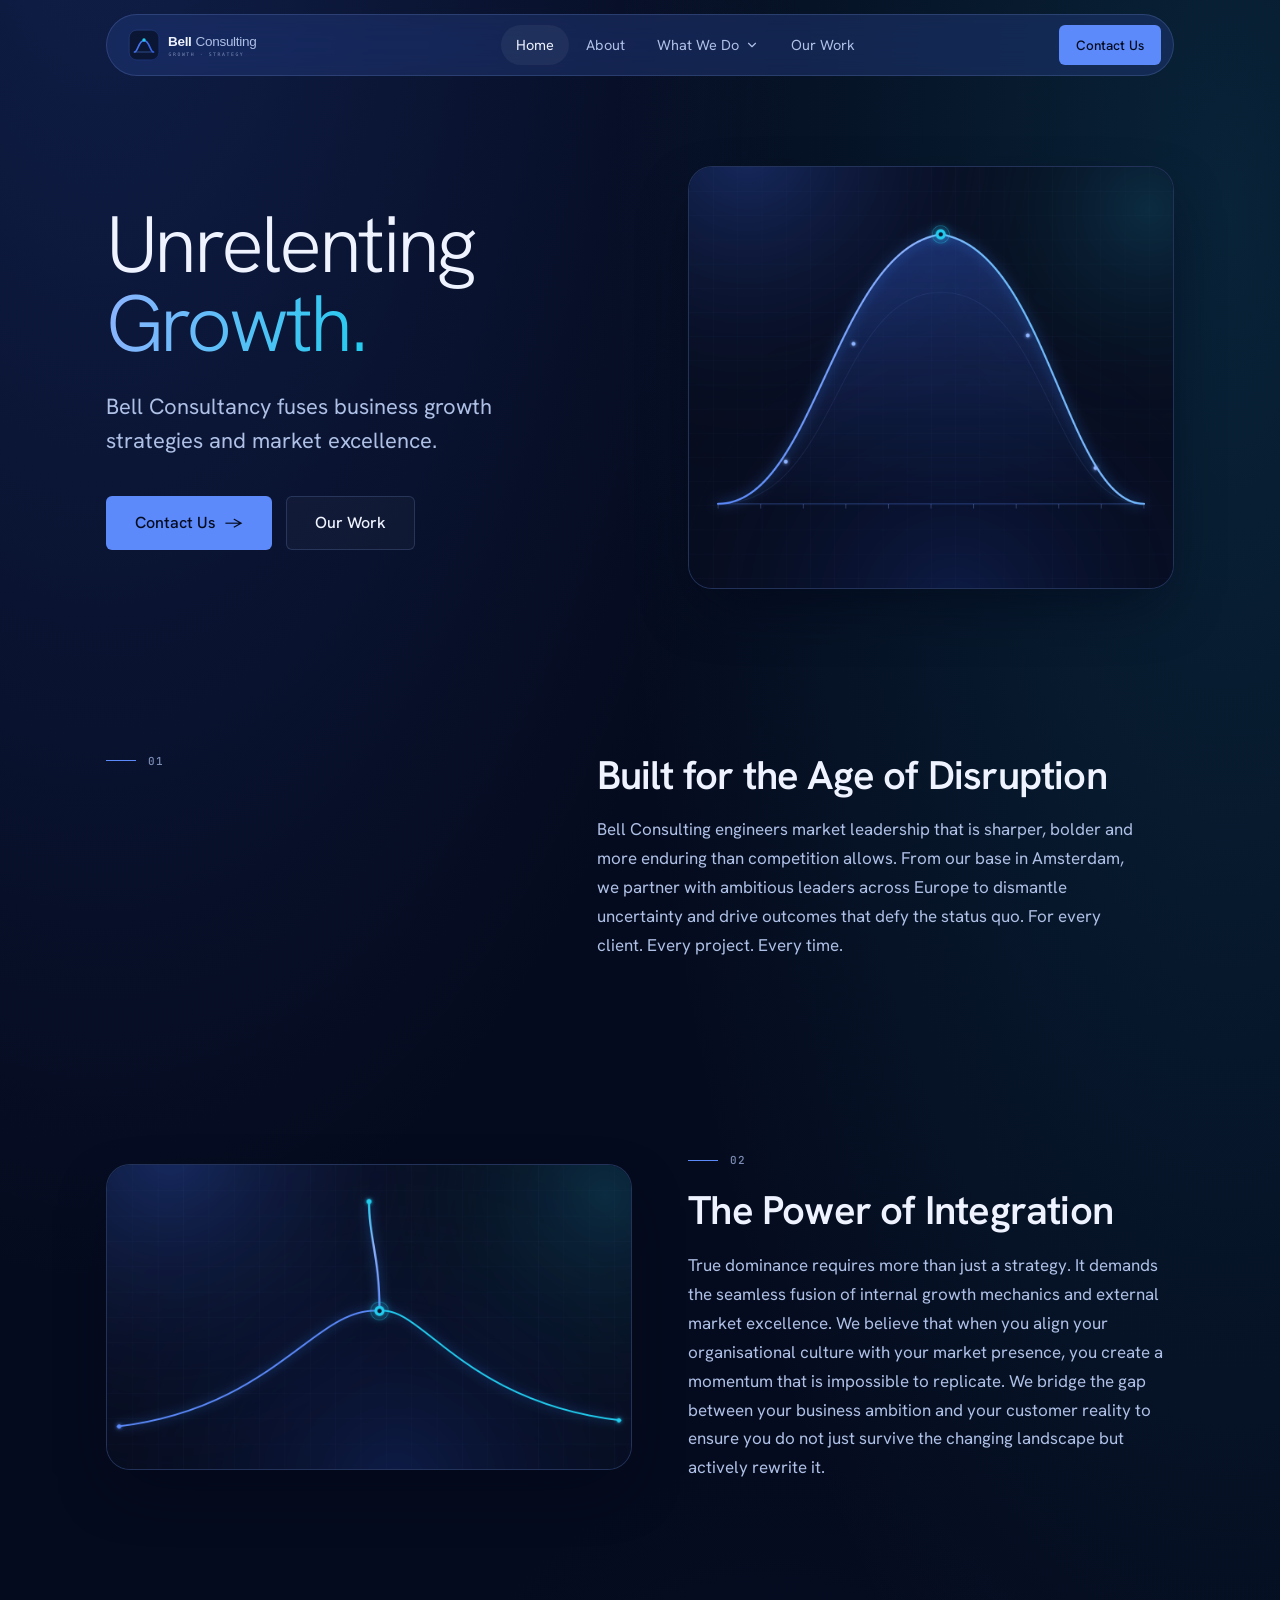
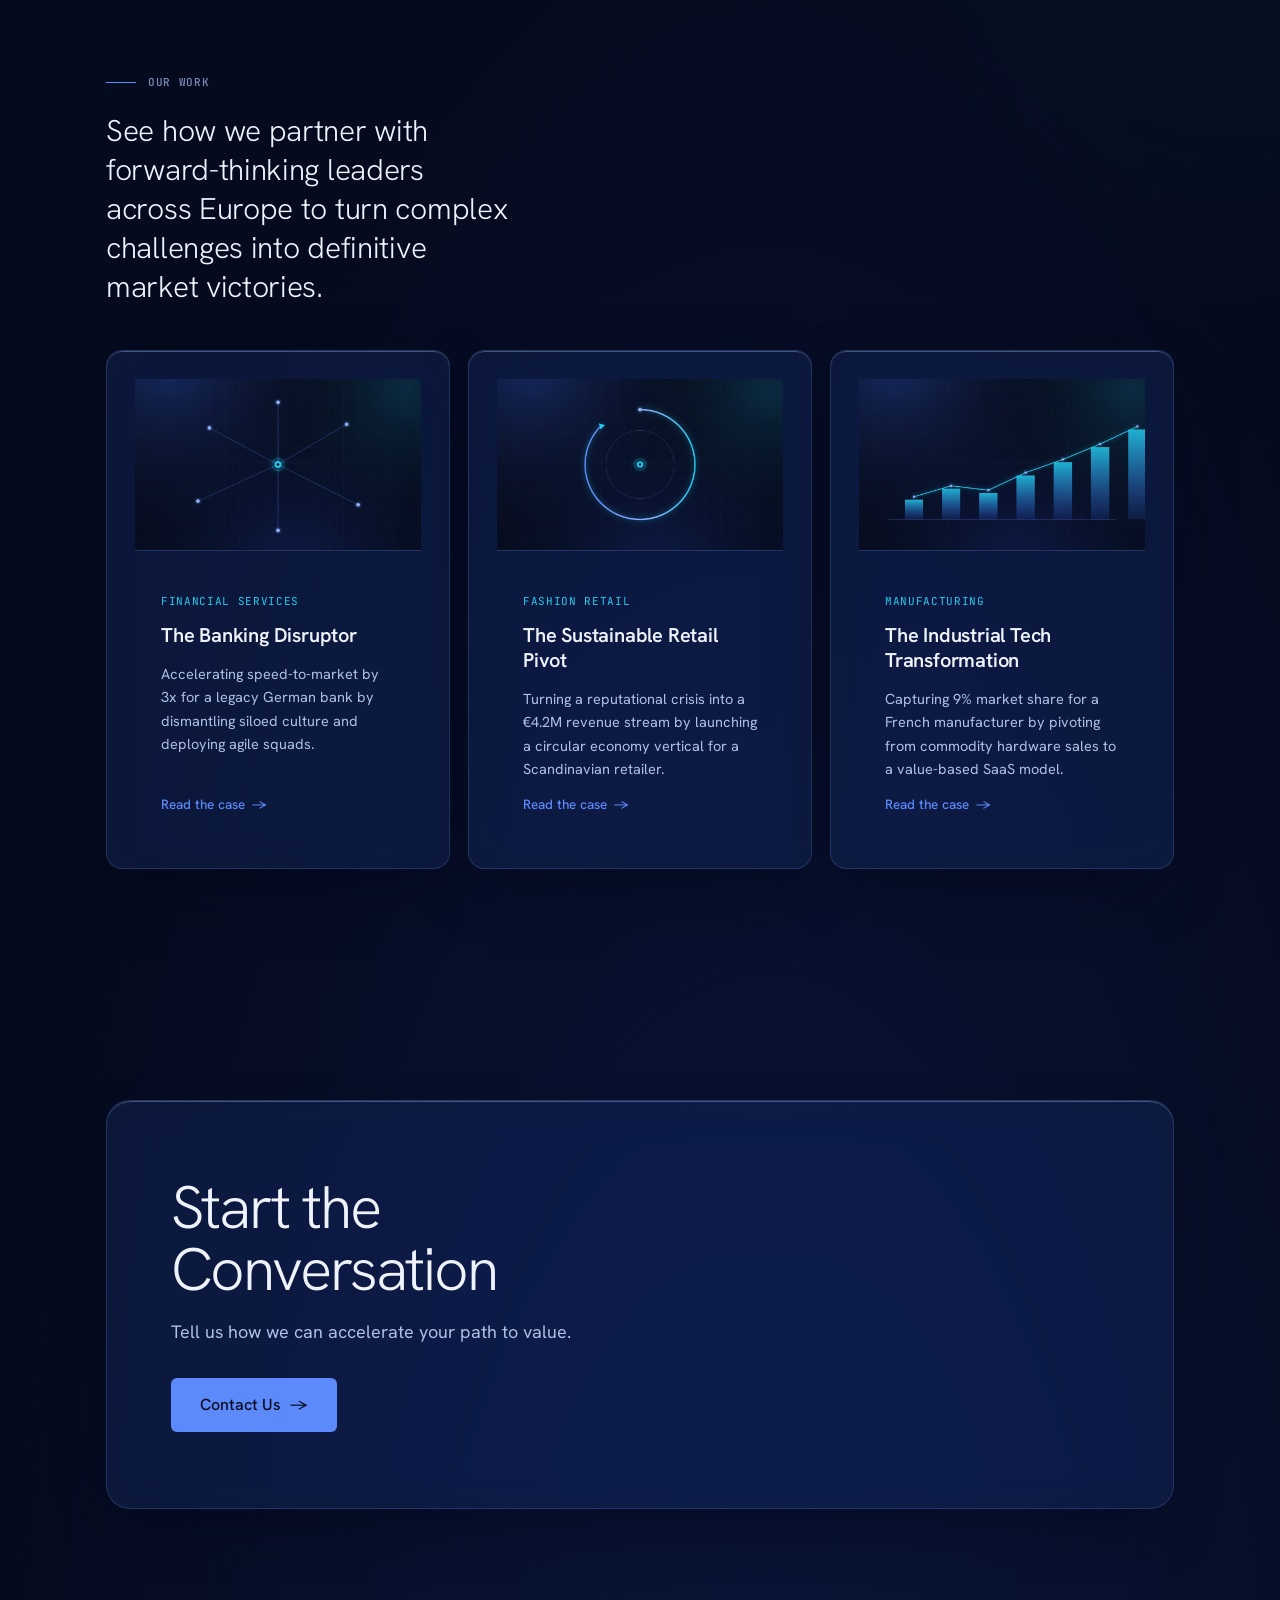
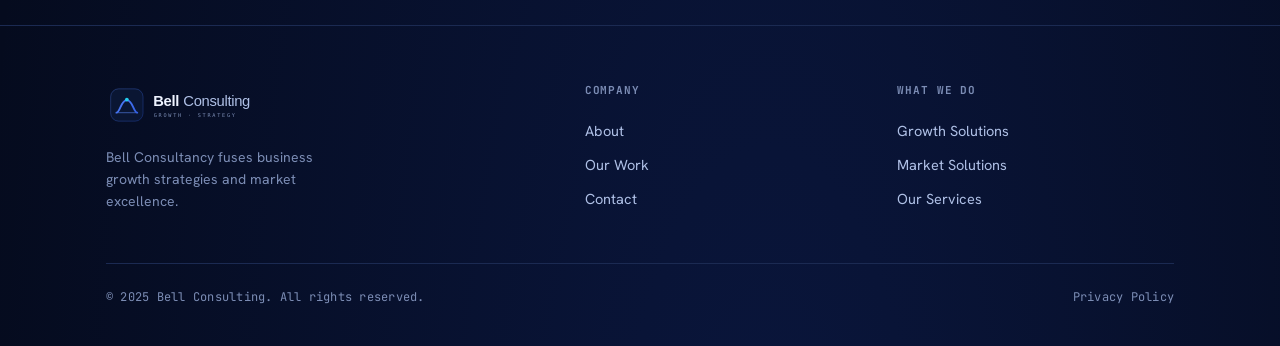
<file: index.html>
<!DOCTYPE html>
<html lang="en" data-theme="dark">
<head>
  <meta charset="UTF-8">
  <meta name="viewport" content="width=device-width, initial-scale=1.0">
  <title>Bell Consulting | Unrelenting Growth.</title>
  <meta name="description" content="Bell Consultancy fuses business growth strategies and market excellence.">
  <meta name="keywords" content="Bell Consulting">
  <link rel="icon" href="assets/favicon.svg" type="image/svg+xml">
  <link rel="icon" href="assets/favicon-32.png" sizes="32x32" type="image/png">
  <link rel="apple-touch-icon" href="assets/apple-touch-icon.png">
  <link rel="preconnect" href="https://fonts.googleapis.com">
  <link rel="preconnect" href="https://fonts.gstatic.com" crossorigin>
  <link href="https://fonts.googleapis.com/css2?family=Hanken+Grotesk:wght@300;400;500;600;700&family=JetBrains+Mono:wght@400;500&display=swap" rel="stylesheet">
  <link rel="stylesheet" href="css/tokens.css">
  <link rel="stylesheet" href="css/style.css">
</head>
<body class="field">
  <header class="nav">
    <div class="wrap">
      <div class="nav__inner">
        <a class="nav__logo" href="./" aria-label="Bell Consulting home">
          <img src="assets/logo-wordmark-light.svg" alt="Bell Consulting">
        </a>
        <nav class="nav__menu" aria-label="Primary">
          <a class="nav__link" href="./" aria-current="page">Home</a>
          <a class="nav__link" href="about">About</a>
          <div class="nav__has-menu">
            <button class="nav__trigger" aria-haspopup="true" aria-expanded="false">
              What We Do
              <svg width="14" height="14" viewBox="0 0 24 24" fill="none" stroke="currentColor" stroke-width="2" stroke-linecap="round" stroke-linejoin="round"><path d="m6 9 6 6 6-6"/></svg>
            </button>
            <div class="nav__dropdown" role="menu">
              <a href="growth-solutions" role="menuitem">Growth Solutions<span>INTERNAL GROWTH ENGINES</span></a>
              <a href="market-solutions" role="menuitem">Market Solutions<span>DEMAND &amp; BRAND</span></a>
              <a href="services" role="menuitem">Our Services<span>FULL CAPABILITY SET</span></a>
            </div>
          </div>
          <a class="nav__link" href="work">Our Work</a>
        </nav>
        <div class="nav__right">
          <a class="btn btn--primary btn--sm" href="contact">Contact Us</a>
          <button class="nav__burger" aria-label="Open menu" aria-expanded="false">
            <svg width="24" height="24" viewBox="0 0 24 24" fill="none" stroke="currentColor" stroke-width="2" stroke-linecap="round"><path d="M3 6h18M3 12h18M3 18h18"/></svg>
          </button>
        </div>
      </div>
      <div class="nav__drawer">
        <a href="./">Home</a>
        <a href="about">About</a>
        <div class="grp">What We Do</div>
        <a class="sub" href="growth-solutions">Growth Solutions</a>
        <a class="sub" href="market-solutions">Market Solutions</a>
        <a class="sub" href="services">Our Services</a>
        <a href="work">Our Work</a>
        <a class="btn btn--primary" href="contact">Contact Us</a>
      </div>
    </div>
  </header>

  <main>
    <section class="hero">
      <div class="wrap lead-grid">
        <div class="hero__text">
          <h1>Unrelenting <em>Growth.</em></h1>
          <p class="hero__lead">Bell Consultancy fuses business growth strategies and market excellence.</p>
          <div class="hero__cta">
            <a class="btn btn--primary btn--lg" href="contact">Contact Us <span class="arrow">&rarr;</span></a>
            <a class="btn btn--ghost btn--lg" href="work">Our Work</a>
          </div>
        </div>
        <div class="lead-grid__media media">
          <img src="assets/img/hero.png" alt="A rising bell curve peaking at a signal node" width="1240" height="1080">
        </div>
      </div>
    </section>

    <section class="section">
      <div class="wrap">
        <div class="split">
          <div class="split__aside">
            <div class="eyebrow-row"><span class="eyebrow">01</span></div>
          </div>
          <div class="block">
            <h2 class="block__head">Built for the Age of Disruption</h2>
            <p class="block__body">Bell Consulting engineers market leadership that is sharper, bolder and more enduring than competition allows. From our base in Amsterdam, we partner with ambitious leaders across Europe to dismantle uncertainty and drive outcomes that defy the status quo. For every client. Every project. Every time.</p>
          </div>
        </div>
      </div>
    </section>

    <section class="section--tight">
      <div class="wrap lead-grid">
        <div class="lead-grid__media media">
          <img src="assets/img/integration.png" alt="Two streams converging into a single upward line" width="1240" height="720">
        </div>
        <div class="block">
          <div class="eyebrow-row"><span class="eyebrow">02</span></div>
          <h2 class="block__head">The Power of Integration</h2>
          <p class="block__body">True dominance requires more than just a strategy. It demands the seamless fusion of internal growth mechanics and external market excellence. We believe that when you align your organisational culture with your market presence, you create a momentum that is impossible to replicate. We bridge the gap between your business ambition and your customer reality to ensure you do not just survive the changing landscape but actively rewrite it.</p>
        </div>
      </div>
    </section>

    <section class="section">
      <div class="wrap">
        <div class="section-intro">
          <div class="eyebrow-row"><span class="eyebrow">Our Work</span></div>
          <p class="statement">See how we partner with forward-thinking leaders across Europe to turn complex challenges into definitive market victories.</p>
        </div>
        <div class="cases">
          <a class="glass glass-hairline case-card" href="work">
            <div class="case-card__media"><img src="assets/img/case-banking.png" alt="" width="1000" height="640"></div>
            <div class="case-card__inner">
              <span class="case-card__tag">Financial Services</span>
              <h3>The Banking Disruptor</h3>
              <p>Accelerating speed-to-market by 3x for a legacy German bank by dismantling siloed culture and deploying agile squads.</p>
              <span class="case-card__more">Read the case <span class="arrow">&rarr;</span></span>
            </div>
          </a>
          <a class="glass glass-hairline case-card" href="work">
            <div class="case-card__media"><img src="assets/img/case-retail.png" alt="" width="1000" height="640"></div>
            <div class="case-card__inner">
              <span class="case-card__tag">Fashion Retail</span>
              <h3>The Sustainable Retail Pivot</h3>
              <p>Turning a reputational crisis into a &euro;4.2M revenue stream by launching a circular economy vertical for a Scandinavian retailer.</p>
              <span class="case-card__more">Read the case <span class="arrow">&rarr;</span></span>
            </div>
          </a>
          <a class="glass glass-hairline case-card" href="work">
            <div class="case-card__media"><img src="assets/img/case-industrial.png" alt="" width="1000" height="640"></div>
            <div class="case-card__inner">
              <span class="case-card__tag">Manufacturing</span>
              <h3>The Industrial Tech Transformation</h3>
              <p>Capturing 9% market share for a French manufacturer by pivoting from commodity hardware sales to a value-based SaaS model.</p>
              <span class="case-card__more">Read the case <span class="arrow">&rarr;</span></span>
            </div>
          </a>
        </div>
      </div>
    </section>

    <section class="section">
      <div class="wrap">
        <div class="glass glass-hairline cta-band">
          <h2>Start the Conversation</h2>
          <p>Tell us how we can accelerate your path to value.</p>
          <div class="cta-band__row">
            <a class="btn btn--primary btn--lg" href="contact">Contact Us <span class="arrow">&rarr;</span></a>
          </div>
        </div>
      </div>
    </section>
  </main>

  <footer class="footer">
    <div class="wrap">
      <div class="footer__grid">
        <div class="footer__brand">
          <img src="assets/logo-wordmark-light.svg" alt="Bell Consulting">
          <p>Bell Consultancy fuses business growth strategies and market excellence.</p>
        </div>
        <div class="footer__col">
          <h5>Company</h5>
          <a href="about">About</a>
          <a href="work">Our Work</a>
          <a href="contact">Contact</a>
        </div>
        <div class="footer__col">
          <h5>What We Do</h5>
          <a href="growth-solutions">Growth Solutions</a>
          <a href="market-solutions">Market Solutions</a>
          <a href="services">Our Services</a>
        </div>
      </div>
      <div class="footer__bottom">
        <span>&copy; 2025 Bell Consulting. All rights reserved.</span>
        <a href="privacy">Privacy Policy</a>
      </div>
    </div>
  </footer>

  <script type="module" src="js/main.js"></script>
</body>
</html>
</file>
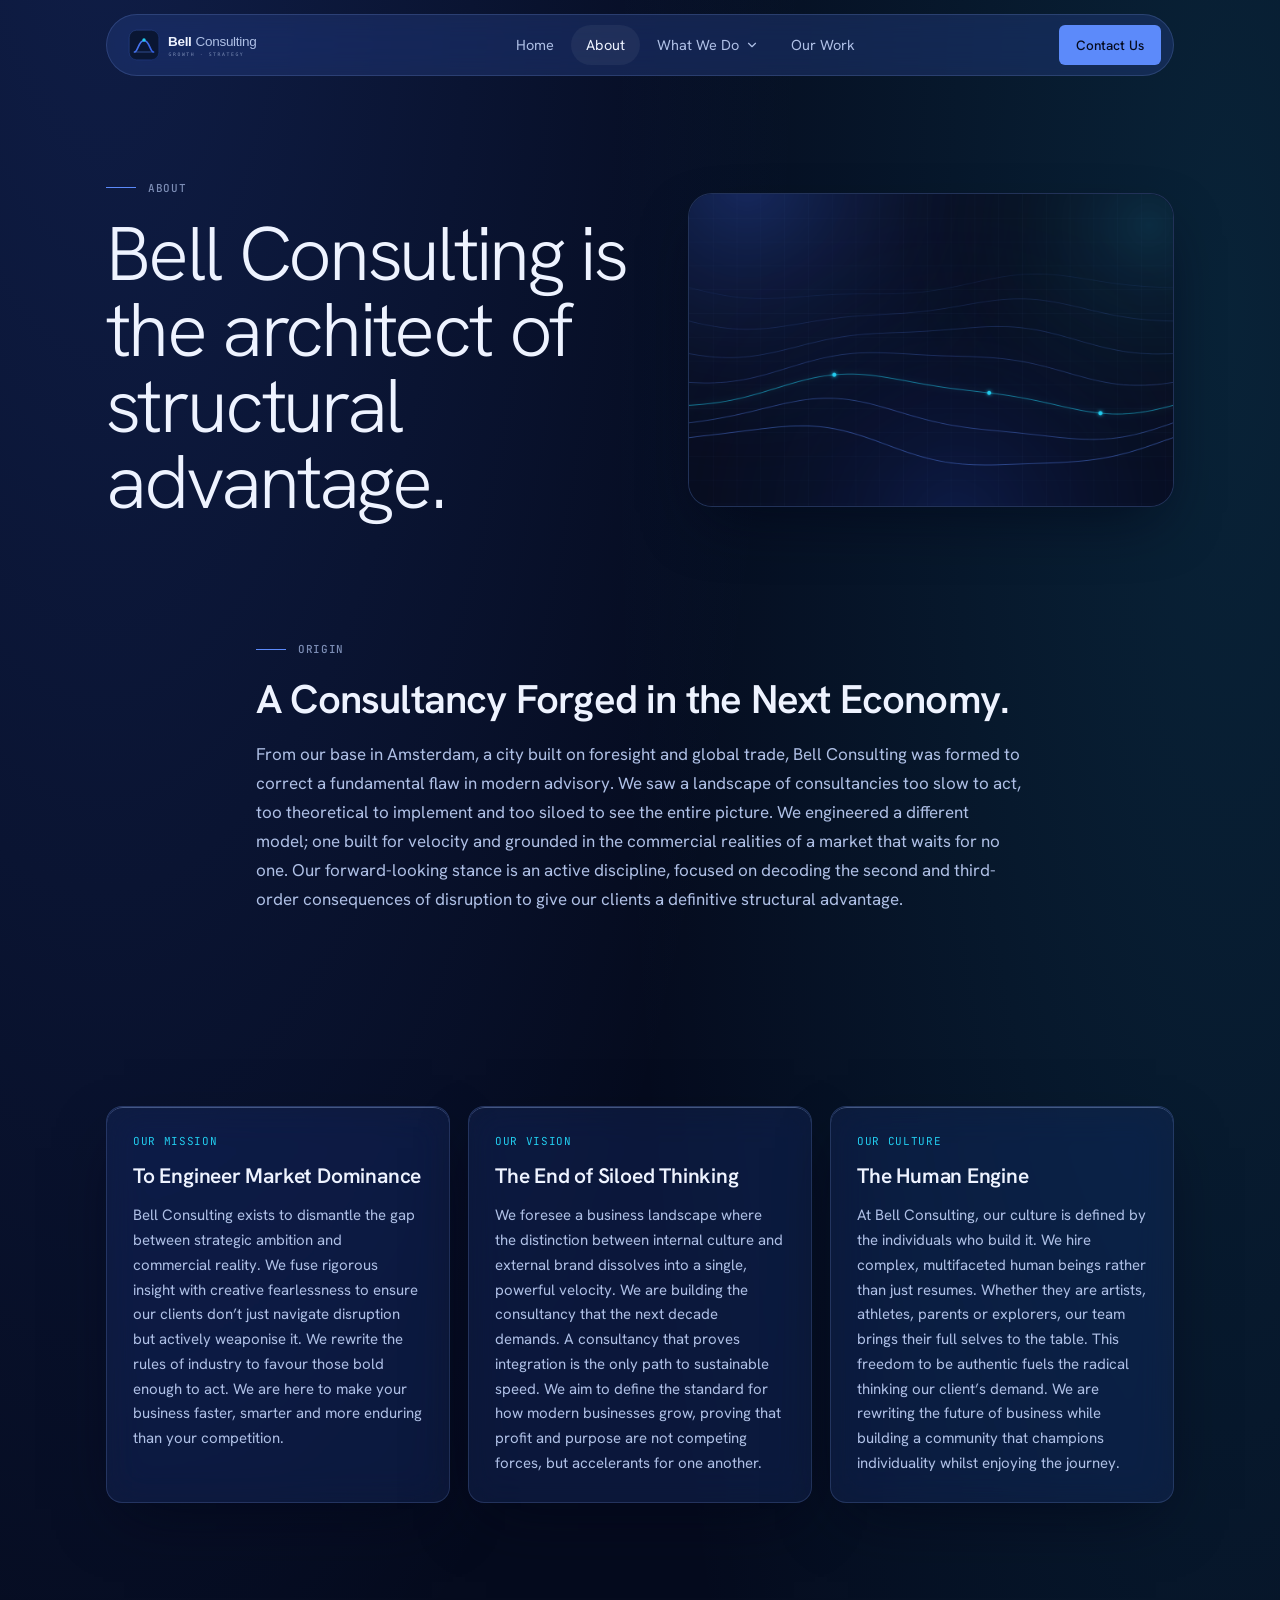
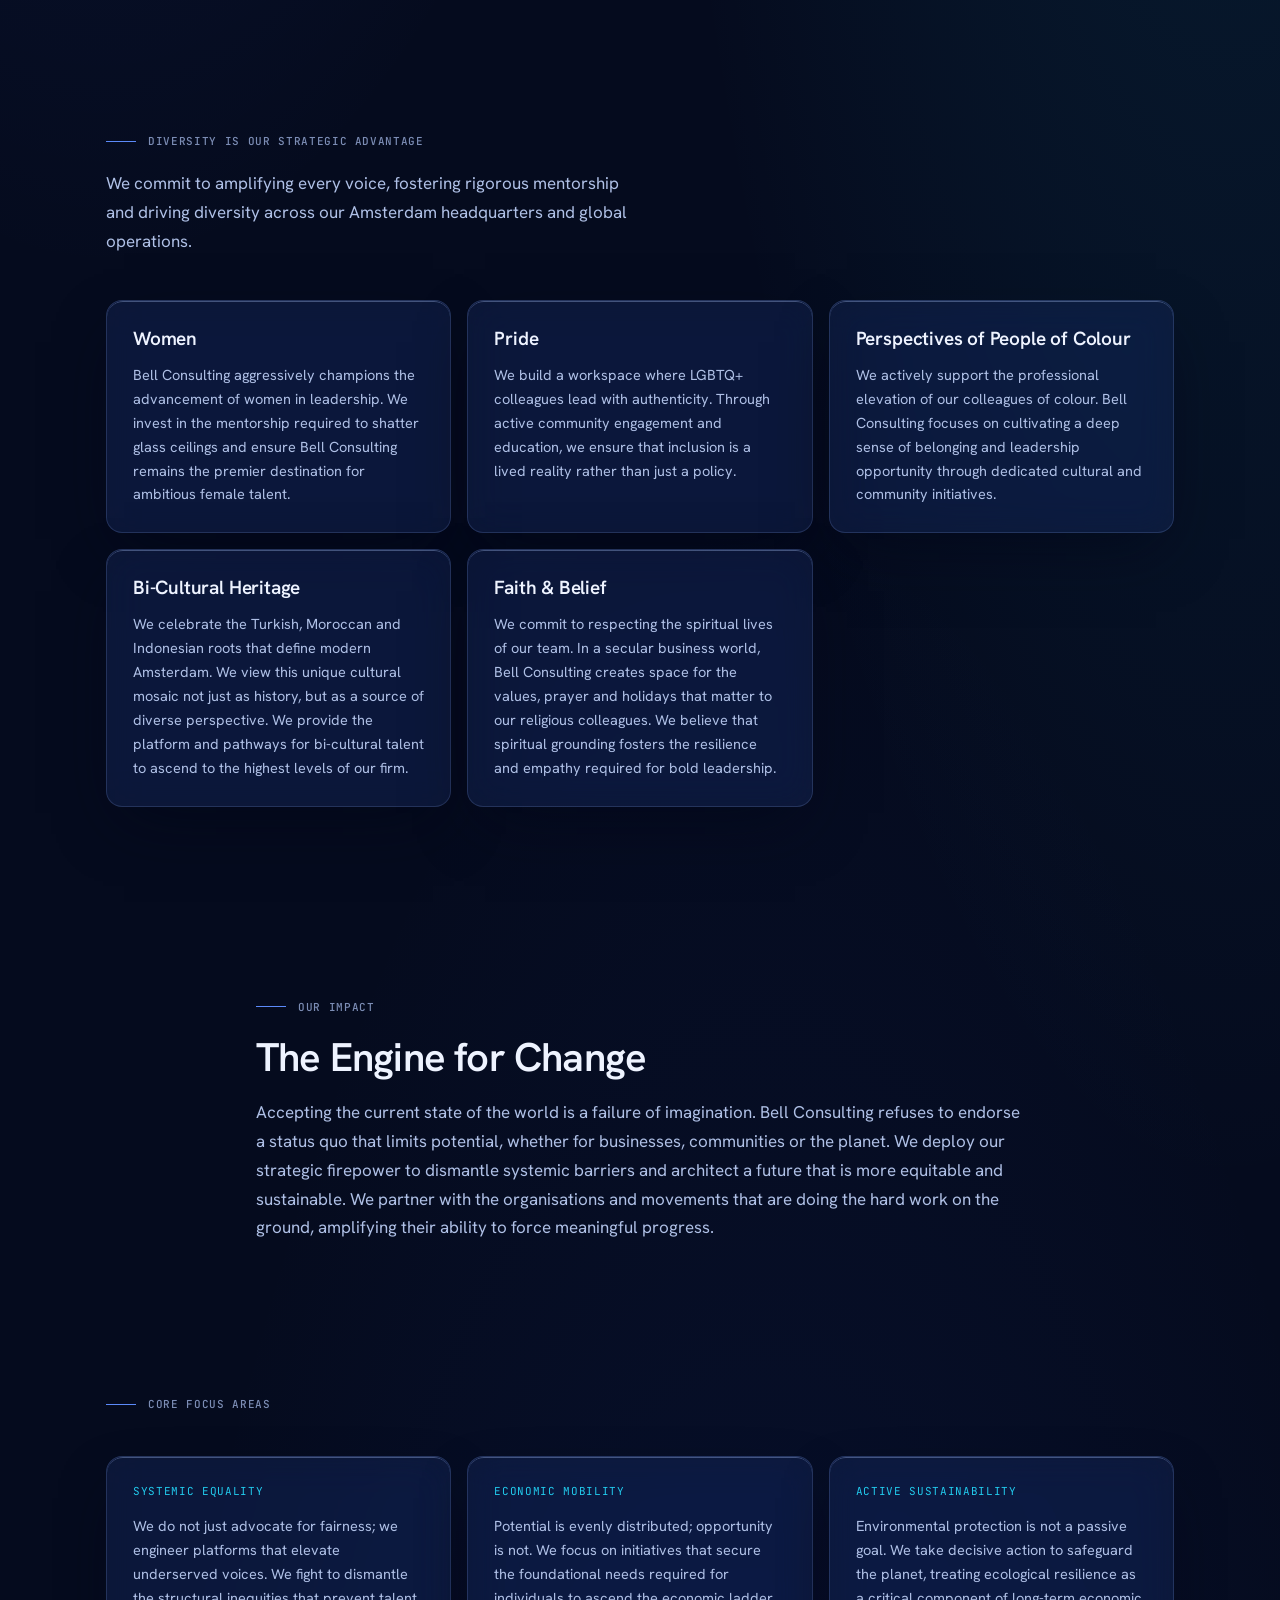
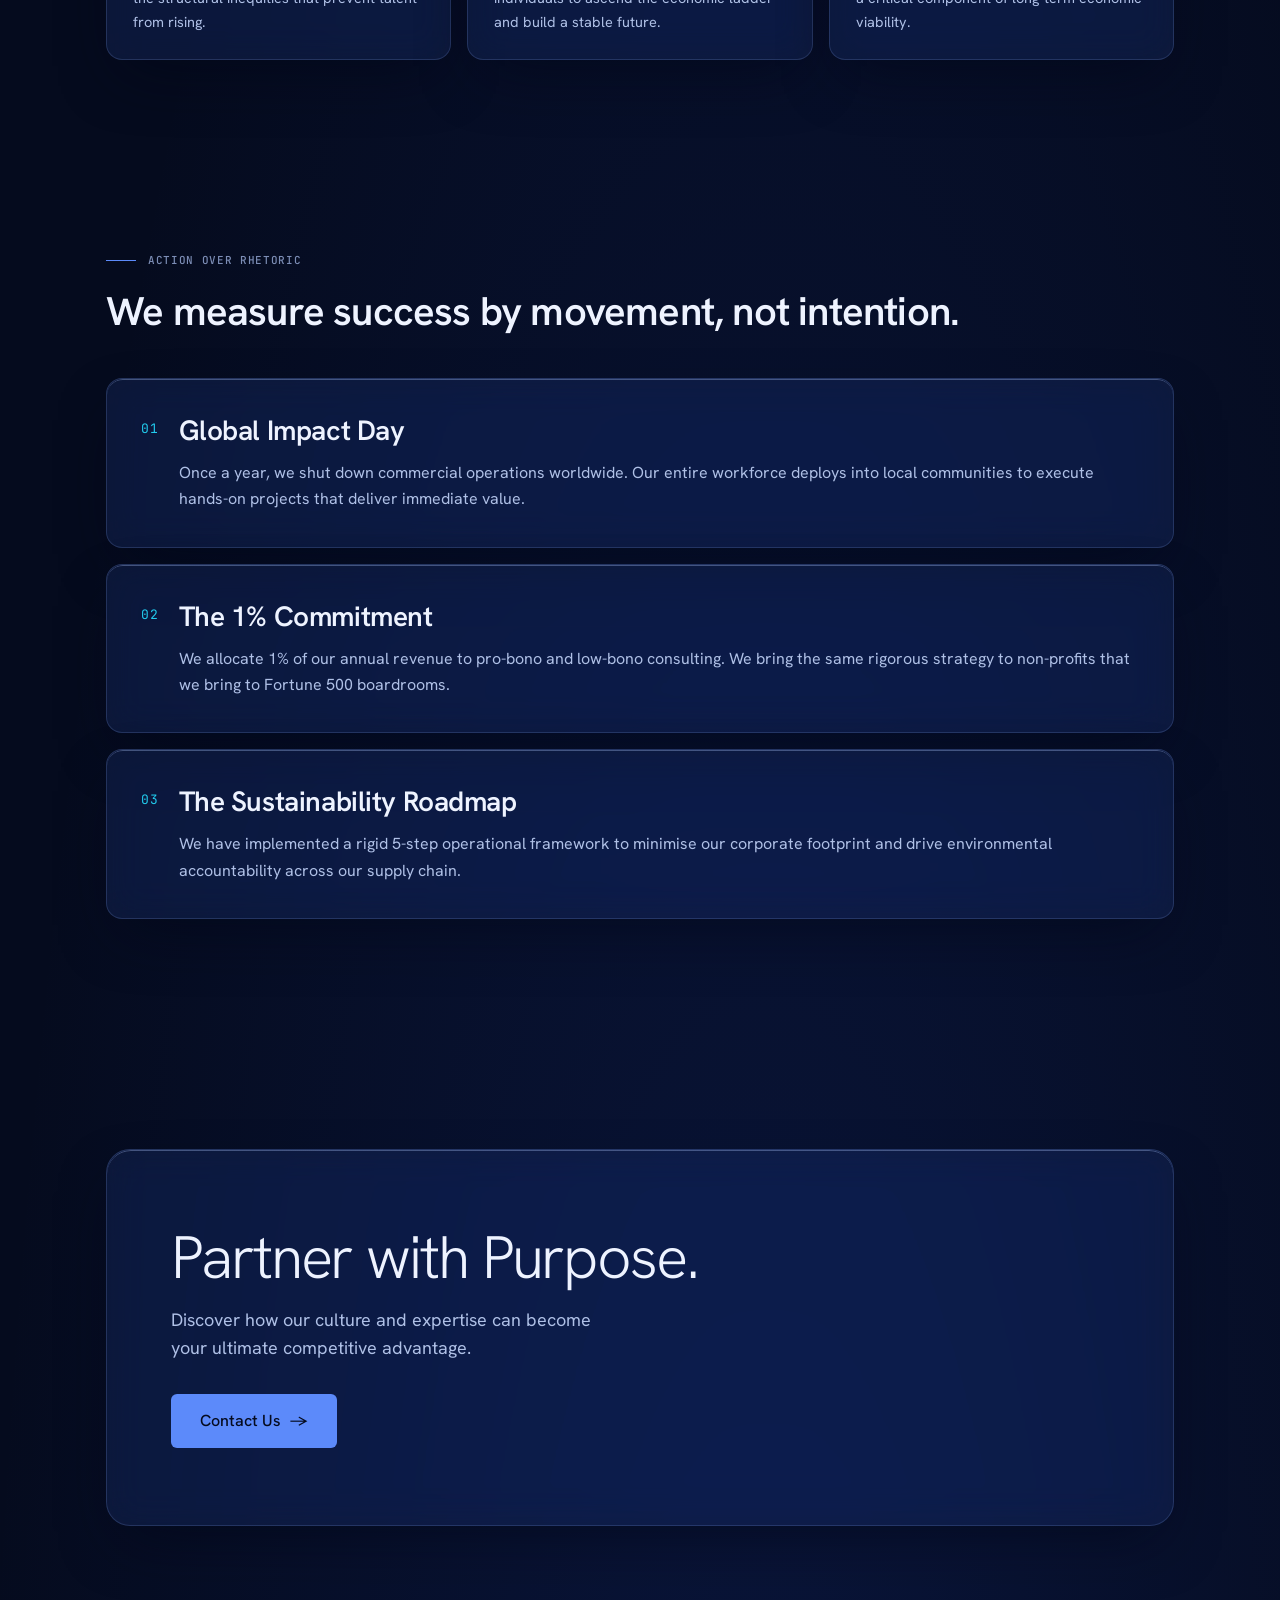
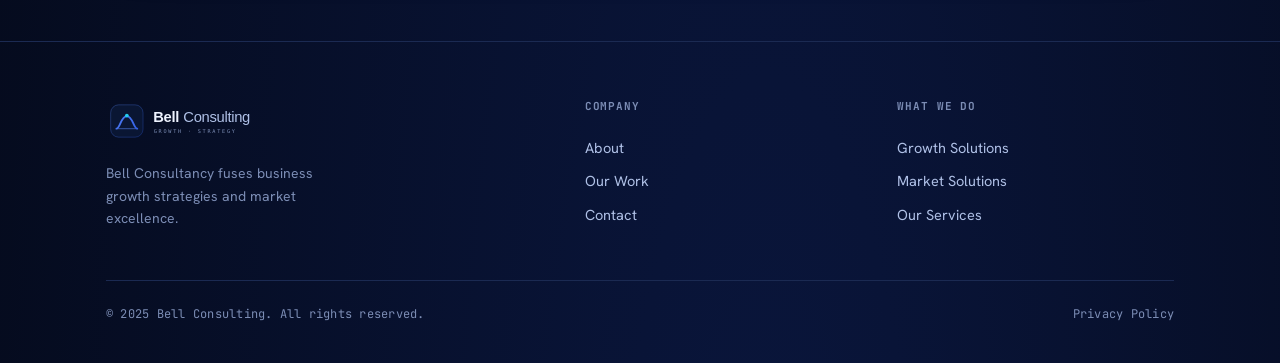
<file: about.html>
<!DOCTYPE html>
<html lang="en" data-theme="dark">
<head>
  <meta charset="UTF-8">
  <meta name="viewport" content="width=device-width, initial-scale=1.0">
  <title>Bell Consulting | About</title>
  <meta name="description" content="Bell Consulting is the architects of structural advantage.">
  <meta name="keywords" content="Bell Consulting, Bell Consulting About">
  <link rel="icon" href="assets/favicon.svg" type="image/svg+xml">
  <link rel="icon" href="assets/favicon-32.png" sizes="32x32" type="image/png">
  <link rel="apple-touch-icon" href="assets/apple-touch-icon.png">
  <link rel="preconnect" href="https://fonts.googleapis.com">
  <link rel="preconnect" href="https://fonts.gstatic.com" crossorigin>
  <link href="https://fonts.googleapis.com/css2?family=Hanken+Grotesk:wght@300;400;500;600;700&family=JetBrains+Mono:wght@400;500&display=swap" rel="stylesheet">
  <link rel="stylesheet" href="css/tokens.css">
  <link rel="stylesheet" href="css/style.css">
</head>
<body class="field">
  <header class="nav">
    <div class="wrap">
      <div class="nav__inner">
        <a class="nav__logo" href="./" aria-label="Bell Consulting home">
          <img src="assets/logo-wordmark-light.svg" alt="Bell Consulting">
        </a>
        <nav class="nav__menu" aria-label="Primary">
          <a class="nav__link" href="./">Home</a>
          <a class="nav__link" href="about" aria-current="page">About</a>
          <div class="nav__has-menu">
            <button class="nav__trigger" aria-haspopup="true" aria-expanded="false">
              What We Do
              <svg width="14" height="14" viewBox="0 0 24 24" fill="none" stroke="currentColor" stroke-width="2" stroke-linecap="round" stroke-linejoin="round"><path d="m6 9 6 6 6-6"/></svg>
            </button>
            <div class="nav__dropdown" role="menu">
              <a href="growth-solutions" role="menuitem">Growth Solutions<span>INTERNAL GROWTH ENGINES</span></a>
              <a href="market-solutions" role="menuitem">Market Solutions<span>DEMAND &amp; BRAND</span></a>
              <a href="services" role="menuitem">Our Services<span>FULL CAPABILITY SET</span></a>
            </div>
          </div>
          <a class="nav__link" href="work">Our Work</a>
        </nav>
        <div class="nav__right">
          <a class="btn btn--primary btn--sm" href="contact">Contact Us</a>
          <button class="nav__burger" aria-label="Open menu" aria-expanded="false">
            <svg width="24" height="24" viewBox="0 0 24 24" fill="none" stroke="currentColor" stroke-width="2" stroke-linecap="round"><path d="M3 6h18M3 12h18M3 18h18"/></svg>
          </button>
        </div>
      </div>
      <div class="nav__drawer">
        <a href="./">Home</a>
        <a href="about">About</a>
        <div class="grp">What We Do</div>
        <a class="sub" href="growth-solutions">Growth Solutions</a>
        <a class="sub" href="market-solutions">Market Solutions</a>
        <a class="sub" href="services">Our Services</a>
        <a href="work">Our Work</a>
        <a class="btn btn--primary" href="contact">Contact Us</a>
      </div>
    </div>
  </header>

  <main>
    <section class="phero">
      <div class="wrap lead-grid">
        <div>
          <div class="eyebrow-row"><span class="eyebrow">About</span></div>
          <h1>Bell Consulting is the architect of structural advantage.</h1>
        </div>
        <div class="lead-grid__media media">
          <img src="assets/img/about.png" alt="Topographic contour lines tracing a path across a navy field" width="1180" height="760">
        </div>
      </div>
    </section>

    <section class="section--tight">
      <div class="wrap wrap--narrow">
        <div class="eyebrow-row"><span class="eyebrow">Origin</span></div>
        <h2 class="block__head">A Consultancy Forged in the Next Economy.</h2>
        <p class="block__body">From our base in Amsterdam, a city built on foresight and global trade, Bell Consulting was formed to correct a fundamental flaw in modern advisory. We saw a landscape of consultancies too slow to act, too theoretical to implement and too siloed to see the entire picture. We engineered a different model; one built for velocity and grounded in the commercial realities of a market that waits for no one. Our forward-looking stance is an active discipline, focused on decoding the second and third-order consequences of disruption to give our clients a definitive structural advantage.</p>
      </div>
    </section>

    <section class="section">
      <div class="wrap">
        <div class="trio">
          <div class="glass glass-hairline feature">
            <div class="feature__tag">Our Mission</div>
            <h4>To Engineer Market Dominance</h4>
            <p>Bell Consulting exists to dismantle the gap between strategic ambition and commercial reality. We fuse rigorous insight with creative fearlessness to ensure our clients don&rsquo;t just navigate disruption but actively weaponise it. We rewrite the rules of industry to favour those bold enough to act. We are here to make your business faster, smarter and more enduring than your competition.</p>
          </div>
          <div class="glass glass-hairline feature">
            <div class="feature__tag">Our Vision</div>
            <h4>The End of Siloed Thinking</h4>
            <p>We foresee a business landscape where the distinction between internal culture and external brand dissolves into a single, powerful velocity. We are building the consultancy that the next decade demands. A consultancy that proves integration is the only path to sustainable speed. We aim to define the standard for how modern businesses grow, proving that profit and purpose are not competing forces, but accelerants for one another.</p>
          </div>
          <div class="glass glass-hairline feature">
            <div class="feature__tag">Our Culture</div>
            <h4>The Human Engine</h4>
            <p>At Bell Consulting, our culture is defined by the individuals who build it. We hire complex, multifaceted human beings rather than just resumes. Whether they are artists, athletes, parents or explorers, our team brings their full selves to the table. This freedom to be authentic fuels the radical thinking our client&rsquo;s demand. We are rewriting the future of business while building a community that champions individuality whilst enjoying the journey.</p>
          </div>
        </div>
      </div>
    </section>

    <section class="section">
      <div class="wrap">
        <div class="block section-intro">
          <div class="eyebrow-row"><span class="eyebrow">Diversity is Our Strategic Advantage</span></div>
          <p class="block__body">We commit to amplifying every voice, fostering rigorous mentorship and driving diversity across our Amsterdam headquarters and global operations.</p>
        </div>
        <div class="feature-grid feature-grid--three">
          <div class="glass glass-hairline feature">
            <h4>Women</h4>
            <p>Bell Consulting aggressively champions the advancement of women in leadership. We invest in the mentorship required to shatter glass ceilings and ensure Bell Consulting remains the premier destination for ambitious female talent.</p>
          </div>
          <div class="glass glass-hairline feature">
            <h4>Pride</h4>
            <p>We build a workspace where LGBTQ+ colleagues lead with authenticity. Through active community engagement and education, we ensure that inclusion is a lived reality rather than just a policy.</p>
          </div>
          <div class="glass glass-hairline feature">
            <h4>Perspectives of People of Colour</h4>
            <p>We actively support the professional elevation of our colleagues of colour. Bell Consulting focuses on cultivating a deep sense of belonging and leadership opportunity through dedicated cultural and community initiatives.</p>
          </div>
          <div class="glass glass-hairline feature">
            <h4>Bi-Cultural Heritage</h4>
            <p>We celebrate the Turkish, Moroccan and Indonesian roots that define modern Amsterdam. We view this unique cultural mosaic not just as history, but as a source of diverse perspective. We provide the platform and pathways for bi-cultural talent to ascend to the highest levels of our firm.</p>
          </div>
          <div class="glass glass-hairline feature">
            <h4>Faith &amp; Belief</h4>
            <p>We commit to respecting the spiritual lives of our team. In a secular business world, Bell Consulting creates space for the values, prayer and holidays that matter to our religious colleagues. We believe that spiritual grounding fosters the resilience and empathy required for bold leadership.</p>
          </div>
        </div>
      </div>
    </section>

    <section class="section--tight">
      <div class="wrap wrap--narrow">
        <div class="eyebrow-row"><span class="eyebrow">Our Impact</span></div>
        <h2 class="block__head">The Engine for Change</h2>
        <p class="block__body">Accepting the current state of the world is a failure of imagination. Bell Consulting refuses to endorse a status quo that limits potential, whether for businesses, communities or the planet. We deploy our strategic firepower to dismantle systemic barriers and architect a future that is more equitable and sustainable. We partner with the organisations and movements that are doing the hard work on the ground, amplifying their ability to force meaningful progress.</p>
      </div>
    </section>

    <section class="section--tight">
      <div class="wrap">
        <div class="section-intro"><div class="eyebrow-row"><span class="eyebrow">Core Focus Areas</span></div></div>
        <div class="feature-grid feature-grid--three">
          <div class="glass glass-hairline feature">
            <div class="feature__tag">Systemic Equality</div>
            <p>We do not just advocate for fairness; we engineer platforms that elevate underserved voices. We fight to dismantle the structural inequities that prevent talent from rising.</p>
          </div>
          <div class="glass glass-hairline feature">
            <div class="feature__tag">Economic Mobility</div>
            <p>Potential is evenly distributed; opportunity is not. We focus on initiatives that secure the foundational needs required for individuals to ascend the economic ladder and build a stable future.</p>
          </div>
          <div class="glass glass-hairline feature">
            <div class="feature__tag">Active Sustainability</div>
            <p>Environmental protection is not a passive goal. We take decisive action to safeguard the planet, treating ecological resilience as a critical component of long-term economic viability.</p>
          </div>
        </div>
      </div>
    </section>

    <section class="section">
      <div class="wrap">
        <div class="section-intro">
          <div class="eyebrow-row"><span class="eyebrow">Action Over Rhetoric</span></div>
          <h2 class="block__head">We measure success by movement, not intention.</h2>
        </div>
        <div class="offer">
          <div class="glass glass-hairline offer__item open">
            <div class="offer__head">
              <span class="offer__num">01</span>
              <div>
                <h3 class="offer__title">Global Impact Day</h3>
                <p class="offer__desc">Once a year, we shut down commercial operations worldwide. Our entire workforce deploys into local communities to execute hands-on projects that deliver immediate value.</p>
              </div>
            </div>
          </div>
          <div class="glass glass-hairline offer__item open">
            <div class="offer__head">
              <span class="offer__num">02</span>
              <div>
                <h3 class="offer__title">The 1% Commitment</h3>
                <p class="offer__desc">We allocate 1% of our annual revenue to pro-bono and low-bono consulting. We bring the same rigorous strategy to non-profits that we bring to Fortune 500 boardrooms.</p>
              </div>
            </div>
          </div>
          <div class="glass glass-hairline offer__item open">
            <div class="offer__head">
              <span class="offer__num">03</span>
              <div>
                <h3 class="offer__title">The Sustainability Roadmap</h3>
                <p class="offer__desc">We have implemented a rigid 5-step operational framework to minimise our corporate footprint and drive environmental accountability across our supply chain.</p>
              </div>
            </div>
          </div>
        </div>
      </div>
    </section>

    <section class="section">
      <div class="wrap">
        <div class="glass glass-hairline cta-band">
          <h2>Partner with Purpose.</h2>
          <p>Discover how our culture and expertise can become your ultimate competitive advantage.</p>
          <div class="cta-band__row">
            <a class="btn btn--primary btn--lg" href="contact">Contact Us <span class="arrow">&rarr;</span></a>
          </div>
        </div>
      </div>
    </section>
  </main>

  <footer class="footer">
    <div class="wrap">
      <div class="footer__grid">
        <div class="footer__brand">
          <img src="assets/logo-wordmark-light.svg" alt="Bell Consulting">
          <p>Bell Consultancy fuses business growth strategies and market excellence.</p>
        </div>
        <div class="footer__col">
          <h5>Company</h5>
          <a href="about">About</a>
          <a href="work">Our Work</a>
          <a href="contact">Contact</a>
        </div>
        <div class="footer__col">
          <h5>What We Do</h5>
          <a href="growth-solutions">Growth Solutions</a>
          <a href="market-solutions">Market Solutions</a>
          <a href="services">Our Services</a>
        </div>
      </div>
      <div class="footer__bottom">
        <span>&copy; 2025 Bell Consulting. All rights reserved.</span>
        <a href="privacy">Privacy Policy</a>
      </div>
    </div>
  </footer>

  <script type="module" src="js/main.js"></script>
</body>
</html>
</file>
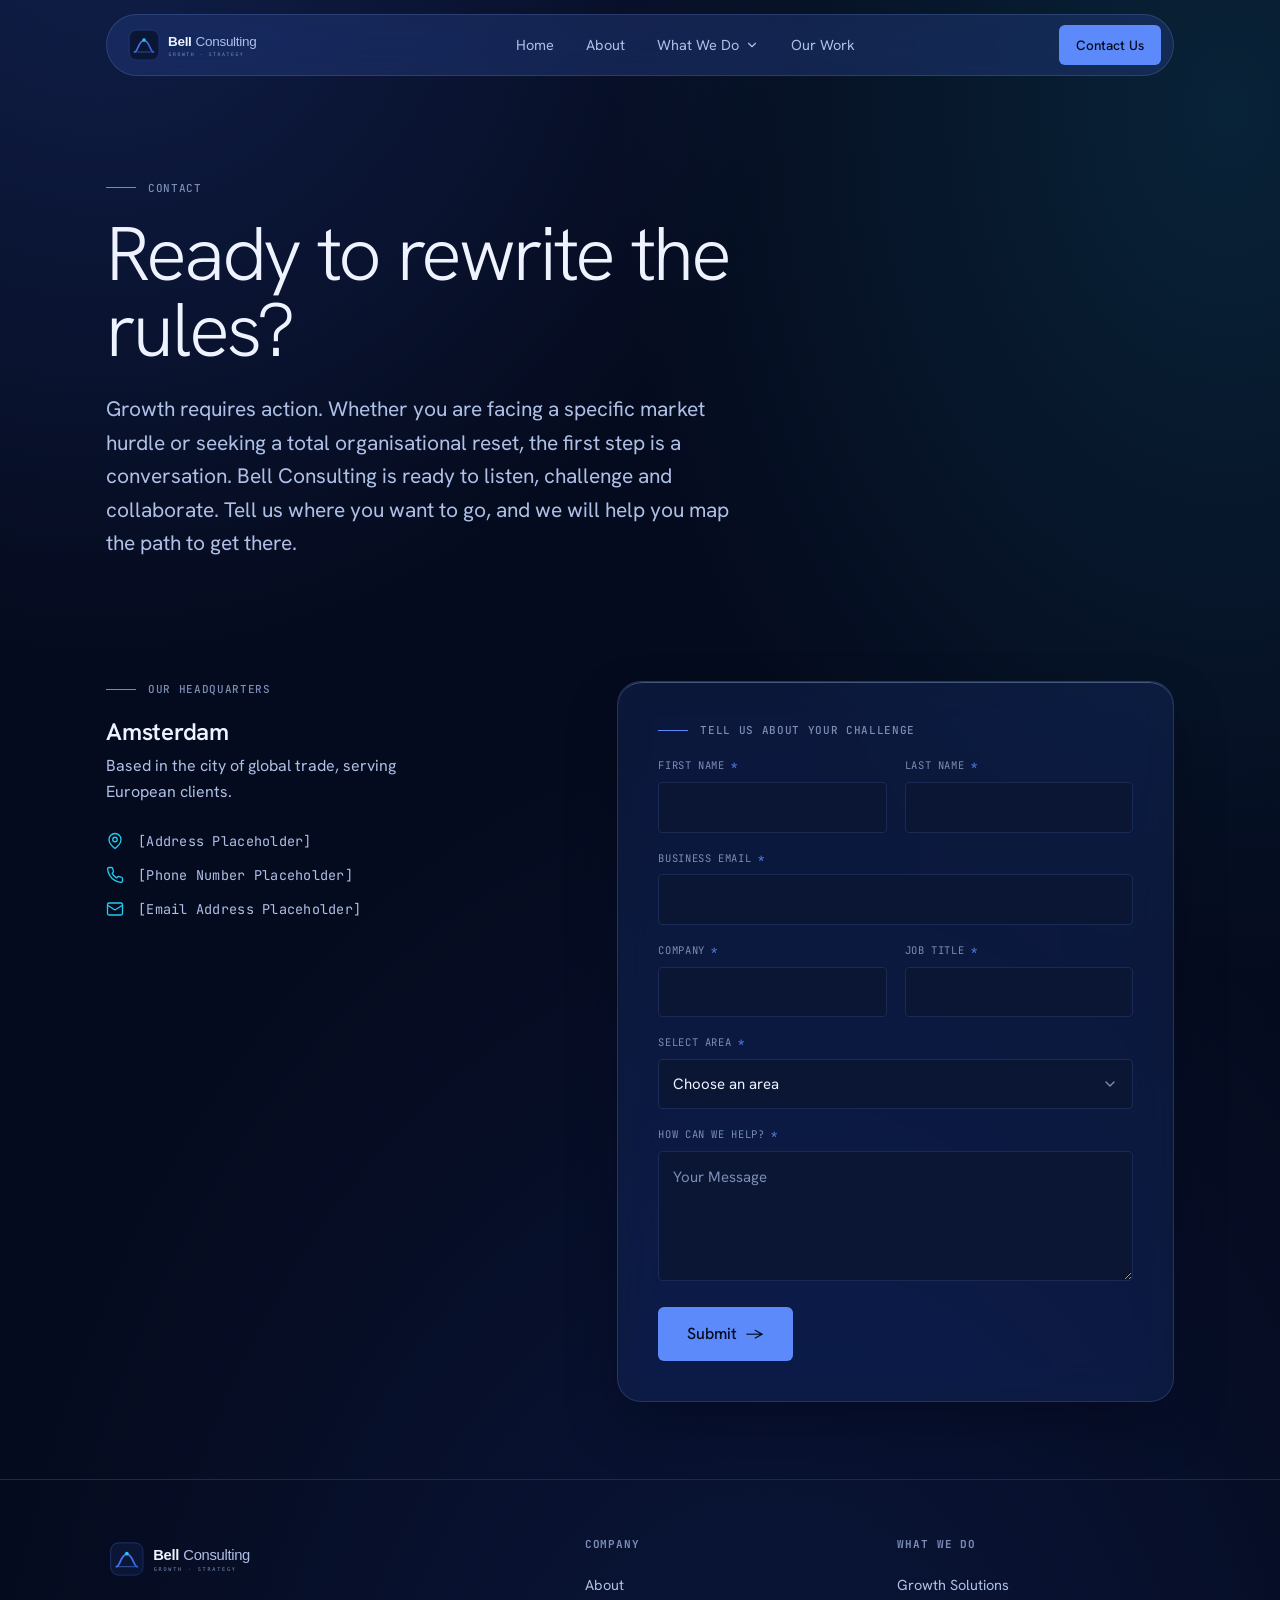
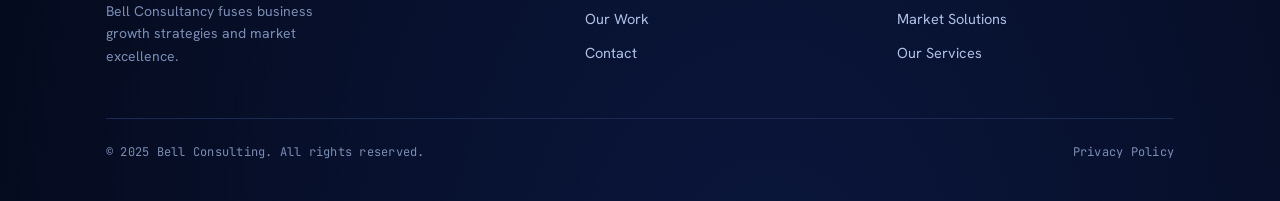
<file: contact.html>
<!DOCTYPE html>
<html lang="en" data-theme="dark">
<head>
  <meta charset="UTF-8">
  <meta name="viewport" content="width=device-width, initial-scale=1.0">
  <title>Bell Consulting | Contact Us</title>
  <meta name="description" content="Bell Consulting is ready to listen, challenge and collaborate.">
  <meta name="keywords" content="Bell Consulting, Bell Consulting Contact">
  <link rel="icon" href="assets/favicon.svg" type="image/svg+xml">
  <link rel="icon" href="assets/favicon-32.png" sizes="32x32" type="image/png">
  <link rel="apple-touch-icon" href="assets/apple-touch-icon.png">
  <link rel="preconnect" href="https://fonts.googleapis.com">
  <link rel="preconnect" href="https://fonts.gstatic.com" crossorigin>
  <link href="https://fonts.googleapis.com/css2?family=Hanken+Grotesk:wght@300;400;500;600;700&family=JetBrains+Mono:wght@400;500&display=swap" rel="stylesheet">
  <link rel="stylesheet" href="css/tokens.css">
  <link rel="stylesheet" href="css/style.css">
</head>
<body class="field">
  <header class="nav">
    <div class="wrap">
      <div class="nav__inner">
        <a class="nav__logo" href="./" aria-label="Bell Consulting home">
          <img src="assets/logo-wordmark-light.svg" alt="Bell Consulting">
        </a>
        <nav class="nav__menu" aria-label="Primary">
          <a class="nav__link" href="./">Home</a>
          <a class="nav__link" href="about">About</a>
          <div class="nav__has-menu">
            <button class="nav__trigger" aria-haspopup="true" aria-expanded="false">
              What We Do
              <svg width="14" height="14" viewBox="0 0 24 24" fill="none" stroke="currentColor" stroke-width="2" stroke-linecap="round" stroke-linejoin="round"><path d="m6 9 6 6 6-6"/></svg>
            </button>
            <div class="nav__dropdown" role="menu">
              <a href="growth-solutions" role="menuitem">Growth Solutions<span>INTERNAL GROWTH ENGINES</span></a>
              <a href="market-solutions" role="menuitem">Market Solutions<span>DEMAND &amp; BRAND</span></a>
              <a href="services" role="menuitem">Our Services<span>FULL CAPABILITY SET</span></a>
            </div>
          </div>
          <a class="nav__link" href="work">Our Work</a>
        </nav>
        <div class="nav__right">
          <a class="btn btn--primary btn--sm" href="contact" aria-current="page">Contact Us</a>
          <button class="nav__burger" aria-label="Open menu" aria-expanded="false">
            <svg width="24" height="24" viewBox="0 0 24 24" fill="none" stroke="currentColor" stroke-width="2" stroke-linecap="round"><path d="M3 6h18M3 12h18M3 18h18"/></svg>
          </button>
        </div>
      </div>
      <div class="nav__drawer">
        <a href="./">Home</a>
        <a href="about">About</a>
        <div class="grp">What We Do</div>
        <a class="sub" href="growth-solutions">Growth Solutions</a>
        <a class="sub" href="market-solutions">Market Solutions</a>
        <a class="sub" href="services">Our Services</a>
        <a href="work">Our Work</a>
        <a class="btn btn--primary" href="contact">Contact Us</a>
      </div>
    </div>
  </header>

  <main>
    <section class="phero">
      <div class="wrap">
        <div class="eyebrow-row"><span class="eyebrow">Contact</span></div>
        <h1>Ready to rewrite the rules?</h1>
        <p class="phero__lead">Growth requires action. Whether you are facing a specific market hurdle or seeking a total organisational reset, the first step is a conversation. Bell Consulting is ready to listen, challenge and collaborate. Tell us where you want to go, and we will help you map the path to get there.</p>
      </div>
    </section>

    <section class="section--tight">
      <div class="wrap">
        <div class="contact-grid">
          <div class="hq">
            <div class="eyebrow-row"><span class="eyebrow">Our Headquarters</span></div>
            <h3>Amsterdam</h3>
            <p class="hq__sub">Based in the city of global trade, serving European clients.</p>
            <div class="hq__lines">
              <div class="hq__line">
                <span class="ic" aria-hidden="true"><svg width="18" height="18" viewBox="0 0 24 24" fill="none" stroke="currentColor" stroke-width="1.75" stroke-linecap="round" stroke-linejoin="round"><path d="M20 10c0 6-8 12-8 12s-8-6-8-12a8 8 0 0 1 16 0Z"/><circle cx="12" cy="10" r="3"/></svg></span>
                <span>[Address Placeholder]</span>
              </div>
              <div class="hq__line">
                <span class="ic" aria-hidden="true"><svg width="18" height="18" viewBox="0 0 24 24" fill="none" stroke="currentColor" stroke-width="1.75" stroke-linecap="round" stroke-linejoin="round"><path d="M22 16.92v3a2 2 0 0 1-2.18 2 19.79 19.79 0 0 1-8.63-3.07 19.5 19.5 0 0 1-6-6 19.79 19.79 0 0 1-3.07-8.67A2 2 0 0 1 4.11 2h3a2 2 0 0 1 2 1.72c.13.96.36 1.9.7 2.81a2 2 0 0 1-.45 2.11L8.09 9.91a16 16 0 0 0 6 6l1.27-1.27a2 2 0 0 1 2.11-.45c.91.34 1.85.57 2.81.7A2 2 0 0 1 22 16.92Z"/></svg></span>
                <span>[Phone Number Placeholder]</span>
              </div>
              <div class="hq__line">
                <span class="ic" aria-hidden="true"><svg width="18" height="18" viewBox="0 0 24 24" fill="none" stroke="currentColor" stroke-width="1.75" stroke-linecap="round" stroke-linejoin="round"><rect x="2" y="4" width="20" height="16" rx="2"/><path d="m22 7-8.97 5.7a1.94 1.94 0 0 1-2.06 0L2 7"/></svg></span>
                <span>[Email Address Placeholder]</span>
              </div>
            </div>
          </div>

          <form class="glass glass-hairline form" novalidate>
            <div class="eyebrow-row"><span class="eyebrow">Tell us about your challenge</span></div>
            <div class="form__row form__row--two">
              <div class="field-group">
                <label for="firstName">First Name <span class="req">*</span></label>
                <input class="input" type="text" id="firstName" name="firstName" required autocomplete="given-name">
              </div>
              <div class="field-group">
                <label for="lastName">Last Name <span class="req">*</span></label>
                <input class="input" type="text" id="lastName" name="lastName" required autocomplete="family-name">
              </div>
            </div>
            <div class="form__row">
              <div class="field-group">
                <label for="email">Business Email <span class="req">*</span></label>
                <input class="input" type="email" id="email" name="email" required autocomplete="email">
              </div>
            </div>
            <div class="form__row form__row--two">
              <div class="field-group">
                <label for="company">Company <span class="req">*</span></label>
                <input class="input" type="text" id="company" name="company" required autocomplete="organization">
              </div>
              <div class="field-group">
                <label for="jobTitle">Job Title <span class="req">*</span></label>
                <input class="input" type="text" id="jobTitle" name="jobTitle" required autocomplete="organization-title">
              </div>
            </div>
            <div class="form__row">
              <div class="field-group">
                <label for="area">Select Area <span class="req">*</span></label>
                <select class="select" id="area" name="area" required>
                  <option value="" selected disabled>Choose an area</option>
                  <option>Brand Building</option>
                  <option>Market Excellence</option>
                  <option>Business Strategy</option>
                  <option>Experience &amp; Innovation</option>
                  <option>Organisation &amp; Culture</option>
                  <option>Other</option>
                </select>
              </div>
            </div>
            <div class="form__row">
              <div class="field-group">
                <label for="message">How can we help? <span class="req">*</span></label>
                <textarea class="textarea" id="message" name="message" placeholder="Your Message" required></textarea>
              </div>
            </div>
            <div class="form__submit">
              <button class="btn btn--primary btn--lg" type="submit">Submit <span class="arrow">&rarr;</span></button>
            </div>
            <p class="form__note" tabindex="-1">Thank you. Your message has been received.</p>
          </form>
        </div>
      </div>
    </section>
  </main>

  <footer class="footer">
    <div class="wrap">
      <div class="footer__grid">
        <div class="footer__brand">
          <img src="assets/logo-wordmark-light.svg" alt="Bell Consulting">
          <p>Bell Consultancy fuses business growth strategies and market excellence.</p>
        </div>
        <div class="footer__col">
          <h5>Company</h5>
          <a href="about">About</a>
          <a href="work">Our Work</a>
          <a href="contact">Contact</a>
        </div>
        <div class="footer__col">
          <h5>What We Do</h5>
          <a href="growth-solutions">Growth Solutions</a>
          <a href="market-solutions">Market Solutions</a>
          <a href="services">Our Services</a>
        </div>
      </div>
      <div class="footer__bottom">
        <span>&copy; 2025 Bell Consulting. All rights reserved.</span>
        <a href="privacy">Privacy Policy</a>
      </div>
    </div>
  </footer>

  <script type="module" src="js/main.js"></script>
</body>
</html>
</file>
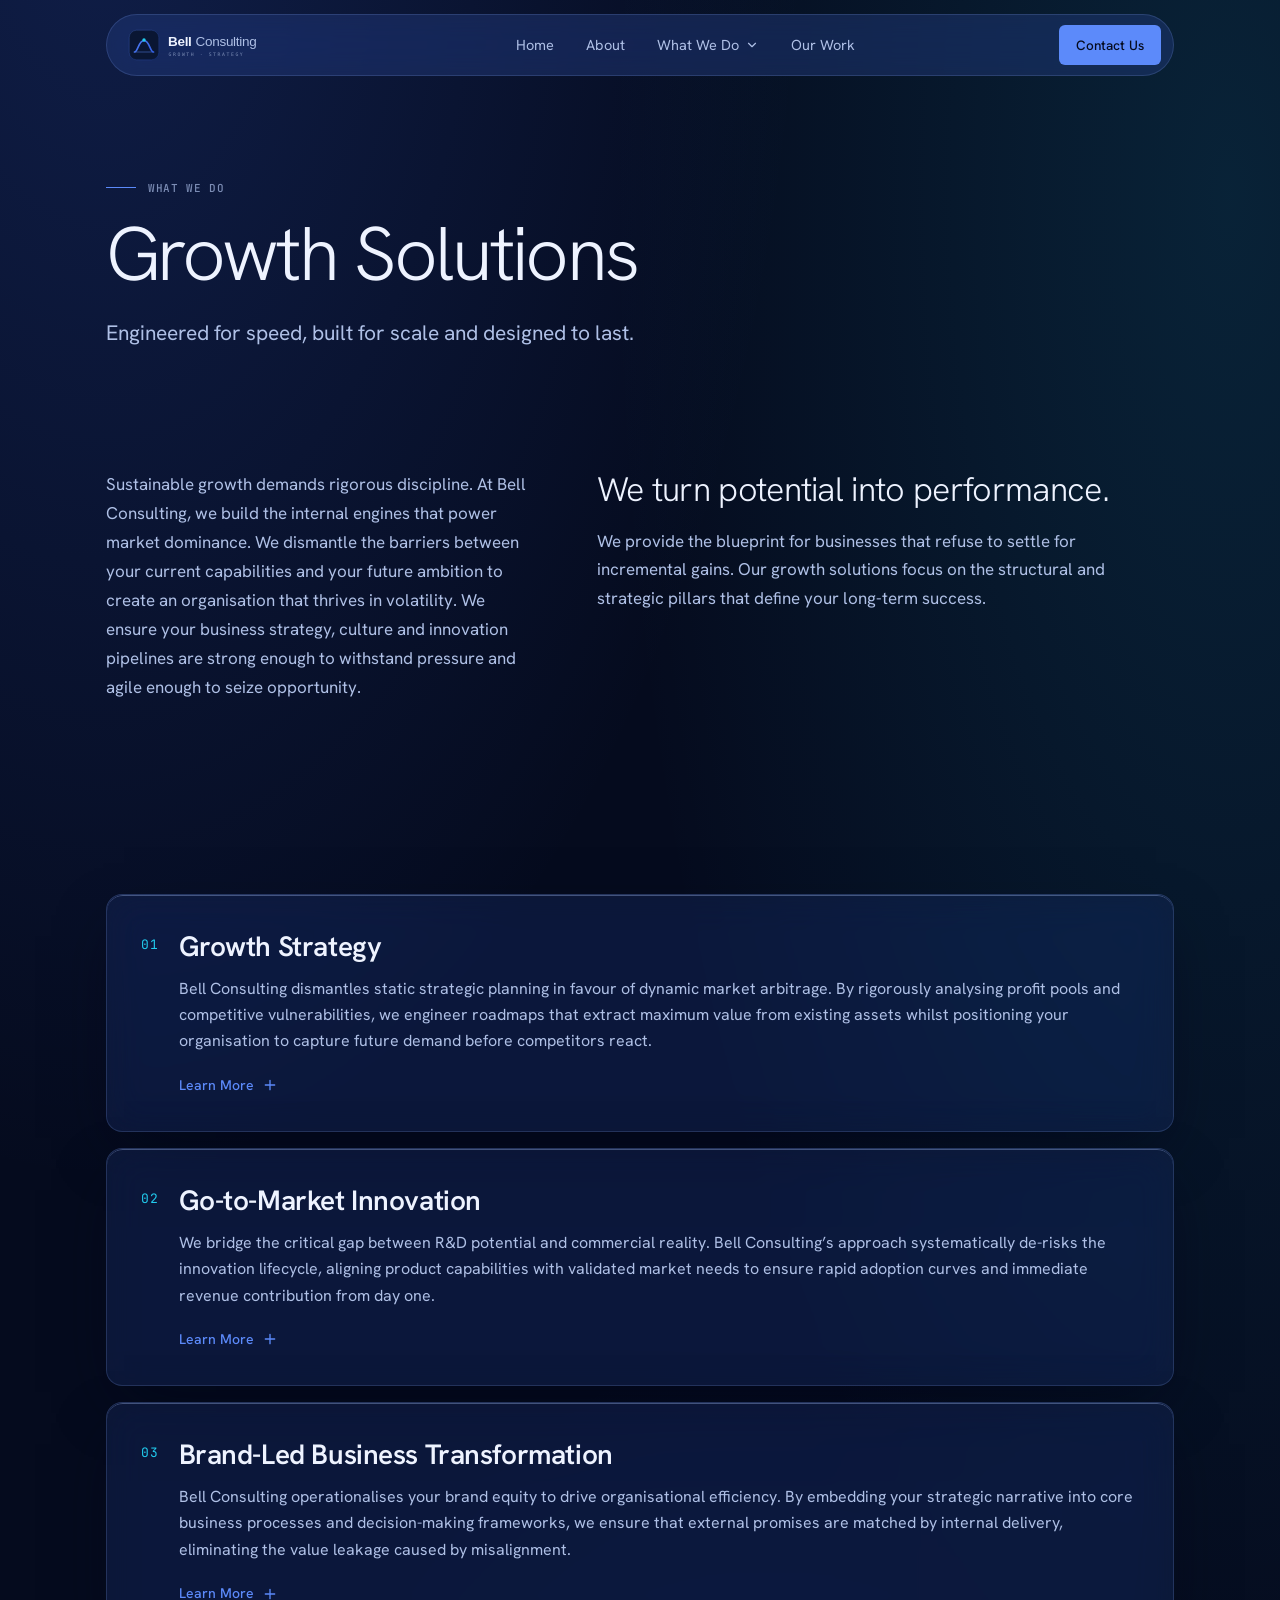
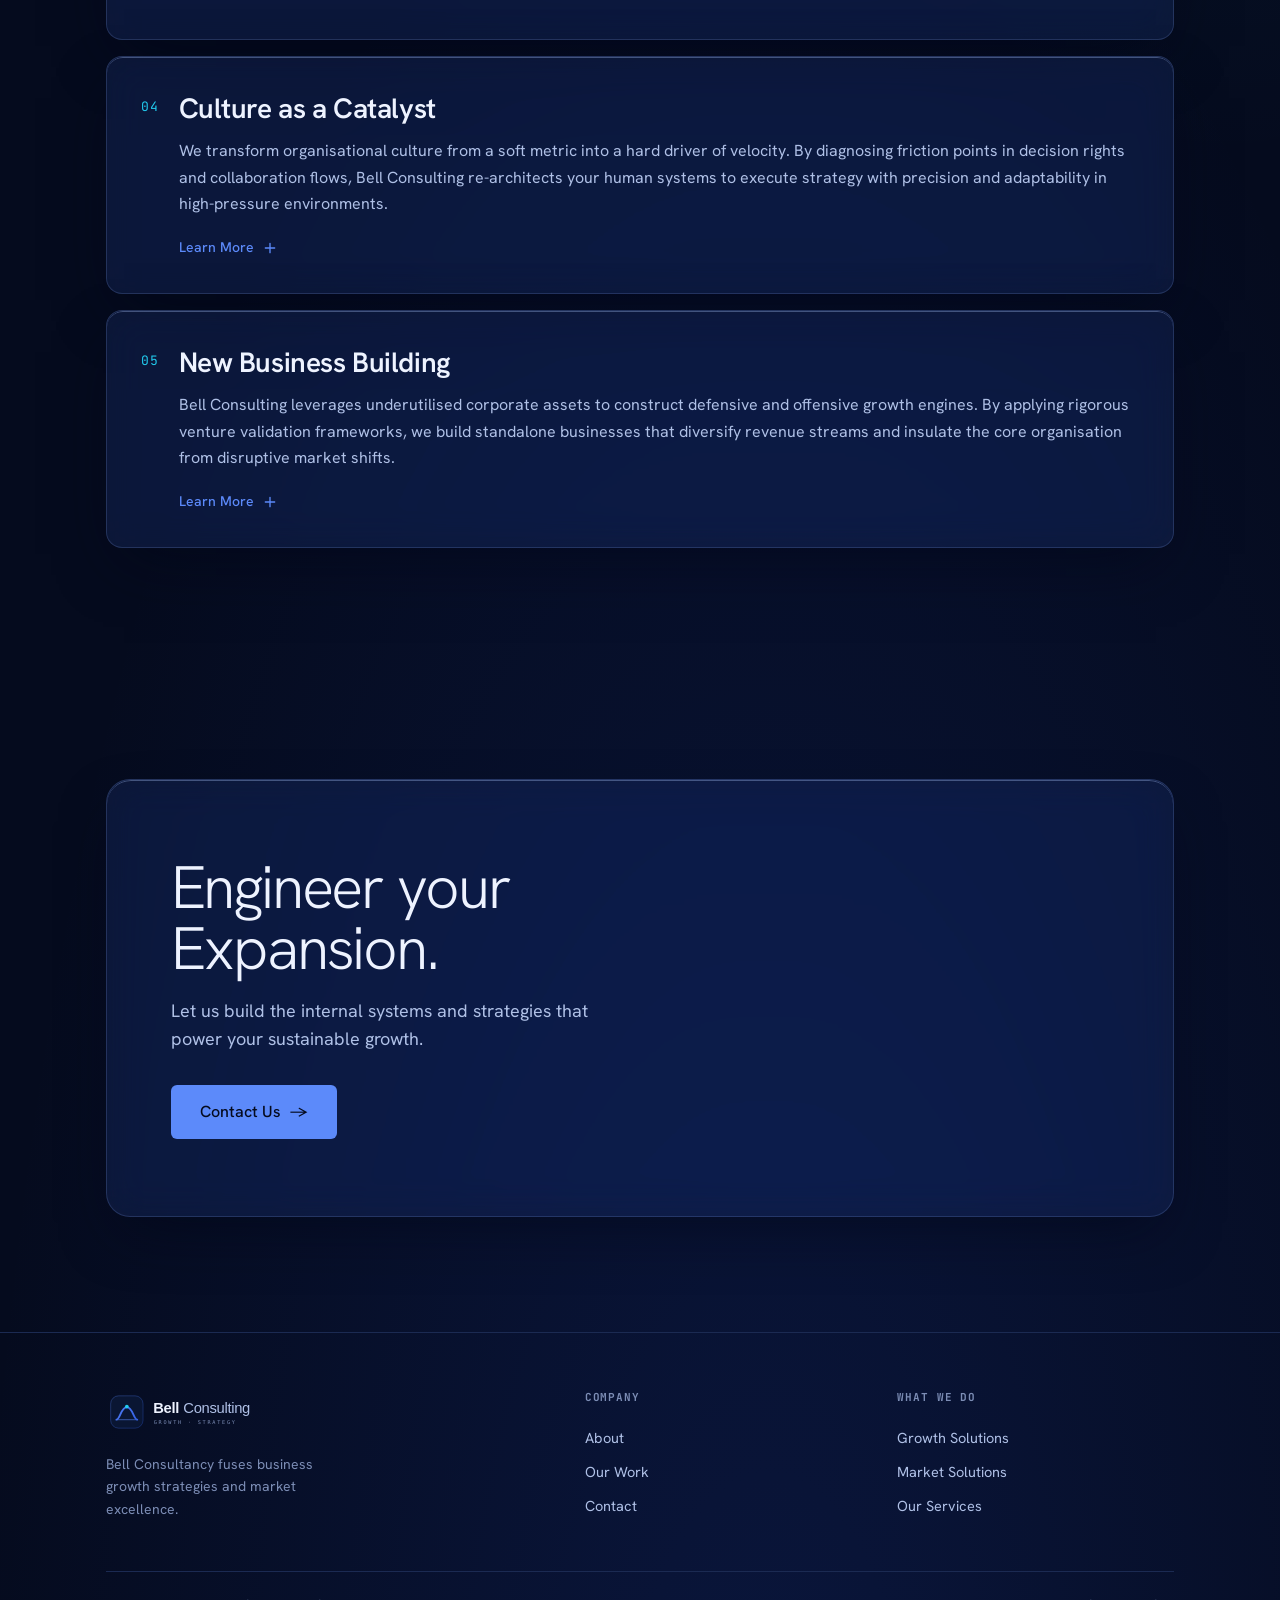
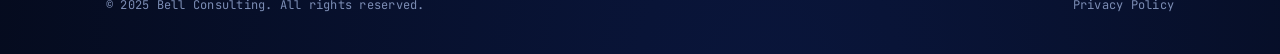
<file: growth-solutions.html>
<!DOCTYPE html>
<html lang="en" data-theme="dark">
<head>
  <meta charset="UTF-8">
  <meta name="viewport" content="width=device-width, initial-scale=1.0">
  <title>Bell Consulting | Growth Solutions</title>
  <meta name="description" content="At Bell Consulting, we build the internal engines that power market dominance.">
  <meta name="keywords" content="Bell Consulting, Bell Consulting Growth Solutions">
  <link rel="icon" href="assets/favicon.svg" type="image/svg+xml">
  <link rel="icon" href="assets/favicon-32.png" sizes="32x32" type="image/png">
  <link rel="apple-touch-icon" href="assets/apple-touch-icon.png">
  <link rel="preconnect" href="https://fonts.googleapis.com">
  <link rel="preconnect" href="https://fonts.gstatic.com" crossorigin>
  <link href="https://fonts.googleapis.com/css2?family=Hanken+Grotesk:wght@300;400;500;600;700&family=JetBrains+Mono:wght@400;500&display=swap" rel="stylesheet">
  <link rel="stylesheet" href="css/tokens.css">
  <link rel="stylesheet" href="css/style.css">
</head>
<body class="field">
  <header class="nav">
    <div class="wrap">
      <div class="nav__inner">
        <a class="nav__logo" href="./" aria-label="Bell Consulting home">
          <img src="assets/logo-wordmark-light.svg" alt="Bell Consulting">
        </a>
        <nav class="nav__menu" aria-label="Primary">
          <a class="nav__link" href="./">Home</a>
          <a class="nav__link" href="about">About</a>
          <div class="nav__has-menu">
            <button class="nav__trigger" aria-haspopup="true" aria-expanded="false">
              What We Do
              <svg width="14" height="14" viewBox="0 0 24 24" fill="none" stroke="currentColor" stroke-width="2" stroke-linecap="round" stroke-linejoin="round"><path d="m6 9 6 6 6-6"/></svg>
            </button>
            <div class="nav__dropdown" role="menu">
              <a href="growth-solutions" role="menuitem" aria-current="page">Growth Solutions<span>INTERNAL GROWTH ENGINES</span></a>
              <a href="market-solutions" role="menuitem">Market Solutions<span>DEMAND &amp; BRAND</span></a>
              <a href="services" role="menuitem">Our Services<span>FULL CAPABILITY SET</span></a>
            </div>
          </div>
          <a class="nav__link" href="work">Our Work</a>
        </nav>
        <div class="nav__right">
          <a class="btn btn--primary btn--sm" href="contact">Contact Us</a>
          <button class="nav__burger" aria-label="Open menu" aria-expanded="false">
            <svg width="24" height="24" viewBox="0 0 24 24" fill="none" stroke="currentColor" stroke-width="2" stroke-linecap="round"><path d="M3 6h18M3 12h18M3 18h18"/></svg>
          </button>
        </div>
      </div>
      <div class="nav__drawer">
        <a href="./">Home</a>
        <a href="about">About</a>
        <div class="grp">What We Do</div>
        <a class="sub" href="growth-solutions">Growth Solutions</a>
        <a class="sub" href="market-solutions">Market Solutions</a>
        <a class="sub" href="services">Our Services</a>
        <a href="work">Our Work</a>
        <a class="btn btn--primary" href="contact">Contact Us</a>
      </div>
    </div>
  </header>

  <main>
    <section class="phero">
      <div class="wrap">
        <div class="eyebrow-row"><span class="eyebrow">What We Do</span></div>
        <h1>Growth Solutions</h1>
        <p class="phero__lead">Engineered for speed, built for scale and designed to last.</p>
      </div>
    </section>

    <section class="section--tight">
      <div class="wrap">
        <div class="split">
          <div class="block">
            <p class="block__body">Sustainable growth demands rigorous discipline. At Bell Consulting, we build the internal engines that power market dominance. We dismantle the barriers between your current capabilities and your future ambition to create an organisation that thrives in volatility. We ensure your business strategy, culture and innovation pipelines are strong enough to withstand pressure and agile enough to seize opportunity.</p>
          </div>
          <div class="block">
            <h2 class="block__head block__head--quiet">We turn potential into performance.</h2>
            <p class="block__body">We provide the blueprint for businesses that refuse to settle for incremental gains. Our growth solutions focus on the structural and strategic pillars that define your long-term success.</p>
          </div>
        </div>
      </div>
    </section>

    <section class="section">
      <div class="wrap">
        <div class="offer">

          <div class="glass glass-hairline offer__item">
            <div class="offer__head">
              <span class="offer__num">01</span>
              <div>
                <h3 class="offer__title">Growth Strategy</h3>
                <p class="offer__desc">Bell Consulting dismantles static strategic planning in favour of dynamic market arbitrage. By rigorously analysing profit pools and competitive vulnerabilities, we engineer roadmaps that extract maximum value from existing assets whilst positioning your organisation to capture future demand before competitors react.</p>
                <button class="offer__toggle" aria-expanded="false"><span class="offer__toggle-label">Learn More</span><svg width="16" height="16" viewBox="0 0 24 24" fill="none" stroke="currentColor" stroke-width="2" stroke-linecap="round"><path d="M12 5v14M5 12h14"/></svg></button>
              </div>
            </div>
            <div class="offer__reveal"><div class="offer__reveal-inner"><div class="offer__reveal-pad">
              <p class="offer__lead">We map the precise trajectory from ambition to revenue reality.</p>
              <ul class="offer__list">
                <li><strong>Current Trajectory Stalling</strong>Diagnosing the friction points that prevent you from hitting targets.</li>
                <li><strong>Market Dynamics Shifting Rapidly</strong>Pivoting your strategic direction to capitalise on industry disruption.</li>
                <li><strong>Untapped Revenue Streams</strong>Locating and capturing white space opportunities adjacent to your core.</li>
              </ul>
            </div></div></div>
          </div>

          <div class="glass glass-hairline offer__item">
            <div class="offer__head">
              <span class="offer__num">02</span>
              <div>
                <h3 class="offer__title">Go-to-Market Innovation</h3>
                <p class="offer__desc">We bridge the critical gap between R&amp;D potential and commercial reality. Bell Consulting&rsquo;s approach systematically de-risks the innovation lifecycle, aligning product capabilities with validated market needs to ensure rapid adoption curves and immediate revenue contribution from day one.</p>
                <button class="offer__toggle" aria-expanded="false"><span class="offer__toggle-label">Learn More</span><svg width="16" height="16" viewBox="0 0 24 24" fill="none" stroke="currentColor" stroke-width="2" stroke-linecap="round"><path d="M12 5v14M5 12h14"/></svg></button>
              </div>
            </div>
            <div class="offer__reveal"><div class="offer__reveal-inner"><div class="offer__reveal-pad">
              <p class="offer__lead">We accelerate the critical path from boardroom concept to customer adoption.</p>
              <ul class="offer__list">
                <li><strong>Slow Product Launch Cycles</strong>Removing bottlenecks to increase your speed-to-market.</li>
                <li><strong>Low Customer Adoption Rates</strong>Refining value propositions to ensure immediate market resonance.</li>
                <li><strong>Crowded Competitive Landscapes</strong>Sharpening your entry strategy to cut through the noise instantly.</li>
              </ul>
            </div></div></div>
          </div>

          <div class="glass glass-hairline offer__item">
            <div class="offer__head">
              <span class="offer__num">03</span>
              <div>
                <h3 class="offer__title">Brand-Led Business Transformation</h3>
                <p class="offer__desc">Bell Consulting operationalises your brand equity to drive organisational efficiency. By embedding your strategic narrative into core business processes and decision-making frameworks, we ensure that external promises are matched by internal delivery, eliminating the value leakage caused by misalignment.</p>
                <button class="offer__toggle" aria-expanded="false"><span class="offer__toggle-label">Learn More</span><svg width="16" height="16" viewBox="0 0 24 24" fill="none" stroke="currentColor" stroke-width="2" stroke-linecap="round"><path d="M12 5v14M5 12h14"/></svg></button>
              </div>
            </div>
            <div class="offer__reveal"><div class="offer__reveal-inner"><div class="offer__reveal-pad">
              <p class="offer__lead">We turn your brand into your most powerful operational asset.</p>
              <ul class="offer__list">
                <li><strong>Disconnect Between Brand and Operations</strong>Aligning internal processes to deliver on external brand promises.</li>
                <li><strong>Post-Merger Integration Challenges</strong>Unifying disparate entities under a single, powerful strategic identity.</li>
                <li><strong>Legacy Perceptions Limiting Growth</strong>Modernising your business model to shed outdated market associations.</li>
              </ul>
            </div></div></div>
          </div>

          <div class="glass glass-hairline offer__item">
            <div class="offer__head">
              <span class="offer__num">04</span>
              <div>
                <h3 class="offer__title">Culture as a Catalyst</h3>
                <p class="offer__desc">We transform organisational culture from a soft metric into a hard driver of velocity. By diagnosing friction points in decision rights and collaboration flows, Bell Consulting re-architects your human systems to execute strategy with precision and adaptability in high-pressure environments.</p>
                <button class="offer__toggle" aria-expanded="false"><span class="offer__toggle-label">Learn More</span><svg width="16" height="16" viewBox="0 0 24 24" fill="none" stroke="currentColor" stroke-width="2" stroke-linecap="round"><path d="M12 5v14M5 12h14"/></svg></button>
              </div>
            </div>
            <div class="offer__reveal"><div class="offer__reveal-inner"><div class="offer__reveal-pad">
              <p class="offer__lead">We align your human capital with your strategic ambition.</p>
              <ul class="offer__list">
                <li><strong>Siloed Teams Blocking Progress</strong>Integrating workflows to foster collaboration and speed.</li>
                <li><strong>Resistance to Strategic Change</strong>Engaging your workforce to become active drivers of transformation.</li>
                <li><strong>Talent Misaligned with Goals</strong>Ensuring your people are incentivised to drive the right outcomes.</li>
              </ul>
            </div></div></div>
          </div>

          <div class="glass glass-hairline offer__item">
            <div class="offer__head">
              <span class="offer__num">05</span>
              <div>
                <h3 class="offer__title">New Business Building</h3>
                <p class="offer__desc">Bell Consulting leverages underutilised corporate assets to construct defensive and offensive growth engines. By applying rigorous venture validation frameworks, we build standalone businesses that diversify revenue streams and insulate the core organisation from disruptive market shifts.</p>
                <button class="offer__toggle" aria-expanded="false"><span class="offer__toggle-label">Learn More</span><svg width="16" height="16" viewBox="0 0 24 24" fill="none" stroke="currentColor" stroke-width="2" stroke-linecap="round"><path d="M12 5v14M5 12h14"/></svg></button>
              </div>
            </div>
            <div class="offer__reveal"><div class="offer__reveal-inner"><div class="offer__reveal-pad">
              <p class="offer__lead">We construct entirely new revenue streams from the ground up.</p>
              <ul class="offer__list">
                <li><strong>Underutilised Corporate Assets</strong>Monetising existing data or capabilities to create new value.</li>
                <li><strong>Disruptive Threats on the Horizon</strong>Building defensive ventures to self-disrupt before competitors do.</li>
                <li><strong>Innovation Gaps in the Portfolio</strong>Launching standalone businesses that address specific market needs.</li>
              </ul>
            </div></div></div>
          </div>

        </div>
      </div>
    </section>

    <section class="section">
      <div class="wrap">
        <div class="glass glass-hairline cta-band">
          <h2>Engineer your Expansion.</h2>
          <p>Let us build the internal systems and strategies that power your sustainable growth.</p>
          <div class="cta-band__row">
            <a class="btn btn--primary btn--lg" href="contact">Contact Us <span class="arrow">&rarr;</span></a>
          </div>
        </div>
      </div>
    </section>
  </main>

  <footer class="footer">
    <div class="wrap">
      <div class="footer__grid">
        <div class="footer__brand">
          <img src="assets/logo-wordmark-light.svg" alt="Bell Consulting">
          <p>Bell Consultancy fuses business growth strategies and market excellence.</p>
        </div>
        <div class="footer__col">
          <h5>Company</h5>
          <a href="about">About</a>
          <a href="work">Our Work</a>
          <a href="contact">Contact</a>
        </div>
        <div class="footer__col">
          <h5>What We Do</h5>
          <a href="growth-solutions">Growth Solutions</a>
          <a href="market-solutions">Market Solutions</a>
          <a href="services">Our Services</a>
        </div>
      </div>
      <div class="footer__bottom">
        <span>&copy; 2025 Bell Consulting. All rights reserved.</span>
        <a href="privacy">Privacy Policy</a>
      </div>
    </div>
  </footer>

  <script type="module" src="js/main.js"></script>
</body>
</html>
</file>
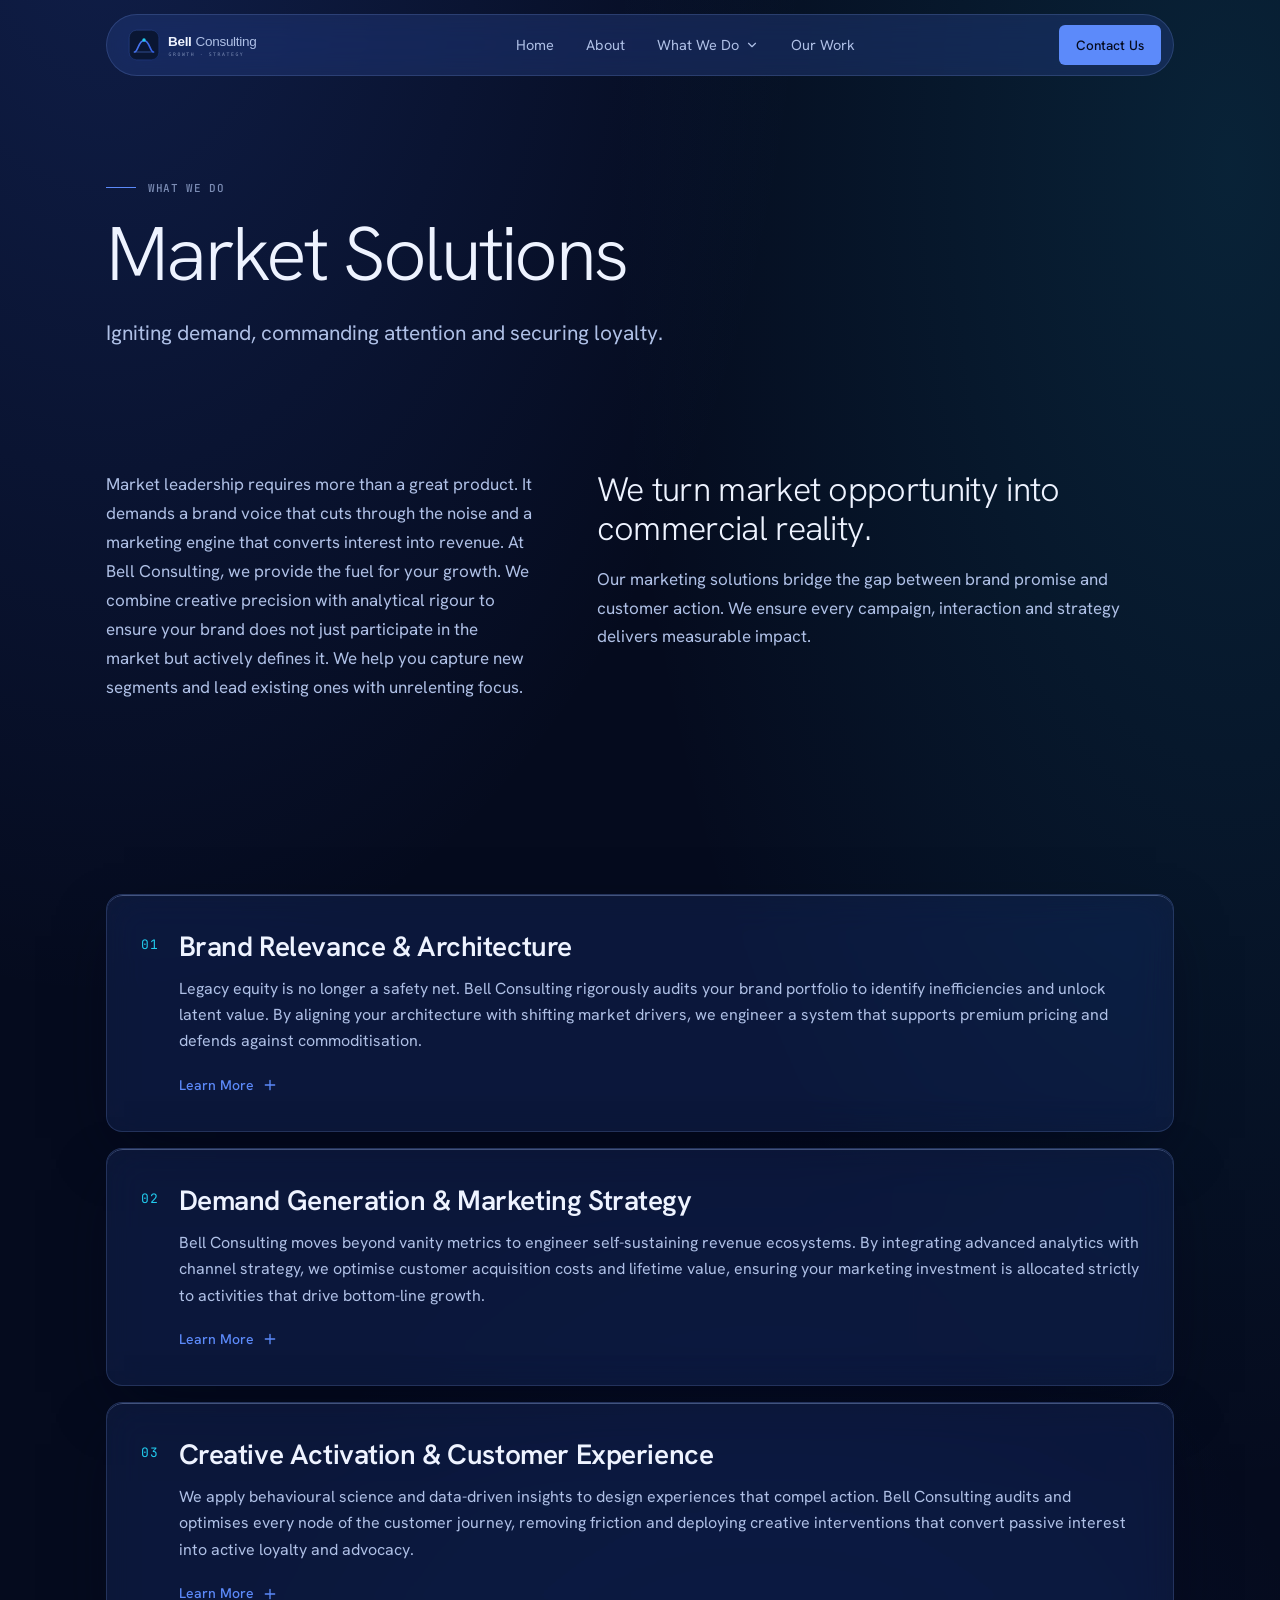
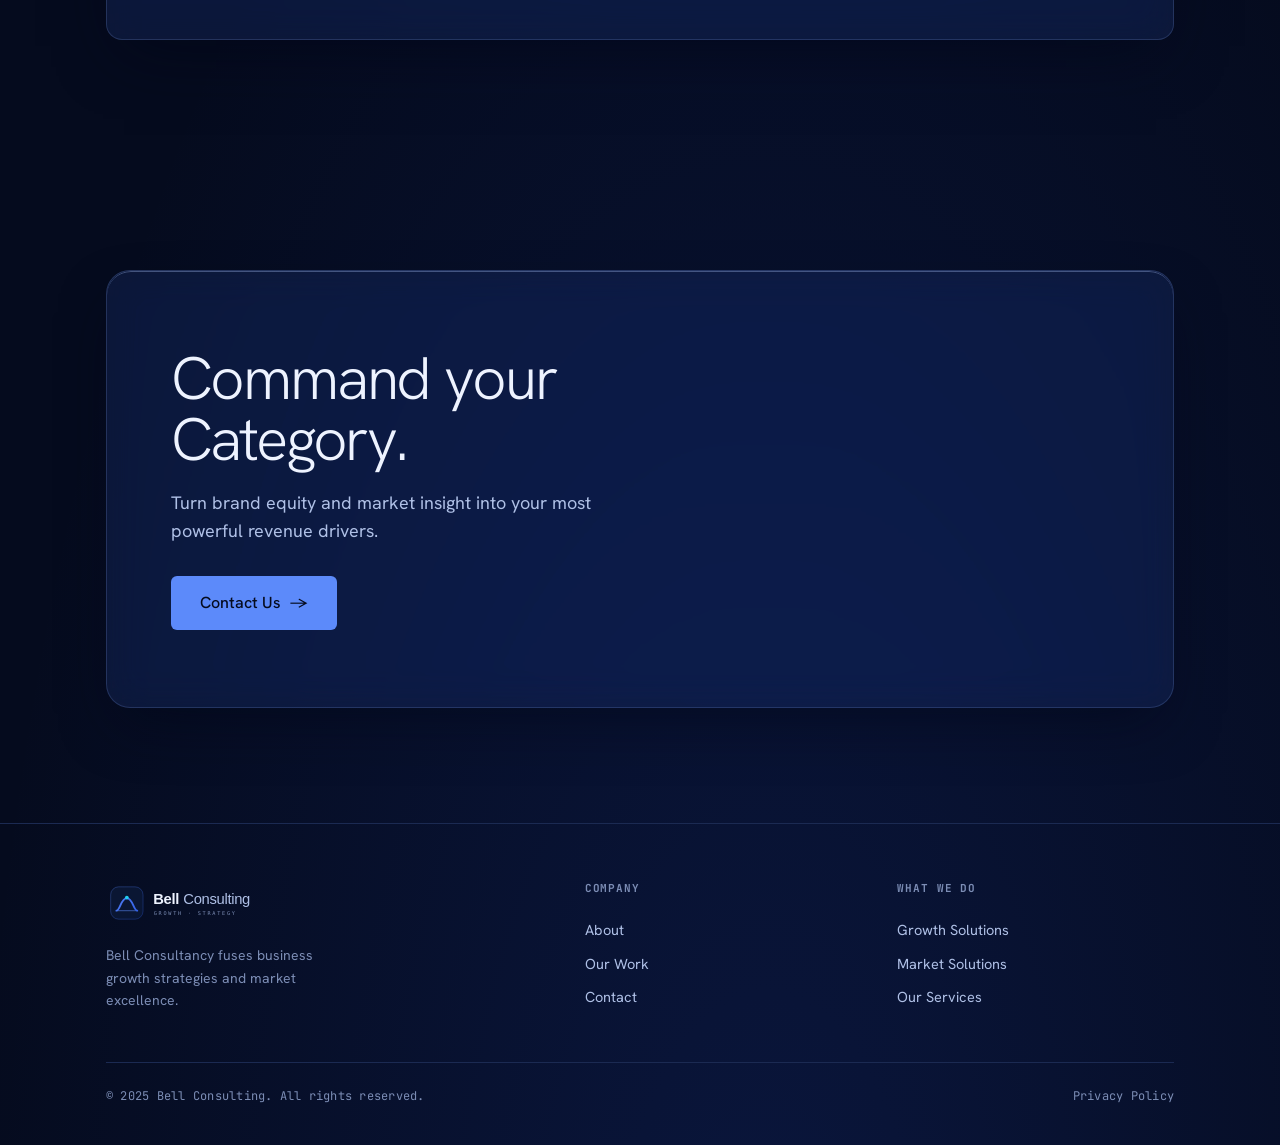
<file: market-solutions.html>
<!DOCTYPE html>
<html lang="en" data-theme="dark">
<head>
  <meta charset="UTF-8">
  <meta name="viewport" content="width=device-width, initial-scale=1.0">
  <title>Bell Consulting | Market Solutions</title>
  <meta name="description" content="At Bell Consulting, we provide the fuel for your growth.">
  <meta name="keywords" content="Bell Consulting, Bell Consulting Market Solutions">
  <link rel="icon" href="assets/favicon.svg" type="image/svg+xml">
  <link rel="icon" href="assets/favicon-32.png" sizes="32x32" type="image/png">
  <link rel="apple-touch-icon" href="assets/apple-touch-icon.png">
  <link rel="preconnect" href="https://fonts.googleapis.com">
  <link rel="preconnect" href="https://fonts.gstatic.com" crossorigin>
  <link href="https://fonts.googleapis.com/css2?family=Hanken+Grotesk:wght@300;400;500;600;700&family=JetBrains+Mono:wght@400;500&display=swap" rel="stylesheet">
  <link rel="stylesheet" href="css/tokens.css">
  <link rel="stylesheet" href="css/style.css">
</head>
<body class="field">
  <header class="nav">
    <div class="wrap">
      <div class="nav__inner">
        <a class="nav__logo" href="./" aria-label="Bell Consulting home">
          <img src="assets/logo-wordmark-light.svg" alt="Bell Consulting">
        </a>
        <nav class="nav__menu" aria-label="Primary">
          <a class="nav__link" href="./">Home</a>
          <a class="nav__link" href="about">About</a>
          <div class="nav__has-menu">
            <button class="nav__trigger" aria-haspopup="true" aria-expanded="false">
              What We Do
              <svg width="14" height="14" viewBox="0 0 24 24" fill="none" stroke="currentColor" stroke-width="2" stroke-linecap="round" stroke-linejoin="round"><path d="m6 9 6 6 6-6"/></svg>
            </button>
            <div class="nav__dropdown" role="menu">
              <a href="growth-solutions" role="menuitem">Growth Solutions<span>INTERNAL GROWTH ENGINES</span></a>
              <a href="market-solutions" role="menuitem" aria-current="page">Market Solutions<span>DEMAND &amp; BRAND</span></a>
              <a href="services" role="menuitem">Our Services<span>FULL CAPABILITY SET</span></a>
            </div>
          </div>
          <a class="nav__link" href="work">Our Work</a>
        </nav>
        <div class="nav__right">
          <a class="btn btn--primary btn--sm" href="contact">Contact Us</a>
          <button class="nav__burger" aria-label="Open menu" aria-expanded="false">
            <svg width="24" height="24" viewBox="0 0 24 24" fill="none" stroke="currentColor" stroke-width="2" stroke-linecap="round"><path d="M3 6h18M3 12h18M3 18h18"/></svg>
          </button>
        </div>
      </div>
      <div class="nav__drawer">
        <a href="./">Home</a>
        <a href="about">About</a>
        <div class="grp">What We Do</div>
        <a class="sub" href="growth-solutions">Growth Solutions</a>
        <a class="sub" href="market-solutions">Market Solutions</a>
        <a class="sub" href="services">Our Services</a>
        <a href="work">Our Work</a>
        <a class="btn btn--primary" href="contact">Contact Us</a>
      </div>
    </div>
  </header>

  <main>
    <section class="phero">
      <div class="wrap">
        <div class="eyebrow-row"><span class="eyebrow">What We Do</span></div>
        <h1>Market Solutions</h1>
        <p class="phero__lead">Igniting demand, commanding attention and securing loyalty.</p>
      </div>
    </section>

    <section class="section--tight">
      <div class="wrap">
        <div class="split">
          <div class="block">
            <p class="block__body">Market leadership requires more than a great product. It demands a brand voice that cuts through the noise and a marketing engine that converts interest into revenue. At Bell Consulting, we provide the fuel for your growth. We combine creative precision with analytical rigour to ensure your brand does not just participate in the market but actively defines it. We help you capture new segments and lead existing ones with unrelenting focus.</p>
          </div>
          <div class="block">
            <h2 class="block__head block__head--quiet">We turn market opportunity into commercial reality.</h2>
            <p class="block__body">Our marketing solutions bridge the gap between brand promise and customer action. We ensure every campaign, interaction and strategy delivers measurable impact.</p>
          </div>
        </div>
      </div>
    </section>

    <section class="section">
      <div class="wrap">
        <div class="offer">

          <div class="glass glass-hairline offer__item">
            <div class="offer__head">
              <span class="offer__num">01</span>
              <div>
                <h3 class="offer__title">Brand Relevance &amp; Architecture</h3>
                <p class="offer__desc">Legacy equity is no longer a safety net. Bell Consulting rigorously audits your brand portfolio to identify inefficiencies and unlock latent value. By aligning your architecture with shifting market drivers, we engineer a system that supports premium pricing and defends against commoditisation.</p>
                <button class="offer__toggle" aria-expanded="false"><span class="offer__toggle-label">Learn More</span><svg width="16" height="16" viewBox="0 0 24 24" fill="none" stroke="currentColor" stroke-width="2" stroke-linecap="round"><path d="M12 5v14M5 12h14"/></svg></button>
              </div>
            </div>
            <div class="offer__reveal"><div class="offer__reveal-inner"><div class="offer__reveal-pad">
              <p class="offer__lead">We construct brands that dominate mental availability and drive preference.</p>
              <ul class="offer__list">
                <li><strong>Losing Market Share to Challengers</strong>Sharpening your positioning to reclaim leadership and authority.</li>
                <li><strong>Fragmented Brand Portfolio</strong>Simplifying complex hierarchies to maximise clarity and impact.</li>
                <li><strong>Launching into New Categories</strong>Creating the strategic narrative required to enter and win in new spaces.</li>
              </ul>
            </div></div></div>
          </div>

          <div class="glass glass-hairline offer__item">
            <div class="offer__head">
              <span class="offer__num">02</span>
              <div>
                <h3 class="offer__title">Demand Generation &amp; Marketing Strategy</h3>
                <p class="offer__desc">Bell Consulting moves beyond vanity metrics to engineer self-sustaining revenue ecosystems. By integrating advanced analytics with channel strategy, we optimise customer acquisition costs and lifetime value, ensuring your marketing investment is allocated strictly to activities that drive bottom-line growth.</p>
                <button class="offer__toggle" aria-expanded="false"><span class="offer__toggle-label">Learn More</span><svg width="16" height="16" viewBox="0 0 24 24" fill="none" stroke="currentColor" stroke-width="2" stroke-linecap="round"><path d="M12 5v14M5 12h14"/></svg></button>
              </div>
            </div>
            <div class="offer__reveal"><div class="offer__reveal-inner"><div class="offer__reveal-pad">
              <p class="offer__lead">We engineer marketing ecosystems that drive measurable commercial returns.</p>
              <ul class="offer__list">
                <li><strong>Inefficient Marketing Spend</strong>Optimising allocation to ensure every pound delivers maximum ROI.</li>
                <li><strong>Stagnant Lead Generation</strong>Revitalising your acquisition channels to fill the pipeline with quality prospects.</li>
                <li><strong>Disconnected Marketing Technology</strong>Aligning your tools and data to create a seamless view of the customer.</li>
              </ul>
            </div></div></div>
          </div>

          <div class="glass glass-hairline offer__item">
            <div class="offer__head">
              <span class="offer__num">03</span>
              <div>
                <h3 class="offer__title">Creative Activation &amp; Customer Experience</h3>
                <p class="offer__desc">We apply behavioural science and data-driven insights to design experiences that compel action. Bell Consulting audits and optimises every node of the customer journey, removing friction and deploying creative interventions that convert passive interest into active loyalty and advocacy.</p>
                <button class="offer__toggle" aria-expanded="false"><span class="offer__toggle-label">Learn More</span><svg width="16" height="16" viewBox="0 0 24 24" fill="none" stroke="currentColor" stroke-width="2" stroke-linecap="round"><path d="M12 5v14M5 12h14"/></svg></button>
              </div>
            </div>
            <div class="offer__reveal"><div class="offer__reveal-inner"><div class="offer__reveal-pad">
              <p class="offer__lead">We design campaigns that captivate audiences and trigger immediate action.</p>
              <ul class="offer__list">
                <li><strong>Low Engagement in Campaigns</strong>Injecting creativity that disrupts apathy and commands attention.</li>
                <li><strong>Friction in the Customer Journey</strong>Smoothing out the path to purchase to increase conversion rates.</li>
                <li><strong>Brand Voice Lost in the Noise</strong>Developing distinctive creative assets that separate you from the competition.</li>
              </ul>
            </div></div></div>
          </div>

        </div>
      </div>
    </section>

    <section class="section">
      <div class="wrap">
        <div class="glass glass-hairline cta-band">
          <h2>Command your Category.</h2>
          <p>Turn brand equity and market insight into your most powerful revenue drivers.</p>
          <div class="cta-band__row">
            <a class="btn btn--primary btn--lg" href="contact">Contact Us <span class="arrow">&rarr;</span></a>
          </div>
        </div>
      </div>
    </section>
  </main>

  <footer class="footer">
    <div class="wrap">
      <div class="footer__grid">
        <div class="footer__brand">
          <img src="assets/logo-wordmark-light.svg" alt="Bell Consulting">
          <p>Bell Consultancy fuses business growth strategies and market excellence.</p>
        </div>
        <div class="footer__col">
          <h5>Company</h5>
          <a href="about">About</a>
          <a href="work">Our Work</a>
          <a href="contact">Contact</a>
        </div>
        <div class="footer__col">
          <h5>What We Do</h5>
          <a href="growth-solutions">Growth Solutions</a>
          <a href="market-solutions">Market Solutions</a>
          <a href="services">Our Services</a>
        </div>
      </div>
      <div class="footer__bottom">
        <span>&copy; 2025 Bell Consulting. All rights reserved.</span>
        <a href="privacy">Privacy Policy</a>
      </div>
    </div>
  </footer>

  <script type="module" src="js/main.js"></script>
</body>
</html>
</file>
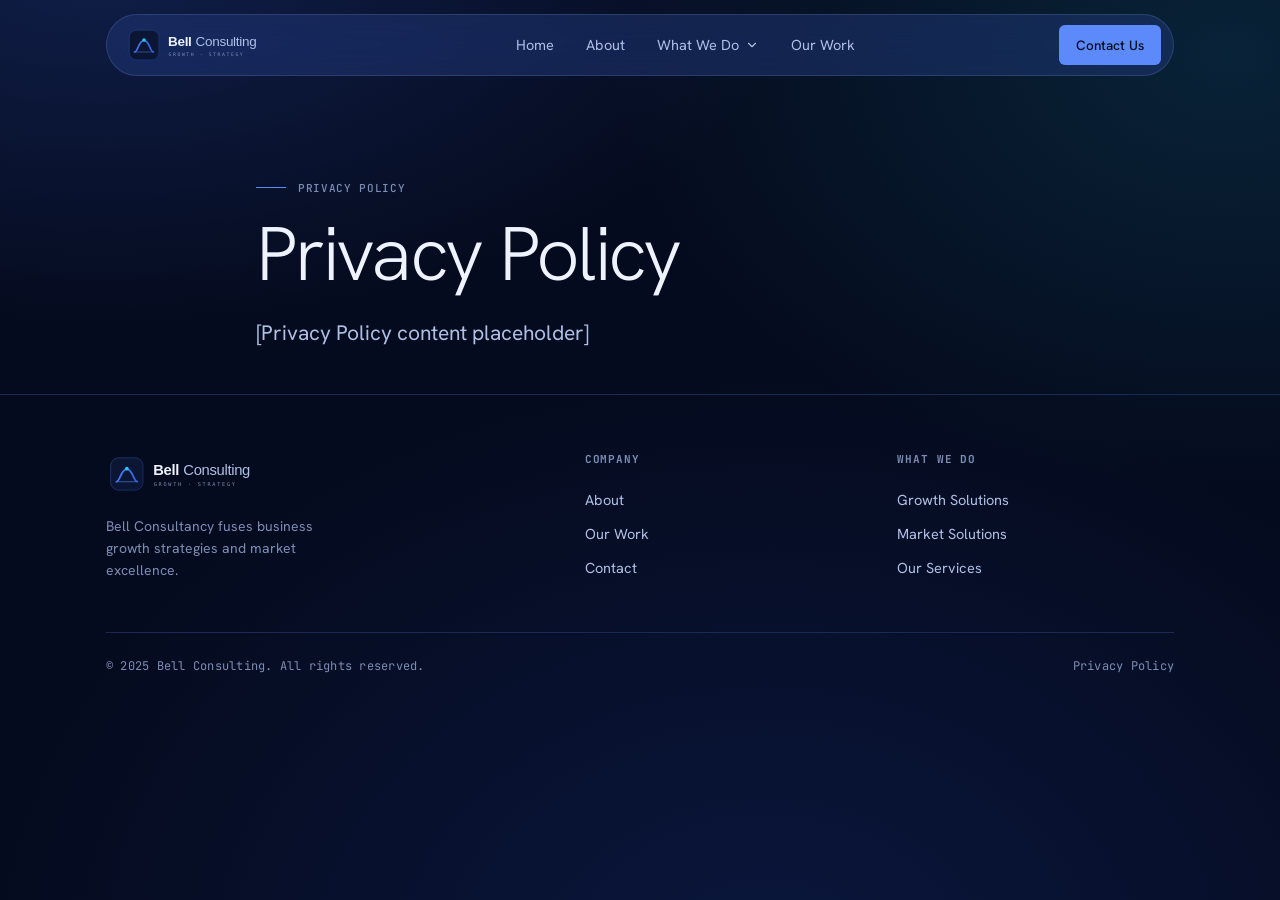
<file: privacy.html>
<!DOCTYPE html>
<html lang="en" data-theme="dark">
<head>
  <meta charset="UTF-8">
  <meta name="viewport" content="width=device-width, initial-scale=1.0">
  <title>Bell Consulting | Privacy Policy</title>
  <meta name="description" content="Bell Consulting privacy policy.">
  <meta name="robots" content="noindex">
  <link rel="icon" href="assets/favicon.svg" type="image/svg+xml">
  <link rel="icon" href="assets/favicon-32.png" sizes="32x32" type="image/png">
  <link rel="apple-touch-icon" href="assets/apple-touch-icon.png">
  <link rel="preconnect" href="https://fonts.googleapis.com">
  <link rel="preconnect" href="https://fonts.gstatic.com" crossorigin>
  <link href="https://fonts.googleapis.com/css2?family=Hanken+Grotesk:wght@300;400;500;600;700&family=JetBrains+Mono:wght@400;500&display=swap" rel="stylesheet">
  <link rel="stylesheet" href="css/tokens.css">
  <link rel="stylesheet" href="css/style.css">
</head>
<body class="field">
  <header class="nav">
    <div class="wrap">
      <div class="nav__inner">
        <a class="nav__logo" href="./" aria-label="Bell Consulting home">
          <img src="assets/logo-wordmark-light.svg" alt="Bell Consulting">
        </a>
        <nav class="nav__menu" aria-label="Primary">
          <a class="nav__link" href="./">Home</a>
          <a class="nav__link" href="about">About</a>
          <div class="nav__has-menu">
            <button class="nav__trigger" aria-haspopup="true" aria-expanded="false">
              What We Do
              <svg width="14" height="14" viewBox="0 0 24 24" fill="none" stroke="currentColor" stroke-width="2" stroke-linecap="round" stroke-linejoin="round"><path d="m6 9 6 6 6-6"/></svg>
            </button>
            <div class="nav__dropdown" role="menu">
              <a href="growth-solutions" role="menuitem">Growth Solutions<span>INTERNAL GROWTH ENGINES</span></a>
              <a href="market-solutions" role="menuitem">Market Solutions<span>DEMAND &amp; BRAND</span></a>
              <a href="services" role="menuitem">Our Services<span>FULL CAPABILITY SET</span></a>
            </div>
          </div>
          <a class="nav__link" href="work">Our Work</a>
        </nav>
        <div class="nav__right">
          <a class="btn btn--primary btn--sm" href="contact">Contact Us</a>
          <button class="nav__burger" aria-label="Open menu" aria-expanded="false">
            <svg width="24" height="24" viewBox="0 0 24 24" fill="none" stroke="currentColor" stroke-width="2" stroke-linecap="round"><path d="M3 6h18M3 12h18M3 18h18"/></svg>
          </button>
        </div>
      </div>
      <div class="nav__drawer">
        <a href="./">Home</a>
        <a href="about">About</a>
        <div class="grp">What We Do</div>
        <a class="sub" href="growth-solutions">Growth Solutions</a>
        <a class="sub" href="market-solutions">Market Solutions</a>
        <a class="sub" href="services">Our Services</a>
        <a href="work">Our Work</a>
        <a class="btn btn--primary" href="contact">Contact Us</a>
      </div>
    </div>
  </header>

  <main>
    <section class="phero">
      <div class="wrap wrap--narrow">
        <div class="eyebrow-row"><span class="eyebrow">Privacy Policy</span></div>
        <h1>Privacy Policy</h1>
        <p class="phero__lead">[Privacy Policy content placeholder]</p>
      </div>
    </section>
  </main>

  <footer class="footer">
    <div class="wrap">
      <div class="footer__grid">
        <div class="footer__brand">
          <img src="assets/logo-wordmark-light.svg" alt="Bell Consulting">
          <p>Bell Consultancy fuses business growth strategies and market excellence.</p>
        </div>
        <div class="footer__col">
          <h5>Company</h5>
          <a href="about">About</a>
          <a href="work">Our Work</a>
          <a href="contact">Contact</a>
        </div>
        <div class="footer__col">
          <h5>What We Do</h5>
          <a href="growth-solutions">Growth Solutions</a>
          <a href="market-solutions">Market Solutions</a>
          <a href="services">Our Services</a>
        </div>
      </div>
      <div class="footer__bottom">
        <span>&copy; 2025 Bell Consulting. All rights reserved.</span>
        <a href="privacy">Privacy Policy</a>
      </div>
    </div>
  </footer>

  <script type="module" src="js/main.js"></script>
</body>
</html>
</file>
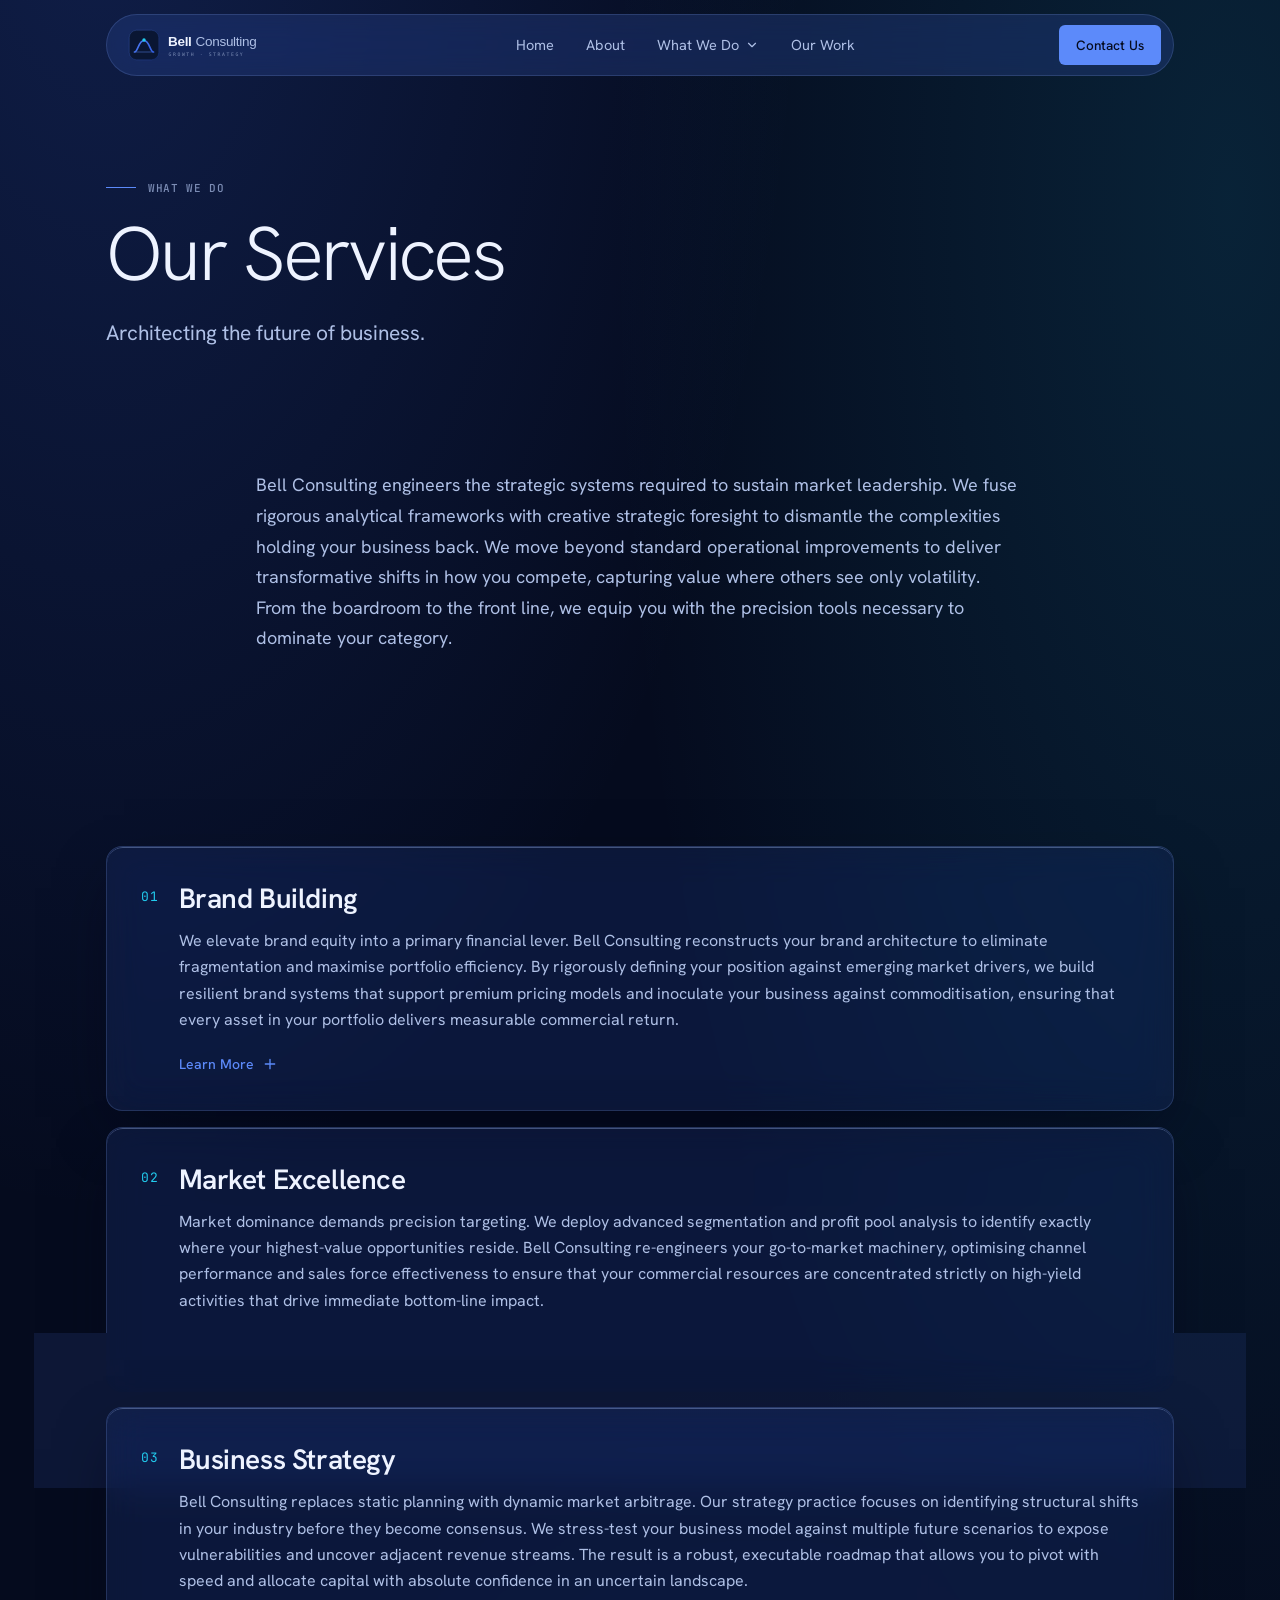
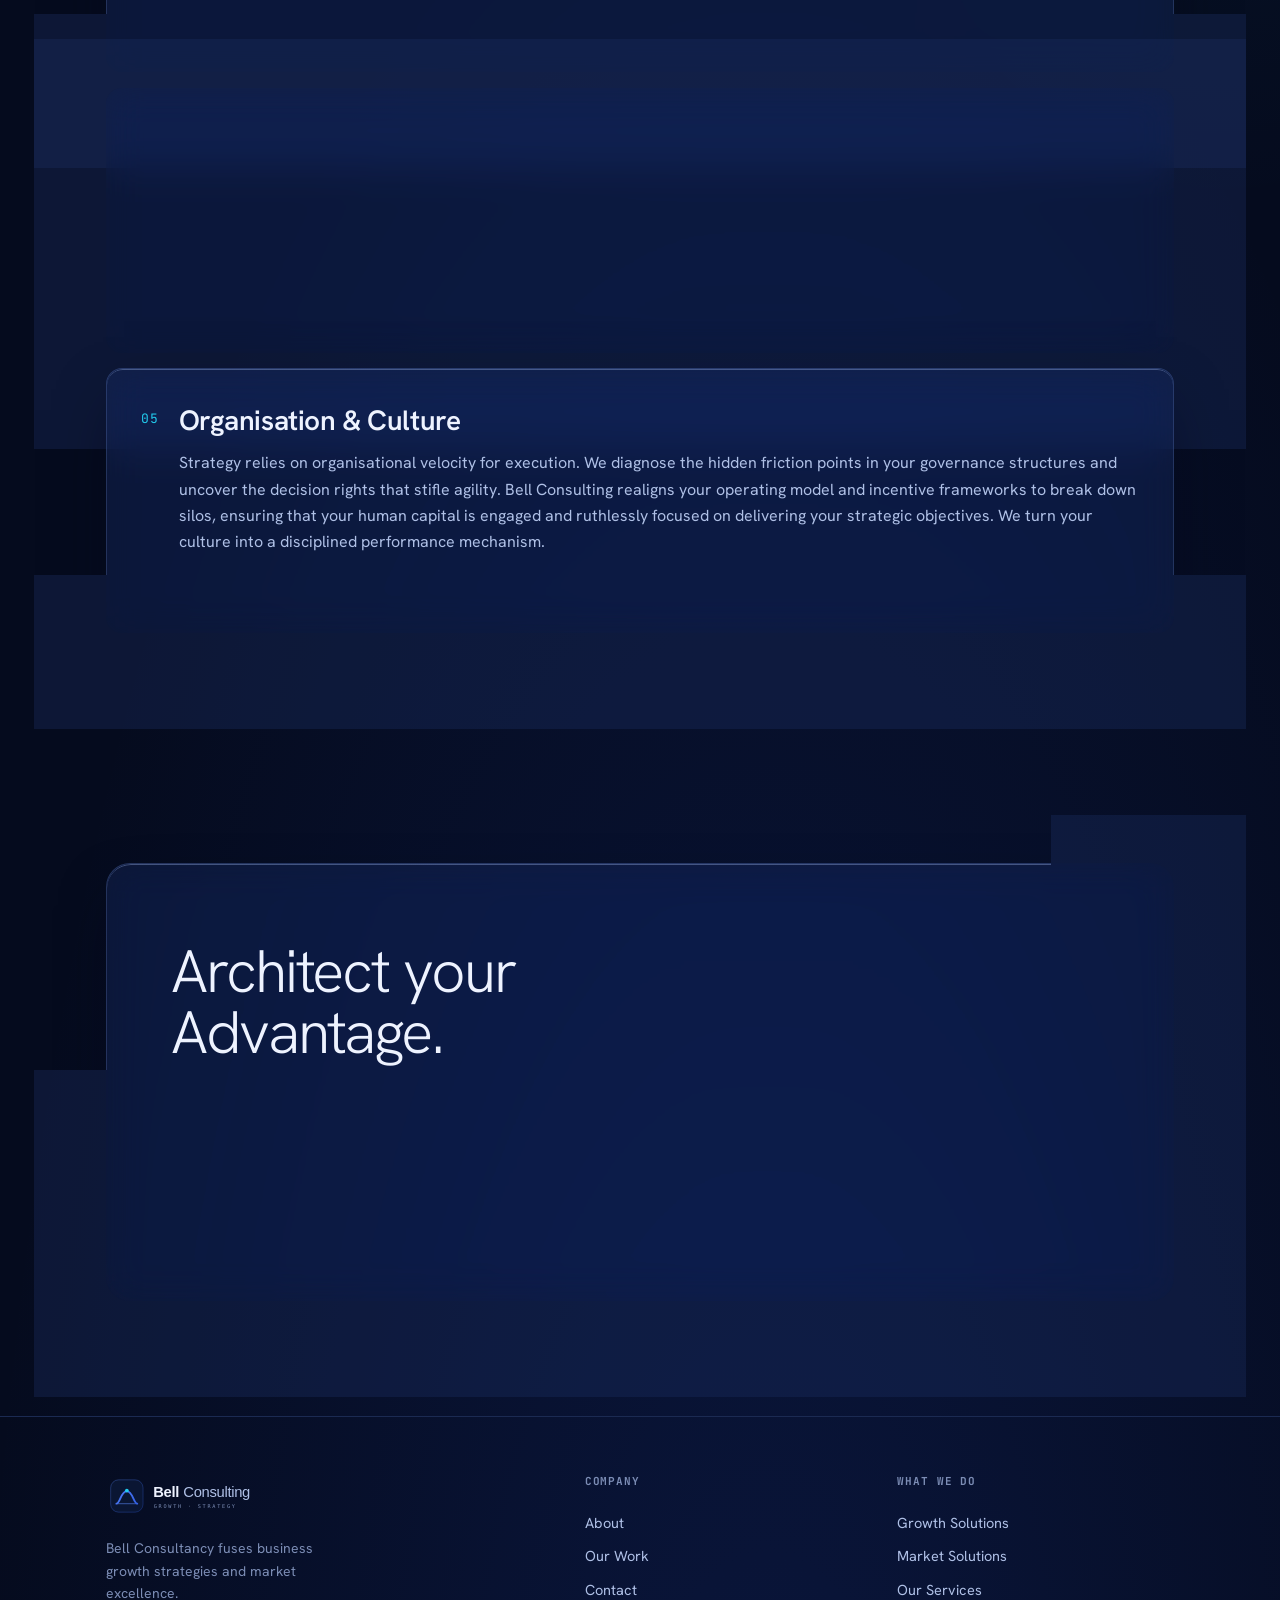
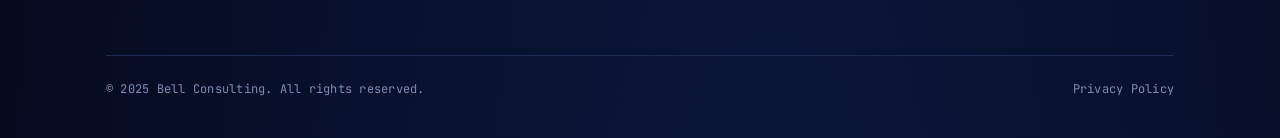
<file: services.html>
<!DOCTYPE html>
<html lang="en" data-theme="dark">
<head>
  <meta charset="UTF-8">
  <meta name="viewport" content="width=device-width, initial-scale=1.0">
  <title>Bell Consulting | Our Services</title>
  <meta name="description" content="Bell Consulting engineers the strategic systems required to sustain market leadership.">
  <meta name="keywords" content="Bell Consulting, Bell Consulting Our Services">
  <link rel="icon" href="assets/favicon.svg" type="image/svg+xml">
  <link rel="icon" href="assets/favicon-32.png" sizes="32x32" type="image/png">
  <link rel="apple-touch-icon" href="assets/apple-touch-icon.png">
  <link rel="preconnect" href="https://fonts.googleapis.com">
  <link rel="preconnect" href="https://fonts.gstatic.com" crossorigin>
  <link href="https://fonts.googleapis.com/css2?family=Hanken+Grotesk:wght@300;400;500;600;700&family=JetBrains+Mono:wght@400;500&display=swap" rel="stylesheet">
  <link rel="stylesheet" href="css/tokens.css">
  <link rel="stylesheet" href="css/style.css">
</head>
<body class="field">
  <header class="nav">
    <div class="wrap">
      <div class="nav__inner">
        <a class="nav__logo" href="./" aria-label="Bell Consulting home">
          <img src="assets/logo-wordmark-light.svg" alt="Bell Consulting">
        </a>
        <nav class="nav__menu" aria-label="Primary">
          <a class="nav__link" href="./">Home</a>
          <a class="nav__link" href="about">About</a>
          <div class="nav__has-menu">
            <button class="nav__trigger" aria-haspopup="true" aria-expanded="false">
              What We Do
              <svg width="14" height="14" viewBox="0 0 24 24" fill="none" stroke="currentColor" stroke-width="2" stroke-linecap="round" stroke-linejoin="round"><path d="m6 9 6 6 6-6"/></svg>
            </button>
            <div class="nav__dropdown" role="menu">
              <a href="growth-solutions" role="menuitem">Growth Solutions<span>INTERNAL GROWTH ENGINES</span></a>
              <a href="market-solutions" role="menuitem">Market Solutions<span>DEMAND &amp; BRAND</span></a>
              <a href="services" role="menuitem" aria-current="page">Our Services<span>FULL CAPABILITY SET</span></a>
            </div>
          </div>
          <a class="nav__link" href="work">Our Work</a>
        </nav>
        <div class="nav__right">
          <a class="btn btn--primary btn--sm" href="contact">Contact Us</a>
          <button class="nav__burger" aria-label="Open menu" aria-expanded="false">
            <svg width="24" height="24" viewBox="0 0 24 24" fill="none" stroke="currentColor" stroke-width="2" stroke-linecap="round"><path d="M3 6h18M3 12h18M3 18h18"/></svg>
          </button>
        </div>
      </div>
      <div class="nav__drawer">
        <a href="./">Home</a>
        <a href="about">About</a>
        <div class="grp">What We Do</div>
        <a class="sub" href="growth-solutions">Growth Solutions</a>
        <a class="sub" href="market-solutions">Market Solutions</a>
        <a class="sub" href="services">Our Services</a>
        <a href="work">Our Work</a>
        <a class="btn btn--primary" href="contact">Contact Us</a>
      </div>
    </div>
  </header>

  <main>
    <section class="phero">
      <div class="wrap">
        <div class="eyebrow-row"><span class="eyebrow">What We Do</span></div>
        <h1>Our Services</h1>
        <p class="phero__lead">Architecting the future of business.</p>
      </div>
    </section>

    <section class="section--tight">
      <div class="wrap wrap--narrow">
        <p class="block__body intro-copy">Bell Consulting engineers the strategic systems required to sustain market leadership. We fuse rigorous analytical frameworks with creative strategic foresight to dismantle the complexities holding your business back. We move beyond standard operational improvements to deliver transformative shifts in how you compete, capturing value where others see only volatility. From the boardroom to the front line, we equip you with the precision tools necessary to dominate your category.</p>
      </div>
    </section>

    <section class="section">
      <div class="wrap">
        <div class="offer">

          <div class="glass glass-hairline offer__item">
            <div class="offer__head">
              <span class="offer__num">01</span>
              <div>
                <h3 class="offer__title">Brand Building</h3>
                <p class="offer__desc">We elevate brand equity into a primary financial lever. Bell Consulting reconstructs your brand architecture to eliminate fragmentation and maximise portfolio efficiency. By rigorously defining your position against emerging market drivers, we build resilient brand systems that support premium pricing models and inoculate your business against commoditisation, ensuring that every asset in your portfolio delivers measurable commercial return.</p>
                <button class="offer__toggle" aria-expanded="false"><span class="offer__toggle-label">Learn More</span><svg width="16" height="16" viewBox="0 0 24 24" fill="none" stroke="currentColor" stroke-width="2" stroke-linecap="round"><path d="M12 5v14M5 12h14"/></svg></button>
              </div>
            </div>
            <div class="offer__reveal"><div class="offer__reveal-inner"><div class="offer__reveal-pad">
              <div class="offer__howlabel">How We Can Help</div>
              <p class="offer__intro">Bell Consulting partners with organisations that refuse to let their brand be a passive asset. We align your external identity with your internal commercial reality to create a brand system that drives distinctiveness and demand.</p>
              <ul class="offer__list">
                <li><strong>Strategic Narrative Development</strong>Crafting the central economic and emotional story that defines your value in the market.</li>
                <li><strong>Portfolio Architecture</strong>Structuring complex brand hierarchies to maximise efficiency and cross-sell opportunities.</li>
                <li><strong>Visual &amp; Verbal Identity Systems</strong>Designing the sensory codes that ensure immediate recognition across all channels.</li>
                <li><strong>Brand Economic Modelling</strong>Quantifying the financial contribution of brand equity to justify marketing investment.</li>
                <li><strong>Internal Brand Alignment</strong>Ensuring your workforce understands and delivers the brand promise in every interaction.</li>
              </ul>
            </div></div></div>
          </div>

          <div class="glass glass-hairline offer__item">
            <div class="offer__head">
              <span class="offer__num">02</span>
              <div>
                <h3 class="offer__title">Market Excellence</h3>
                <p class="offer__desc">Market dominance demands precision targeting. We deploy advanced segmentation and profit pool analysis to identify exactly where your highest-value opportunities reside. Bell Consulting re-engineers your go-to-market machinery, optimising channel performance and sales force effectiveness to ensure that your commercial resources are concentrated strictly on high-yield activities that drive immediate bottom-line impact.</p>
                <button class="offer__toggle" aria-expanded="false"><span class="offer__toggle-label">Learn More</span><svg width="16" height="16" viewBox="0 0 24 24" fill="none" stroke="currentColor" stroke-width="2" stroke-linecap="round"><path d="M12 5v14M5 12h14"/></svg></button>
              </div>
            </div>
            <div class="offer__reveal"><div class="offer__reveal-inner"><div class="offer__reveal-pad">
              <div class="offer__howlabel">How We Can Help</div>
              <p class="offer__intro">We transform marketing from a cost centre into a revenue engine. We provide the analytical rigour required to allocate resources where they will generate the highest return.</p>
              <ul class="offer__list">
                <li><strong>High-Value Audience Segmentation</strong>Identifying and profiling the specific customer cohorts that drive profitability.</li>
                <li><strong>Go-to-Market Acceleration</strong>Streamlining the path from product readiness to revenue generation.</li>
                <li><strong>Commercial Effectiveness</strong>Optimising sales force structures and incentives to increase conversion rates.</li>
                <li><strong>Revenue Management Strategies</strong>Developing pricing models that capture maximum value without sacrificing volume.</li>
                <li><strong>Marketing Performance Optimisation</strong>Implementing the metrics and tools needed to measure real-time ROI.</li>
              </ul>
            </div></div></div>
          </div>

          <div class="glass glass-hairline offer__item">
            <div class="offer__head">
              <span class="offer__num">03</span>
              <div>
                <h3 class="offer__title">Business Strategy</h3>
                <p class="offer__desc">Bell Consulting replaces static planning with dynamic market arbitrage. Our strategy practice focuses on identifying structural shifts in your industry before they become consensus. We stress-test your business model against multiple future scenarios to expose vulnerabilities and uncover adjacent revenue streams. The result is a robust, executable roadmap that allows you to pivot with speed and allocate capital with absolute confidence in an uncertain landscape.</p>
                <button class="offer__toggle" aria-expanded="false"><span class="offer__toggle-label">Learn More</span><svg width="16" height="16" viewBox="0 0 24 24" fill="none" stroke="currentColor" stroke-width="2" stroke-linecap="round"><path d="M12 5v14M5 12h14"/></svg></button>
              </div>
            </div>
            <div class="offer__reveal"><div class="offer__reveal-inner"><div class="offer__reveal-pad">
              <div class="offer__howlabel">How We Can Help</div>
              <p class="offer__intro">Bell Consulting acts as the architect for organisations seeking definitive direction. We fuse rigorous quantitative analysis with creative foresight to map actionable paths that secure long-term advantage.</p>
              <ul class="offer__list">
                <li><strong>Value Proposition Articulation</strong>Defining the core economic logic that separates your offer from the competition.</li>
                <li><strong>Strategic Foresight</strong>Modelling future market scenarios to de-risk long-term capital investment.</li>
                <li><strong>Market Opportunity Mapping</strong>Pinpointing adjacent and white-space revenue pools ripe for entry.</li>
                <li><strong>Portfolio Rationalisation</strong>Pruning and prioritising offers to ensure every product drives margins.</li>
                <li><strong>Disruptive Growth Strategy</strong>Launching bold strategic moves that redefine category rules.</li>
                <li><strong>Commercial Model Innovation</strong>Structuring how you create and capture value in shifting markets.</li>
              </ul>
            </div></div></div>
          </div>

          <div class="glass glass-hairline offer__item">
            <div class="offer__head">
              <span class="offer__num">04</span>
              <div>
                <h3 class="offer__title">Experience &amp; Innovation</h3>
                <p class="offer__desc">Innovation must be a disciplined engine for revenue. Bell Consulting anchors your innovation pipeline in validated customer economics, ensuring that every new product or service addresses a tangible unmet need with a viable business case. Bell Consulting operationalises the design process, closing the gap between concept and commercialisation to reduce time-to-value and ensure that your customer experience serves as a primary driver of retention and advocacy.</p>
                <button class="offer__toggle" aria-expanded="false"><span class="offer__toggle-label">Learn More</span><svg width="16" height="16" viewBox="0 0 24 24" fill="none" stroke="currentColor" stroke-width="2" stroke-linecap="round"><path d="M12 5v14M5 12h14"/></svg></button>
              </div>
            </div>
            <div class="offer__reveal"><div class="offer__reveal-inner"><div class="offer__reveal-pad">
              <div class="offer__howlabel">How We Can Help</div>
              <p class="offer__intro">We bridge the gap between creative ambition and commercial reality. We help you design experiences that are technically feasible, financially viable and deeply desirable.</p>
              <ul class="offer__list">
                <li><strong>Customer Journey Engineering</strong>Mapping and optimising every touchpoint to remove friction and increase loyalty.</li>
                <li><strong>Service &amp; Product Design</strong>Creating tangible solutions that solve specific customer pain points.</li>
                <li><strong>Innovation Pipeline Management</strong>Building a rigorous process for validating and scaling new ideas.</li>
                <li><strong>Digital Experience Transformation</strong>Leveraging technology to deliver personalised experiences at scale.</li>
                <li><strong>Rapid Prototyping &amp; Testing</strong>Validating concepts early to minimise risk and accelerate launch timelines.</li>
              </ul>
            </div></div></div>
          </div>

          <div class="glass glass-hairline offer__item">
            <div class="offer__head">
              <span class="offer__num">05</span>
              <div>
                <h3 class="offer__title">Organisation &amp; Culture</h3>
                <p class="offer__desc">Strategy relies on organisational velocity for execution. We diagnose the hidden friction points in your governance structures and uncover the decision rights that stifle agility. Bell Consulting realigns your operating model and incentive frameworks to break down silos, ensuring that your human capital is engaged and ruthlessly focused on delivering your strategic objectives. We turn your culture into a disciplined performance mechanism.</p>
                <button class="offer__toggle" aria-expanded="false"><span class="offer__toggle-label">Learn More</span><svg width="16" height="16" viewBox="0 0 24 24" fill="none" stroke="currentColor" stroke-width="2" stroke-linecap="round"><path d="M12 5v14M5 12h14"/></svg></button>
              </div>
            </div>
            <div class="offer__reveal"><div class="offer__reveal-inner"><div class="offer__reveal-pad">
              <div class="offer__howlabel">How We Can Help</div>
              <p class="offer__intro">We align your internal operating system with your external goals. We create the structures and behaviours necessary to execute strategy with speed.</p>
              <ul class="offer__list">
                <li><strong>Operating Model Redesign</strong>Structuring your organisation to facilitate faster decision-making.</li>
                <li><strong>Cultural Transformation</strong>Embedding the behaviours and values required to drive high performance.</li>
                <li><strong>Talent Strategy &amp; Acquisition</strong>Identifying and attracting the capabilities needed for future growth.</li>
                <li><strong>Strategic Change Activation</strong>Managing the human side of transformation to ensure adoption and sustainability.</li>
                <li><strong>Decision Rights Frameworks</strong>Clarifying accountability to eliminate bottlenecks and confusion.</li>
              </ul>
            </div></div></div>
          </div>

        </div>
      </div>
    </section>

    <section class="section">
      <div class="wrap">
        <div class="glass glass-hairline cta-band">
          <h2>Architect your Advantage.</h2>
          <p>Let&rsquo;s identify the precise levers required to transform your business trajectory.</p>
          <div class="cta-band__row">
            <a class="btn btn--primary btn--lg" href="contact">Contact Us <span class="arrow">&rarr;</span></a>
          </div>
        </div>
      </div>
    </section>
  </main>

  <footer class="footer">
    <div class="wrap">
      <div class="footer__grid">
        <div class="footer__brand">
          <img src="assets/logo-wordmark-light.svg" alt="Bell Consulting">
          <p>Bell Consultancy fuses business growth strategies and market excellence.</p>
        </div>
        <div class="footer__col">
          <h5>Company</h5>
          <a href="about">About</a>
          <a href="work">Our Work</a>
          <a href="contact">Contact</a>
        </div>
        <div class="footer__col">
          <h5>What We Do</h5>
          <a href="growth-solutions">Growth Solutions</a>
          <a href="market-solutions">Market Solutions</a>
          <a href="services">Our Services</a>
        </div>
      </div>
      <div class="footer__bottom">
        <span>&copy; 2025 Bell Consulting. All rights reserved.</span>
        <a href="privacy">Privacy Policy</a>
      </div>
    </div>
  </footer>

  <script type="module" src="js/main.js"></script>
</body>
</html>
</file>
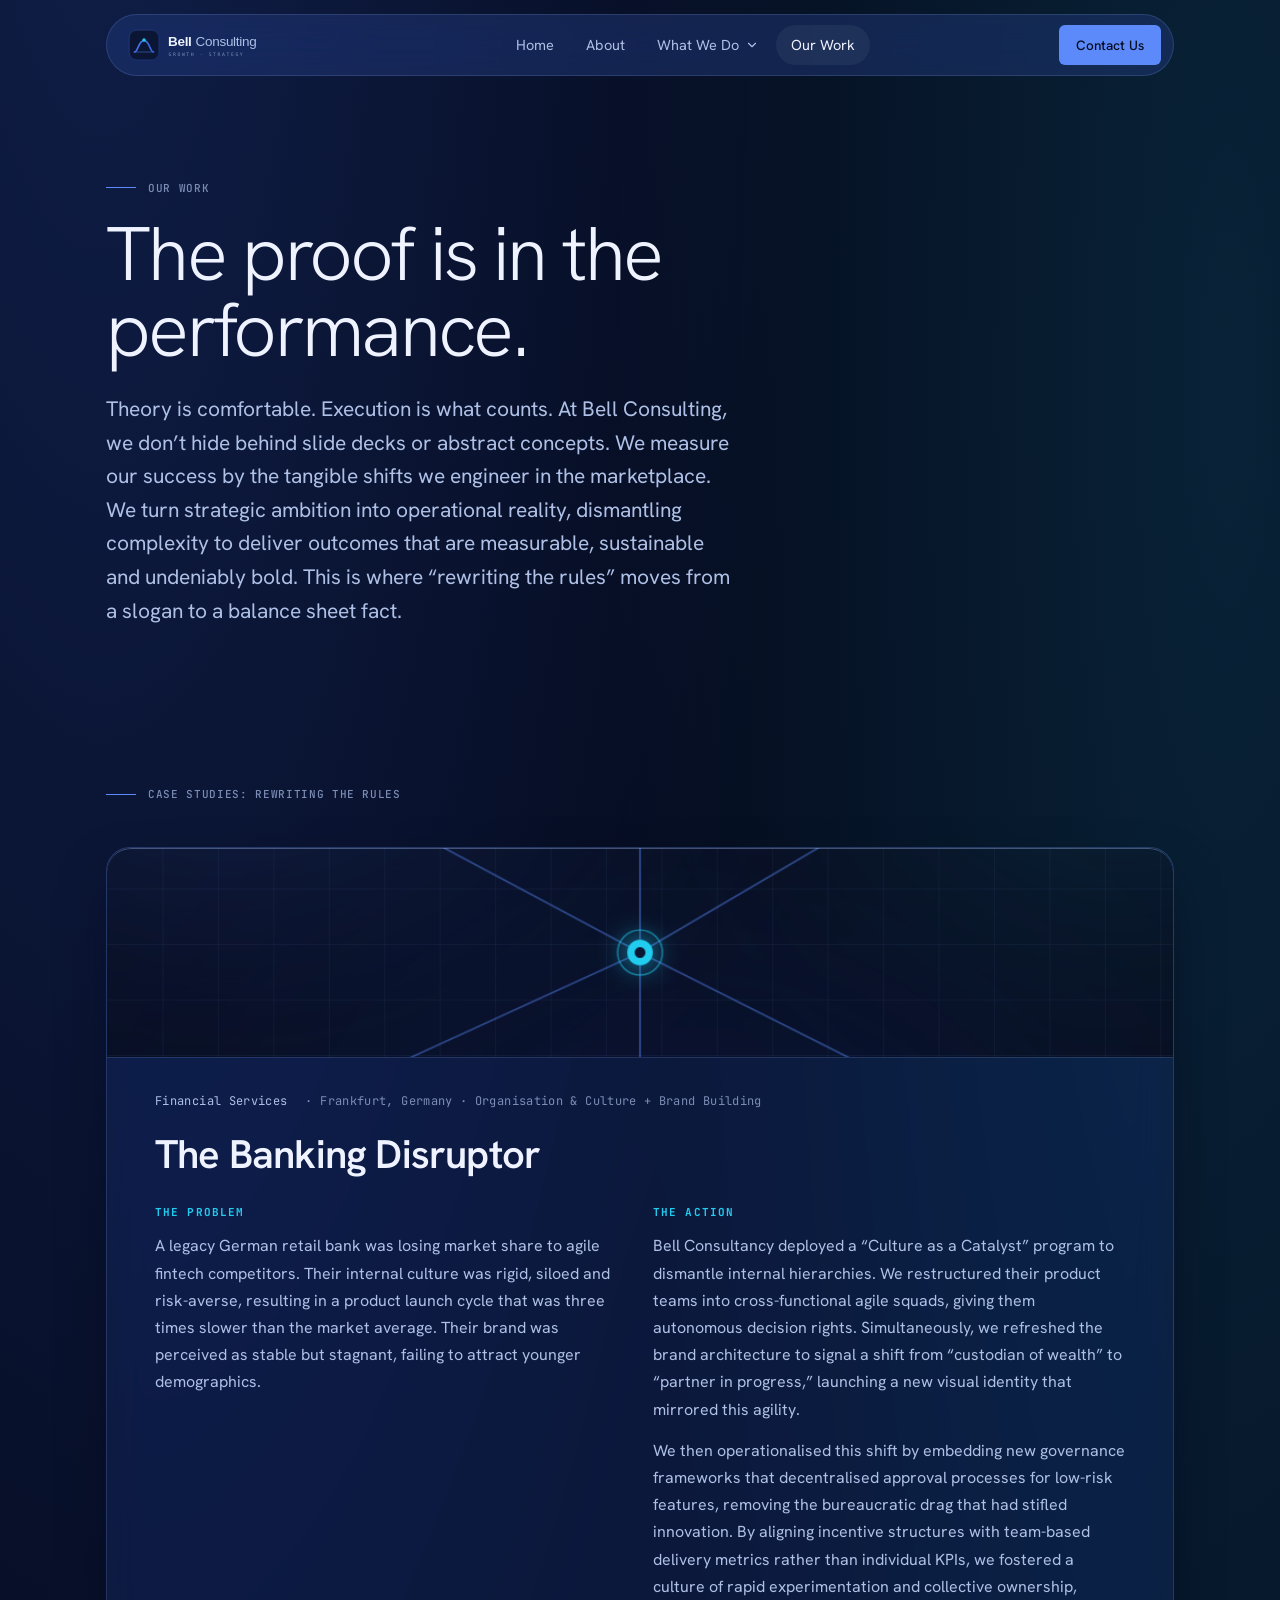
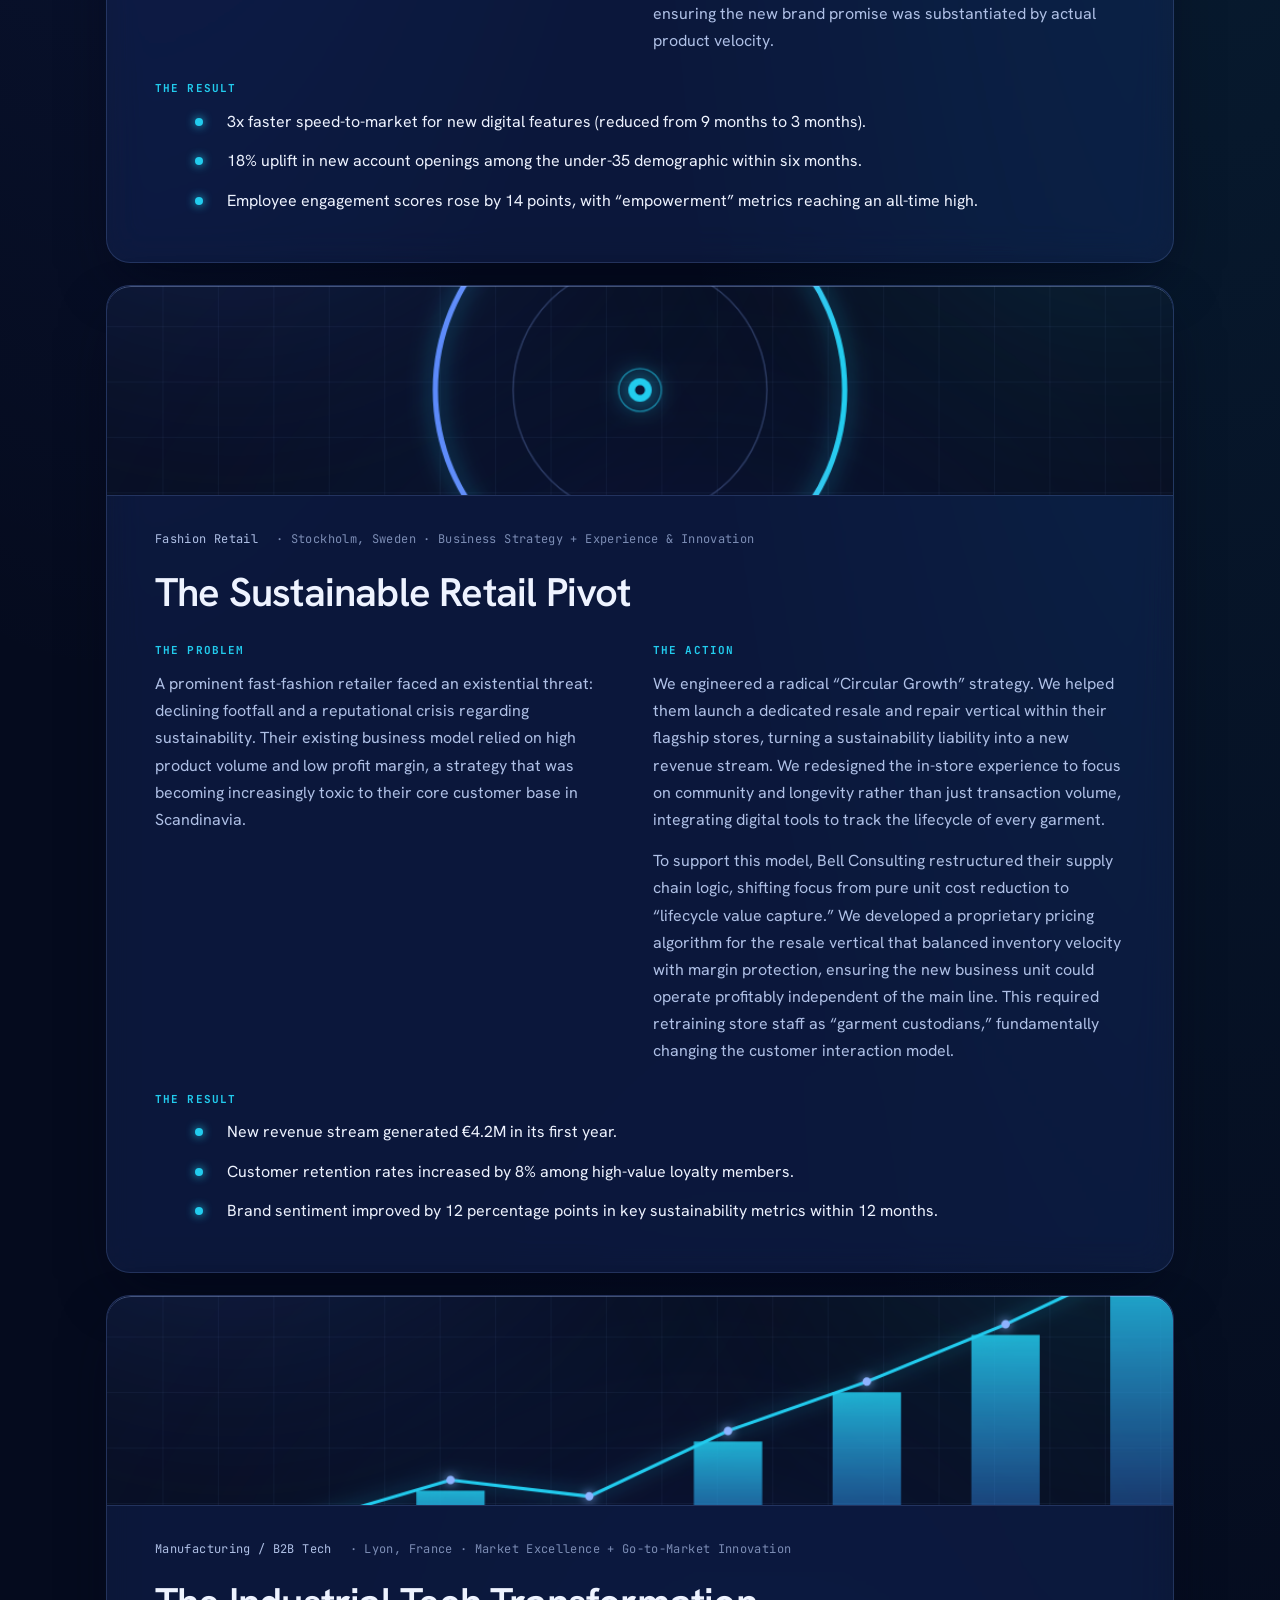
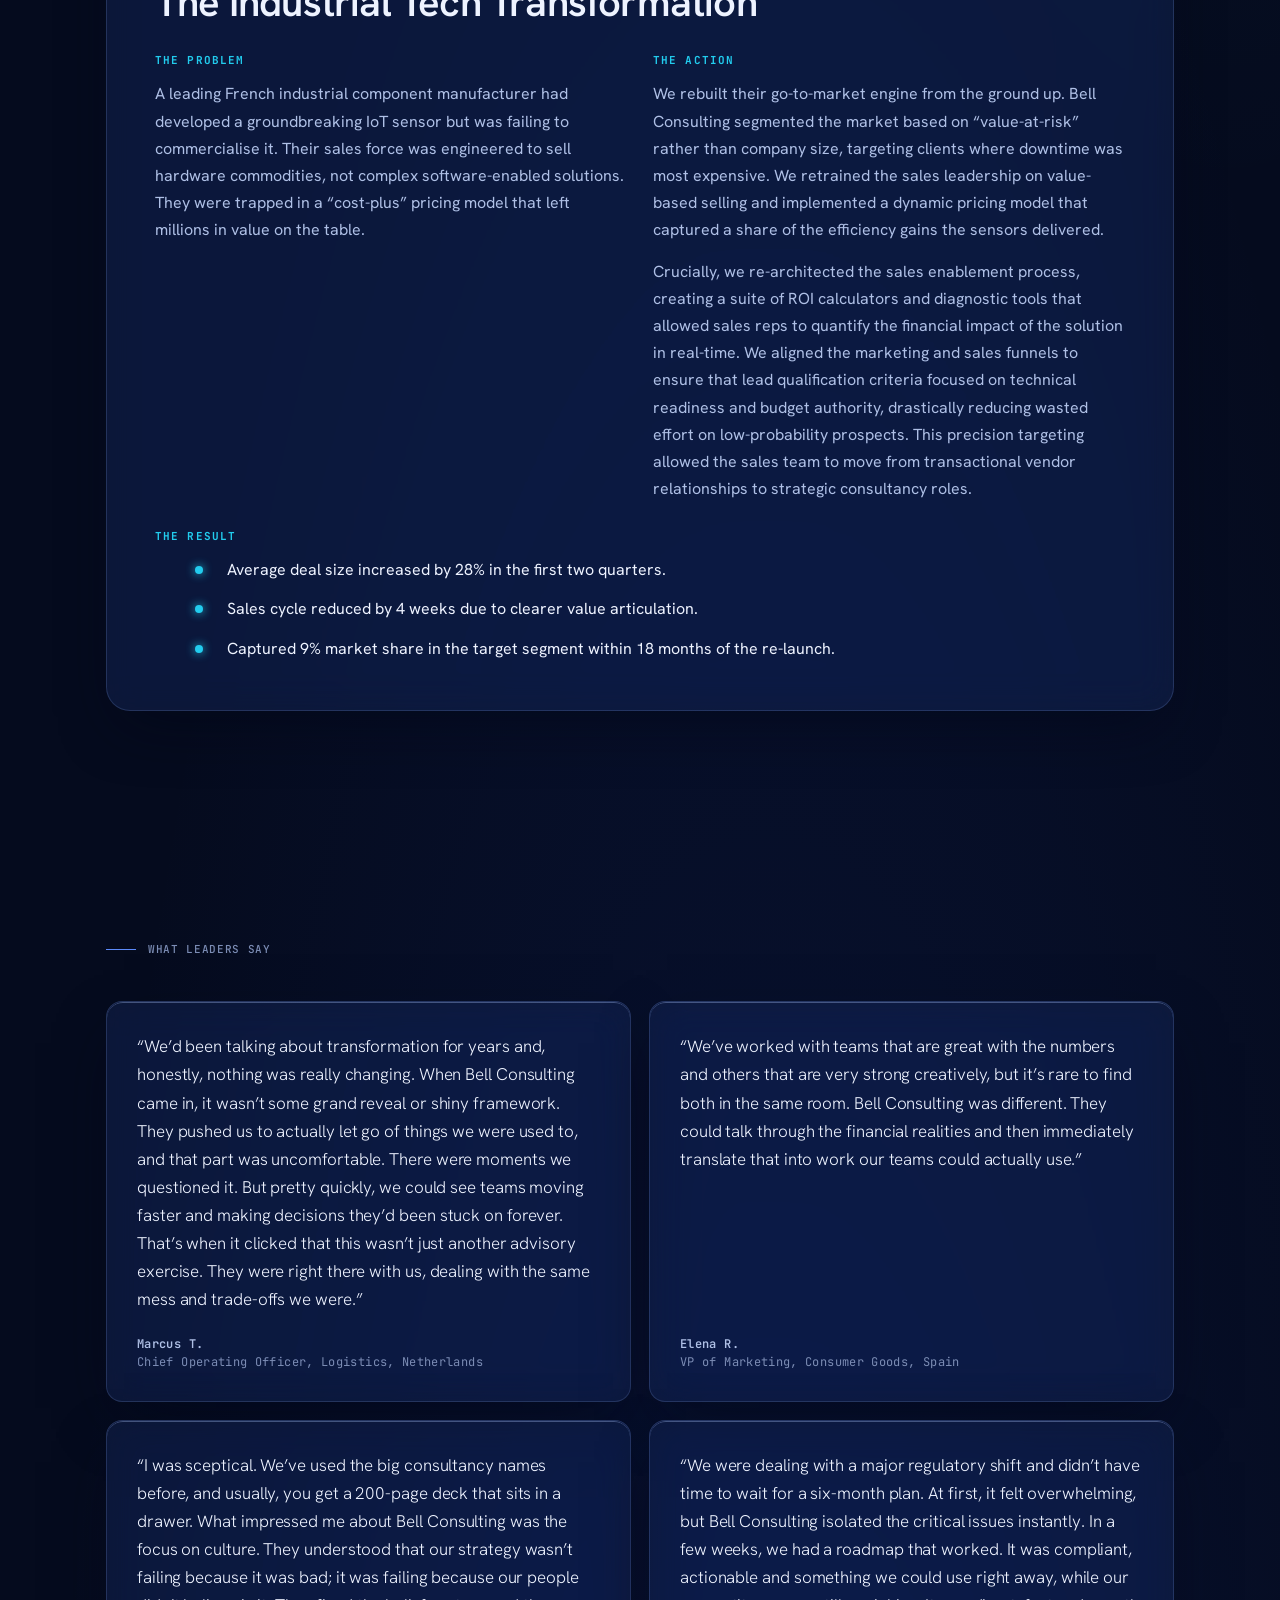
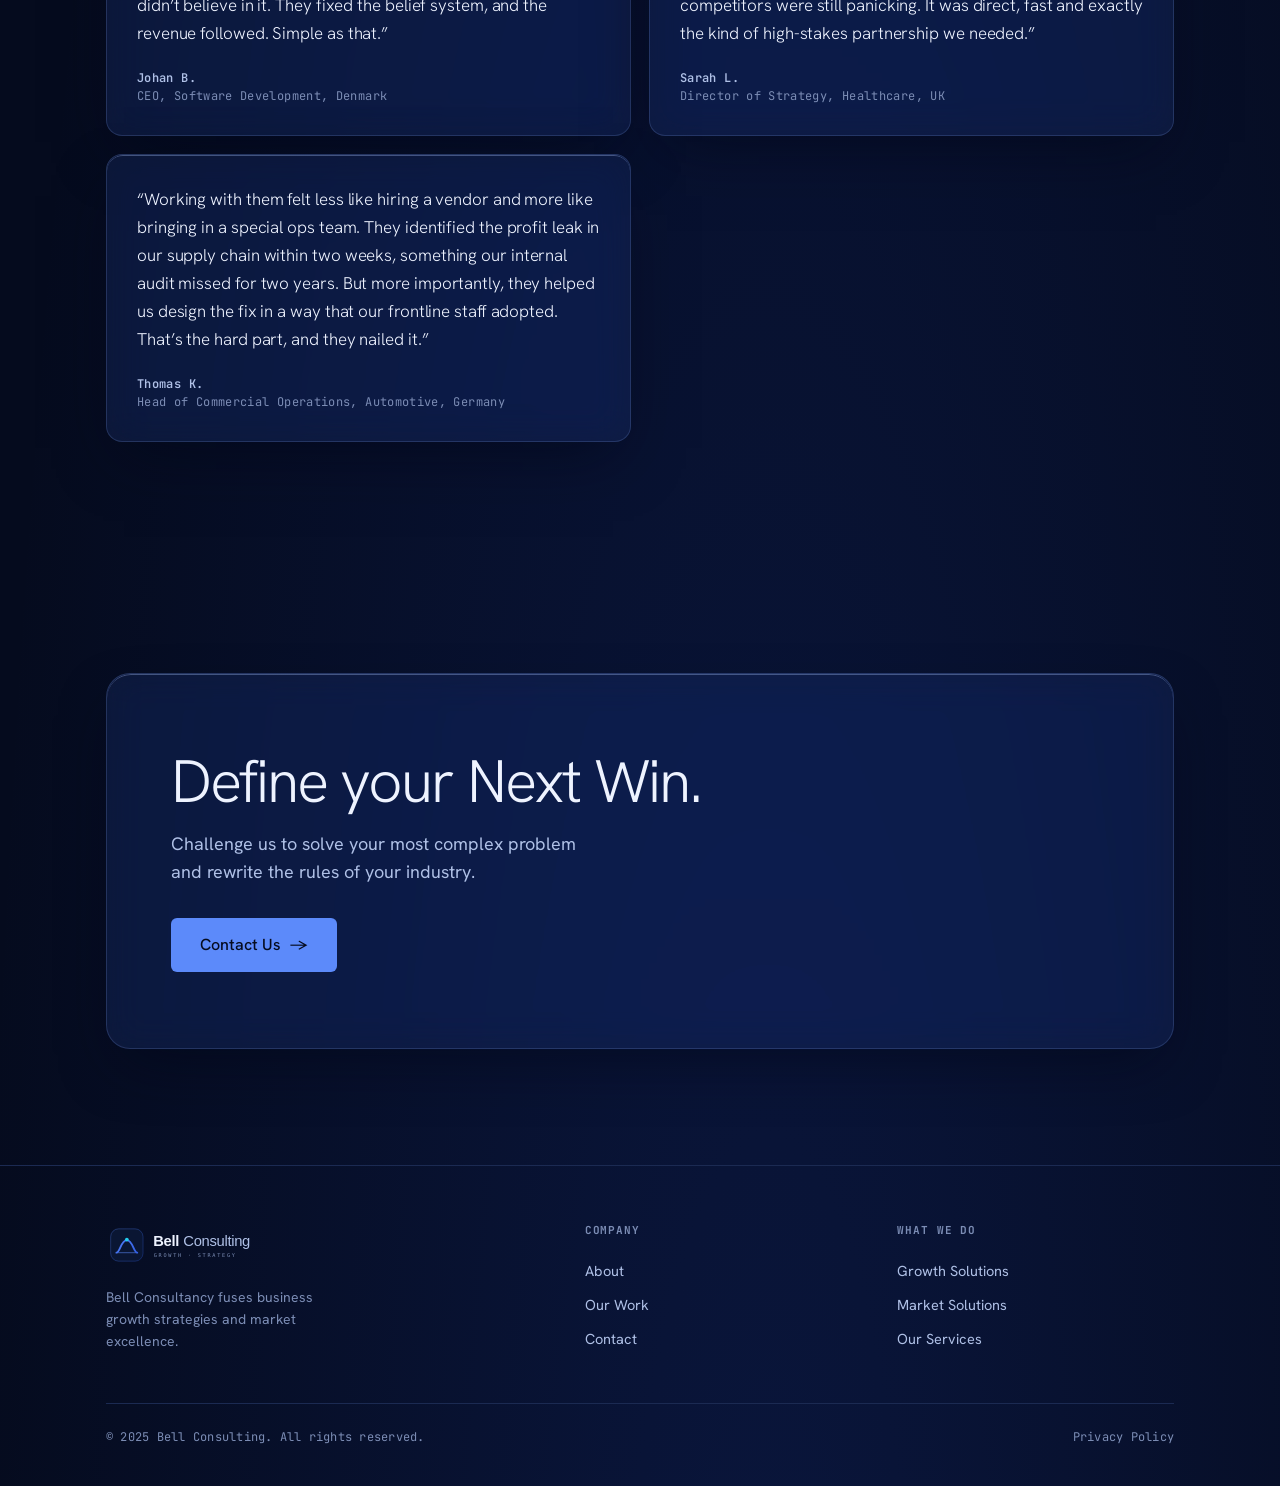
<file: work.html>
<!DOCTYPE html>
<html lang="en" data-theme="dark">
<head>
  <meta charset="UTF-8">
  <meta name="viewport" content="width=device-width, initial-scale=1.0">
  <title>Bell Consulting | Our Work</title>
  <meta name="description" content="At Bell Consulting, we do not hide behind slide decks or abstract concepts.">
  <meta name="keywords" content="Bell Consulting, Bell Consulting Our Work">
  <link rel="icon" href="assets/favicon.svg" type="image/svg+xml">
  <link rel="icon" href="assets/favicon-32.png" sizes="32x32" type="image/png">
  <link rel="apple-touch-icon" href="assets/apple-touch-icon.png">
  <link rel="preconnect" href="https://fonts.googleapis.com">
  <link rel="preconnect" href="https://fonts.gstatic.com" crossorigin>
  <link href="https://fonts.googleapis.com/css2?family=Hanken+Grotesk:wght@300;400;500;600;700&family=JetBrains+Mono:wght@400;500&display=swap" rel="stylesheet">
  <link rel="stylesheet" href="css/tokens.css">
  <link rel="stylesheet" href="css/style.css">
</head>
<body class="field">
  <header class="nav">
    <div class="wrap">
      <div class="nav__inner">
        <a class="nav__logo" href="./" aria-label="Bell Consulting home">
          <img src="assets/logo-wordmark-light.svg" alt="Bell Consulting">
        </a>
        <nav class="nav__menu" aria-label="Primary">
          <a class="nav__link" href="./">Home</a>
          <a class="nav__link" href="about">About</a>
          <div class="nav__has-menu">
            <button class="nav__trigger" aria-haspopup="true" aria-expanded="false">
              What We Do
              <svg width="14" height="14" viewBox="0 0 24 24" fill="none" stroke="currentColor" stroke-width="2" stroke-linecap="round" stroke-linejoin="round"><path d="m6 9 6 6 6-6"/></svg>
            </button>
            <div class="nav__dropdown" role="menu">
              <a href="growth-solutions" role="menuitem">Growth Solutions<span>INTERNAL GROWTH ENGINES</span></a>
              <a href="market-solutions" role="menuitem">Market Solutions<span>DEMAND &amp; BRAND</span></a>
              <a href="services" role="menuitem">Our Services<span>FULL CAPABILITY SET</span></a>
            </div>
          </div>
          <a class="nav__link" href="work" aria-current="page">Our Work</a>
        </nav>
        <div class="nav__right">
          <a class="btn btn--primary btn--sm" href="contact">Contact Us</a>
          <button class="nav__burger" aria-label="Open menu" aria-expanded="false">
            <svg width="24" height="24" viewBox="0 0 24 24" fill="none" stroke="currentColor" stroke-width="2" stroke-linecap="round"><path d="M3 6h18M3 12h18M3 18h18"/></svg>
          </button>
        </div>
      </div>
      <div class="nav__drawer">
        <a href="./">Home</a>
        <a href="about">About</a>
        <div class="grp">What We Do</div>
        <a class="sub" href="growth-solutions">Growth Solutions</a>
        <a class="sub" href="market-solutions">Market Solutions</a>
        <a class="sub" href="services">Our Services</a>
        <a href="work">Our Work</a>
        <a class="btn btn--primary" href="contact">Contact Us</a>
      </div>
    </div>
  </header>

  <main>
    <section class="phero">
      <div class="wrap">
        <div class="eyebrow-row"><span class="eyebrow">Our Work</span></div>
        <h1>The proof is in the performance.</h1>
        <p class="phero__lead">Theory is comfortable. Execution is what counts. At Bell Consulting, we don&rsquo;t hide behind slide decks or abstract concepts. We measure our success by the tangible shifts we engineer in the marketplace. We turn strategic ambition into operational reality, dismantling complexity to deliver outcomes that are measurable, sustainable and undeniably bold. This is where &ldquo;rewriting the rules&rdquo; moves from a slogan to a balance sheet fact.</p>
      </div>
    </section>

    <section class="section">
      <div class="wrap">
        <div class="section-intro"><div class="eyebrow-row"><span class="eyebrow">Case Studies: Rewriting the Rules</span></div></div>

        <article class="glass glass-hairline study">
          <div class="study__media"><img src="assets/img/case-banking.png" alt="" width="1000" height="640"></div>
          <div class="study__meta">
            <span>Financial Services</span> &middot; Frankfurt, Germany &middot; Organisation &amp; Culture + Brand Building
          </div>
          <h2>The Banking Disruptor</h2>
          <div class="study__body study__body--split">
            <div class="study__seg">
              <h5>The Problem</h5>
              <p>A legacy German retail bank was losing market share to agile fintech competitors. Their internal culture was rigid, siloed and risk-averse, resulting in a product launch cycle that was three times slower than the market average. Their brand was perceived as stable but stagnant, failing to attract younger demographics.</p>
            </div>
            <div class="study__seg">
              <h5>The Action</h5>
              <p>Bell Consultancy deployed a &ldquo;Culture as a Catalyst&rdquo; program to dismantle internal hierarchies. We restructured their product teams into cross-functional agile squads, giving them autonomous decision rights. Simultaneously, we refreshed the brand architecture to signal a shift from &ldquo;custodian of wealth&rdquo; to &ldquo;partner in progress,&rdquo; launching a new visual identity that mirrored this agility.</p>
              <p>We then operationalised this shift by embedding new governance frameworks that decentralised approval processes for low-risk features, removing the bureaucratic drag that had stifled innovation. By aligning incentive structures with team-based delivery metrics rather than individual KPIs, we fostered a culture of rapid experimentation and collective ownership, ensuring the new brand promise was substantiated by actual product velocity.</p>
            </div>
          </div>
          <div class="study__seg">
            <h5>The Result</h5>
            <ul class="study__results">
              <li>3x faster speed-to-market for new digital features (reduced from 9 months to 3 months).</li>
              <li>18% uplift in new account openings among the under-35 demographic within six months.</li>
              <li>Employee engagement scores rose by 14 points, with &ldquo;empowerment&rdquo; metrics reaching an all-time high.</li>
            </ul>
          </div>
        </article>

        <article class="glass glass-hairline study">
          <div class="study__media"><img src="assets/img/case-retail.png" alt="" width="1000" height="640"></div>
          <div class="study__meta">
            <span>Fashion Retail</span> &middot; Stockholm, Sweden &middot; Business Strategy + Experience &amp; Innovation
          </div>
          <h2>The Sustainable Retail Pivot</h2>
          <div class="study__body study__body--split">
            <div class="study__seg">
              <h5>The Problem</h5>
              <p>A prominent fast-fashion retailer faced an existential threat: declining footfall and a reputational crisis regarding sustainability. Their existing business model relied on high product volume and low profit margin, a strategy that was becoming increasingly toxic to their core customer base in Scandinavia.</p>
            </div>
            <div class="study__seg">
              <h5>The Action</h5>
              <p>We engineered a radical &ldquo;Circular Growth&rdquo; strategy. We helped them launch a dedicated resale and repair vertical within their flagship stores, turning a sustainability liability into a new revenue stream. We redesigned the in-store experience to focus on community and longevity rather than just transaction volume, integrating digital tools to track the lifecycle of every garment.</p>
              <p>To support this model, Bell Consulting restructured their supply chain logic, shifting focus from pure unit cost reduction to &ldquo;lifecycle value capture.&rdquo; We developed a proprietary pricing algorithm for the resale vertical that balanced inventory velocity with margin protection, ensuring the new business unit could operate profitably independent of the main line. This required retraining store staff as &ldquo;garment custodians,&rdquo; fundamentally changing the customer interaction model.</p>
            </div>
          </div>
          <div class="study__seg">
            <h5>The Result</h5>
            <ul class="study__results">
              <li>New revenue stream generated &euro;4.2M in its first year.</li>
              <li>Customer retention rates increased by 8% among high-value loyalty members.</li>
              <li>Brand sentiment improved by 12 percentage points in key sustainability metrics within 12 months.</li>
            </ul>
          </div>
        </article>

        <article class="glass glass-hairline study">
          <div class="study__media"><img src="assets/img/case-industrial.png" alt="" width="1000" height="640"></div>
          <div class="study__meta">
            <span>Manufacturing / B2B Tech</span> &middot; Lyon, France &middot; Market Excellence + Go-to-Market Innovation
          </div>
          <h2>The Industrial Tech Transformation</h2>
          <div class="study__body study__body--split">
            <div class="study__seg">
              <h5>The Problem</h5>
              <p>A leading French industrial component manufacturer had developed a groundbreaking IoT sensor but was failing to commercialise it. Their sales force was engineered to sell hardware commodities, not complex software-enabled solutions. They were trapped in a &ldquo;cost-plus&rdquo; pricing model that left millions in value on the table.</p>
            </div>
            <div class="study__seg">
              <h5>The Action</h5>
              <p>We rebuilt their go-to-market engine from the ground up. Bell Consulting segmented the market based on &ldquo;value-at-risk&rdquo; rather than company size, targeting clients where downtime was most expensive. We retrained the sales leadership on value-based selling and implemented a dynamic pricing model that captured a share of the efficiency gains the sensors delivered.</p>
              <p>Crucially, we re-architected the sales enablement process, creating a suite of ROI calculators and diagnostic tools that allowed sales reps to quantify the financial impact of the solution in real-time. We aligned the marketing and sales funnels to ensure that lead qualification criteria focused on technical readiness and budget authority, drastically reducing wasted effort on low-probability prospects. This precision targeting allowed the sales team to move from transactional vendor relationships to strategic consultancy roles.</p>
            </div>
          </div>
          <div class="study__seg">
            <h5>The Result</h5>
            <ul class="study__results">
              <li>Average deal size increased by 28% in the first two quarters.</li>
              <li>Sales cycle reduced by 4 weeks due to clearer value articulation.</li>
              <li>Captured 9% market share in the target segment within 18 months of the re-launch.</li>
            </ul>
          </div>
        </article>
      </div>
    </section>

    <section class="section">
      <div class="wrap">
        <div class="section-intro">
          <div class="eyebrow-row"><span class="eyebrow">What Leaders Say</span></div>
        </div>
        <div class="quotes">
          <div class="glass glass-hairline quote">
            <p>&ldquo;We&rsquo;d been talking about transformation for years and, honestly, nothing was really changing. When Bell Consulting came in, it wasn&rsquo;t some grand reveal or shiny framework. They pushed us to actually let go of things we were used to, and that part was uncomfortable. There were moments we questioned it. But pretty quickly, we could see teams moving faster and making decisions they&rsquo;d been stuck on forever. That&rsquo;s when it clicked that this wasn&rsquo;t just another advisory exercise. They were right there with us, dealing with the same mess and trade-offs we were.&rdquo;</p>
            <div class="quote__by"><b>Marcus T.</b><br>Chief Operating Officer, Logistics, Netherlands</div>
          </div>
          <div class="glass glass-hairline quote">
            <p>&ldquo;We&rsquo;ve worked with teams that are great with the numbers and others that are very strong creatively, but it&rsquo;s rare to find both in the same room. Bell Consulting was different. They could talk through the financial realities and then immediately translate that into work our teams could actually use.&rdquo;</p>
            <div class="quote__by"><b>Elena R.</b><br>VP of Marketing, Consumer Goods, Spain</div>
          </div>
          <div class="glass glass-hairline quote">
            <p>&ldquo;I was sceptical. We&rsquo;ve used the big consultancy names before, and usually, you get a 200-page deck that sits in a drawer. What impressed me about Bell Consulting was the focus on culture. They understood that our strategy wasn&rsquo;t failing because it was bad; it was failing because our people didn&rsquo;t believe in it. They fixed the belief system, and the revenue followed. Simple as that.&rdquo;</p>
            <div class="quote__by"><b>Johan B.</b><br>CEO, Software Development, Denmark</div>
          </div>
          <div class="glass glass-hairline quote">
            <p>&ldquo;We were dealing with a major regulatory shift and didn&rsquo;t have time to wait for a six-month plan. At first, it felt overwhelming, but Bell Consulting isolated the critical issues instantly. In a few weeks, we had a roadmap that worked. It was compliant, actionable and something we could use right away, while our competitors were still panicking. It was direct, fast and exactly the kind of high-stakes partnership we needed.&rdquo;</p>
            <div class="quote__by"><b>Sarah L.</b><br>Director of Strategy, Healthcare, UK</div>
          </div>
          <div class="glass glass-hairline quote">
            <p>&ldquo;Working with them felt less like hiring a vendor and more like bringing in a special ops team. They identified the profit leak in our supply chain within two weeks, something our internal audit missed for two years. But more importantly, they helped us design the fix in a way that our frontline staff adopted. That&rsquo;s the hard part, and they nailed it.&rdquo;</p>
            <div class="quote__by"><b>Thomas K.</b><br>Head of Commercial Operations, Automotive, Germany</div>
          </div>
        </div>
      </div>
    </section>

    <section class="section">
      <div class="wrap">
        <div class="glass glass-hairline cta-band">
          <h2>Define your Next Win.</h2>
          <p>Challenge us to solve your most complex problem and rewrite the rules of your industry.</p>
          <div class="cta-band__row">
            <a class="btn btn--primary btn--lg" href="contact">Contact Us <span class="arrow">&rarr;</span></a>
          </div>
        </div>
      </div>
    </section>
  </main>

  <footer class="footer">
    <div class="wrap">
      <div class="footer__grid">
        <div class="footer__brand">
          <img src="assets/logo-wordmark-light.svg" alt="Bell Consulting">
          <p>Bell Consultancy fuses business growth strategies and market excellence.</p>
        </div>
        <div class="footer__col">
          <h5>Company</h5>
          <a href="about">About</a>
          <a href="work">Our Work</a>
          <a href="contact">Contact</a>
        </div>
        <div class="footer__col">
          <h5>What We Do</h5>
          <a href="growth-solutions">Growth Solutions</a>
          <a href="market-solutions">Market Solutions</a>
          <a href="services">Our Services</a>
        </div>
      </div>
      <div class="footer__bottom">
        <span>&copy; 2025 Bell Consulting. All rights reserved.</span>
        <a href="privacy">Privacy Policy</a>
      </div>
    </div>
  </footer>

  <script type="module" src="js/main.js"></script>
</body>
</html>
</file>
<file: css/tokens.css>
/* ============================================================================
   BELL CONSULTING — Design Foundations
   Colors, Type, Spacing, Elevation, Motion + Glassmorphism utilities.

   Derived from the AETHER design system, rebranded for Bell Consulting:
   deep-navy surfaces, aero-blue primary, frosted-glass cards.

   Fonts are Google Fonts substitutes (flagged in README):
     Hanken Grotesk  ← substitutes "Aeonik" (geometric grotesque)
     JetBrains Mono  ← substitutes "Söhne Mono"
   Load order: import this file AFTER the Google Fonts <link> tags.
   ============================================================================ */

/* ----------------------------------------------------------------------------
   1. TOKENS — spacing, radius, z, motion, type primitives
---------------------------------------------------------------------------- */
:root {
  /* Type families */
  --font-sans: "Hanken Grotesk", "Aeonik", ui-sans-serif, system-ui, -apple-system,
    "Segoe UI", Roboto, Helvetica, Arial, sans-serif;
  --font-mono: "JetBrains Mono", "Söhne Mono", "IBM Plex Mono", ui-monospace,
    "SFMono-Regular", Menlo, Consolas, monospace;

  /* Spacing — 4px base */
  --space-0: 0;
  --space-px: 1px;
  --space-0\.5: 0.125rem;
  --space-1: 0.25rem;
  --space-2: 0.5rem;
  --space-3: 0.75rem;
  --space-4: 1rem;
  --space-5: 1.25rem;
  --space-6: 1.5rem;
  --space-8: 2rem;
  --space-10: 2.5rem;
  --space-12: 3rem;
  --space-16: 4rem;
  --space-20: 5rem;
  --space-24: 6rem;
  --space-32: 8rem;

  /* Radius — tight geometry; full reserved for pills/avatars */
  --radius-none: 0px;
  --radius-xs: 2px;
  --radius-sm: 4px;
  --radius-md: 6px;
  --radius-lg: 8px;
  --radius-xl: 12px;
  --radius-2xl: 16px;
  --radius-3xl: 24px;   /* glass feature cards */
  --radius-full: 9999px;

  /* Z-index scale */
  --z-hide: -1;
  --z-base: 0;
  --z-docked: 10;
  --z-dropdown: 1000;
  --z-sticky: 1100;
  --z-banner: 1200;
  --z-overlay: 1300;
  --z-modal: 1400;
  --z-popover: 1500;
  --z-toast: 1600;
  --z-tooltip: 1700;

  /* Motion */
  --duration-instant: 75ms;
  --duration-fast: 150ms;
  --duration-base: 250ms;
  --duration-slow: 400ms;
  --ease-standard: cubic-bezier(0.2, 0, 0, 1);
  --ease-decelerate: cubic-bezier(0, 0, 0, 1);
  --ease-accelerate: cubic-bezier(0.3, 0, 1, 1);
  --ease-spring: cubic-bezier(0.34, 1.56, 0.64, 1);

  /* Font weights */
  --font-weight-light: 300;
  --font-weight-regular: 400;
  --font-weight-medium: 500;
  --font-weight-semibold: 600;
  --font-weight-bold: 700;

  /* Type scale (rem; root = 16px) */
  --text-2xs: 0.6875rem;
  --text-xs: 0.75rem;
  --text-sm: 0.875rem;
  --text-base: 1rem;
  --text-md: 1.125rem;
  --text-lg: 1.25rem;
  --text-xl: 1.5rem;
  --text-2xl: 1.875rem;
  --text-3xl: 2.25rem;
  --text-4xl: 3rem;
  --text-5xl: 3.75rem;
  --text-6xl: 4.5rem;
  --text-7xl: 6rem;

  /* Line-height + tracking */
  --leading-none: 1;
  --leading-tight: 1.1;
  --leading-snug: 1.25;
  --leading-normal: 1.5;
  --leading-relaxed: 1.625;
  --leading-loose: 2;
  --tracking-tighter: -0.04em;
  --tracking-tight: -0.02em;
  --tracking-normal: 0;
  --tracking-wide: 0.02em;
  --tracking-wider: 0.06em;
  --tracking-widest: 0.12em;

  /* Container + gutter */
  --container-sm: 640px;
  --container-md: 768px;
  --container-lg: 1024px;
  --container-xl: 1280px;
  --container-2xl: 1440px;
  --gutter: clamp(1rem, 5vw, 6rem);
}

/* ----------------------------------------------------------------------------
   2. COLOR — primitive ramps (reference only; consume semantic tokens)
---------------------------------------------------------------------------- */
:root {
  /* Neutral — cool slate */
  --neutral-50:  #F8FAFC;  --neutral-100: #F1F5F9; --neutral-200: #E2E8F0;
  --neutral-300: #CBD5E1;  --neutral-400: #94A3B8; --neutral-500: #64748B;
  --neutral-600: #475569;  --neutral-700: #334155; --neutral-800: #1E293B;
  --neutral-900: #0F172A;  --neutral-950: #020617;

  /* Primary — aero blue (Bell signature) */
  --primary-50:  #EEF4FF; --primary-100: #D9E6FF; --primary-200: #BCD2FF;
  --primary-300: #8EB3FF; --primary-400: #5C8AFA; --primary-500: #3B6CF6;
  --primary-600: #2451E0; --primary-700: #1C3FC4; --primary-800: #1D38A0;
  --primary-900: #1E347E; --primary-950: #16204D;

  /* Secondary — signal cyan */
  --secondary-50:  #ECFEFF; --secondary-100: #CFF9FE; --secondary-200: #A5F0FC;
  --secondary-300: #67E2F9; --secondary-400: #22CCEE; --secondary-500: #06AED4;
  --secondary-600: #0890B2; --secondary-700: #0E7490; --secondary-800: #155E75;
  --secondary-900: #164E63; --secondary-950: #083344;

  /* Status */
  --success-500: #10B981; --success-600: #059669; --success-700: #047857;
  --warning-500: #F59E0B; --warning-600: #D97706; --warning-700: #B45309;
  --error-500:   #EF4444; --error-600:   #DC2626; --error-700:   #B91C1C;

  /* Brand gradient endpoints (deep navy field) */
  --bell-navy-deep: #050B1E;
  --bell-navy:      #0A1633;
  --bell-azure:     #3B6CF6;
}

/* ----------------------------------------------------------------------------
   3. SEMANTIC TOKENS — light + dark. Components consume ONLY these.
   Bell biases to dark mode as the hero surface.
---------------------------------------------------------------------------- */
:root,
[data-theme="light"] {
  --color-bg: #FFFFFF;
  --color-surface: #FFFFFF;
  --color-surface-raised: #FFFFFF;
  --color-surface-sunken: #F8FAFC;
  --color-border: #E2E8F0;
  --color-border-strong: #CBD5E1;
  --color-text-primary: #0F172A;
  --color-text-secondary: #475569;
  --color-text-muted: #64748B;
  --color-text-inverted: #FFFFFF;
  --color-primary: #2451E0;
  --color-primary-hover: #1C3FC4;
  --color-primary-active: #1D38A0;
  --color-primary-subtle: #EEF4FF;
  --color-primary-fg: #FFFFFF;
  --color-secondary: #0890B2;
  --color-success: #059669; --color-success-subtle: #ECFDF5; --color-success-fg: #FFFFFF;
  --color-warning: #D97706; --color-warning-subtle: #FFFBEB; --color-warning-fg: #FFFFFF;
  --color-error: #DC2626;   --color-error-subtle: #FEF2F2;   --color-error-fg: #FFFFFF;
  --color-focus-ring: rgb(36 81 224 / 0.55);
  --color-scrim: rgb(2 6 23 / 0.45);

  /* Glass tokens (light) */
  --glass-bg: rgba(255, 255, 255, 0.55);
  --glass-bg-strong: rgba(255, 255, 255, 0.72);
  --glass-border: rgba(15, 23, 42, 0.08);
  --glass-highlight: rgba(255, 255, 255, 0.9);
  --glass-blur: 16px;
  --glass-shadow: 0 12px 40px -12px rgb(2 6 23 / 0.18);

  /* Elevation */
  --shadow-xs: 0 1px 2px 0 rgb(2 6 23 / 0.06);
  --shadow-sm: 0 1px 3px 0 rgb(2 6 23 / 0.08), 0 1px 2px -1px rgb(2 6 23 / 0.06);
  --shadow-md: 0 4px 12px -2px rgb(2 6 23 / 0.10);
  --shadow-lg: 0 12px 28px -6px rgb(2 6 23 / 0.14);
  --shadow-xl: 0 24px 48px -12px rgb(2 6 23 / 0.18);
  --shadow-focus: 0 0 0 3px var(--color-focus-ring);
  color-scheme: light;
}

[data-theme="dark"],
.dark {
  --color-bg: #050B1E;            /* deep navy field */
  --color-surface: #0A1633;       /* navy panel */
  --color-surface-raised: #122046;
  --color-surface-sunken: #050B1E;
  --color-border: #1B2A52;
  --color-border-strong: #2A3D6E;
  --color-text-primary: #EEF3FF;
  --color-text-secondary: #AFC0E6;
  --color-text-muted: #7C8DB5;
  --color-text-inverted: #050B1E;
  --color-primary: #5C8AFA;
  --color-primary-hover: #3B6CF6;
  --color-primary-active: #2451E0;
  --color-primary-subtle: #142353;
  --color-primary-fg: #050B1E;
  --color-secondary: #22CCEE;
  --color-success: #10B981; --color-success-subtle: #06301F; --color-success-fg: #022C22;
  --color-warning: #F59E0B; --color-warning-subtle: #3A2A06; --color-warning-fg: #451A03;
  --color-error: #EF4444;   --color-error-subtle: #3A1414;   --color-error-fg: #450A0A;
  --color-focus-ring: rgb(92 138 250 / 0.65);
  --color-scrim: rgb(2 6 23 / 0.70);

  /* Glass tokens (dark) — the hero surface treatment */
  --glass-bg: rgba(28, 47, 95, 0.38);
  --glass-bg-strong: rgba(33, 54, 108, 0.55);
  --glass-border: rgba(143, 176, 255, 0.18);
  --glass-highlight: rgba(173, 198, 255, 0.35);
  --glass-blur: 18px;
  --glass-shadow: 0 24px 60px -18px rgb(2 6 23 / 0.65);

  /* Elevation — dark leans on borders */
  --shadow-xs: 0 1px 2px 0 rgb(0 0 0 / 0.40);
  --shadow-sm: 0 1px 3px 0 rgb(0 0 0 / 0.50);
  --shadow-md: 0 4px 12px -2px rgb(0 0 0 / 0.55);
  --shadow-lg: 0 12px 28px -6px rgb(0 0 0 / 0.60);
  --shadow-xl: 0 24px 48px -12px rgb(0 0 0 / 0.65);
  --shadow-focus: 0 0 0 3px var(--color-focus-ring);
  color-scheme: dark;
}

/* ----------------------------------------------------------------------------
   4. SEMANTIC TYPE — h1..h6, body, eyebrow
---------------------------------------------------------------------------- */
h1, .h1 {
  font: var(--font-weight-medium) var(--text-4xl)/var(--leading-tight) var(--font-sans);
  letter-spacing: var(--tracking-tight);
}
h2, .h2 {
  font: var(--font-weight-semibold) var(--text-3xl)/var(--leading-tight) var(--font-sans);
  letter-spacing: var(--tracking-tight);
}
h3, .h3 {
  font: var(--font-weight-semibold) var(--text-2xl)/var(--leading-snug) var(--font-sans);
}
h4, .h4 {
  font: var(--font-weight-semibold) var(--text-xl)/var(--leading-snug) var(--font-sans);
  letter-spacing: var(--tracking-tight);
}
.display {
  font: var(--font-weight-light) var(--text-6xl)/var(--leading-none) var(--font-sans);
  letter-spacing: var(--tracking-tighter);
}
.lead {
  font: var(--font-weight-regular) var(--text-md)/var(--leading-relaxed) var(--font-sans);
  color: var(--color-text-secondary);
}
.eyebrow {
  font-family: var(--font-mono);
  font-size: var(--text-2xs);
  font-weight: var(--font-weight-medium);
  letter-spacing: var(--tracking-wider);
  text-transform: uppercase;
  color: var(--color-text-muted);
}

/* ----------------------------------------------------------------------------
   5. GLASSMORPHISM — frosted glass card system (Bell signature)
   .glass        base frosted panel
   .glass-strong heavier fill (use over busy imagery)
   .glass-hairline adds the top inner highlight line
---------------------------------------------------------------------------- */
.glass {
  position: relative;
  background: var(--glass-bg);
  -webkit-backdrop-filter: blur(var(--glass-blur)) saturate(140%);
  backdrop-filter: blur(var(--glass-blur)) saturate(140%);
  border: 1px solid var(--glass-border);
  border-radius: var(--radius-2xl);
  box-shadow: var(--glass-shadow);
}
.glass-strong {
  background: var(--glass-bg-strong);
}
/* Inner top highlight — the "lit edge" of the glass */
.glass-hairline::before {
  content: "";
  position: absolute;
  inset: 0;
  border-radius: inherit;
  padding-top: 1px;
  background: linear-gradient(
    180deg,
    var(--glass-highlight) 0%,
    transparent 28%
  );
  -webkit-mask: linear-gradient(#000 0 0) content-box, linear-gradient(#000 0 0);
  -webkit-mask-composite: xor;
          mask-composite: exclude;
  pointer-events: none;
}

/* The deep-navy aurora field glass sits on */
.bell-field {
  background:
    radial-gradient(120% 100% at 12% 0%, rgba(59,108,246,0.22) 0%, transparent 45%),
    radial-gradient(120% 120% at 92% 18%, rgba(34,204,238,0.14) 0%, transparent 42%),
    radial-gradient(100% 120% at 50% 110%, rgba(36,81,224,0.18) 0%, transparent 50%),
    var(--color-bg);
}

/* ----------------------------------------------------------------------------
   6. RESET + BASE
---------------------------------------------------------------------------- */
*, *::before, *::after { box-sizing: border-box; }
* { margin: 0; }
html { -webkit-text-size-adjust: 100%; text-rendering: optimizeLegibility; }
body {
  min-height: 100dvh;
  background: var(--color-bg);
  color: var(--color-text-primary);
  font-family: var(--font-sans);
  font-size: var(--text-base);
  line-height: var(--leading-normal);
  -webkit-font-smoothing: antialiased;
}
img, picture, svg, video, canvas { display: block; max-width: 100%; }
input, button, textarea, select { font: inherit; color: inherit; }
::selection { background: var(--color-primary-subtle); color: var(--color-text-primary); }

.container {
  width: 100%;
  max-width: var(--container-xl);
  margin-inline: auto;
  padding-inline: var(--gutter);
}

/* Focus — never removed */
:where(a, button, input, select, textarea, [tabindex], [role="button"],
       [role="tab"], [role="menuitem"], summary):focus-visible {
  outline: 2px solid var(--color-primary);
  outline-offset: 2px;
  border-radius: var(--radius-sm);
}
.focus-ring:focus-visible { outline: none; box-shadow: var(--shadow-focus); }

@media (prefers-reduced-motion: reduce) {
  *, *::before, *::after {
    animation-duration: 0.01ms !important;
    animation-iteration-count: 1 !important;
    transition-duration: 0.01ms !important;
    scroll-behavior: auto !important;
  }
}
</file>
<file: css/style.css>
/* Bell Consulting — site styles. Loads after tokens.css. */

html { scroll-behavior: smooth; }
body { overflow-x: hidden; }

a { color: inherit; }

.wrap {
  width: 100%;
  max-width: 1180px;
  margin-inline: auto;
  padding-inline: clamp(20px, 5vw, 56px);
}

.wrap--narrow { max-width: 880px; }

.field {
  background:
    radial-gradient(120% 90% at 8% -5%, rgba(59,108,246,0.20) 0%, transparent 46%),
    radial-gradient(110% 110% at 96% 6%, rgba(34,204,238,0.12) 0%, transparent 44%),
    radial-gradient(120% 130% at 60% 108%, rgba(36,81,224,0.16) 0%, transparent 52%),
    var(--color-bg);
}

.eyebrow-row {
  display: flex;
  align-items: center;
  gap: 12px;
  margin-bottom: 20px;
}
.eyebrow-row::before {
  content: "";
  width: 30px;
  height: 1px;
  background: var(--color-primary);
  flex: none;
}
.eyebrow {
  font-family: var(--font-mono);
  font-size: var(--text-2xs);
  font-weight: 500;
  letter-spacing: var(--tracking-wider);
  text-transform: uppercase;
  color: var(--color-text-muted);
  white-space: nowrap;
}

.section { padding-block: clamp(60px, 9vw, 120px); }
.section--tight { padding-block: clamp(44px, 6vw, 80px); }

.glass {
  position: relative;
  background: var(--glass-bg);
  -webkit-backdrop-filter: blur(var(--glass-blur)) saturate(140%);
  backdrop-filter: blur(var(--glass-blur)) saturate(140%);
  border: 1px solid var(--glass-border);
  border-radius: var(--radius-2xl);
  box-shadow: var(--glass-shadow);
}
.glass-hairline::before {
  content: "";
  position: absolute;
  inset: 0;
  border-radius: inherit;
  padding-top: 1px;
  background: linear-gradient(180deg, var(--glass-highlight) 0%, transparent 26%);
  -webkit-mask: linear-gradient(#000 0 0) content-box, linear-gradient(#000 0 0);
  -webkit-mask-composite: xor;
          mask-composite: exclude;
  pointer-events: none;
}

/* buttons */
.btn {
  display: inline-flex;
  align-items: center;
  justify-content: center;
  gap: 9px;
  border: 1px solid transparent;
  border-radius: var(--radius-md);
  font-weight: 500;
  cursor: pointer;
  text-decoration: none;
  white-space: nowrap;
  height: 48px;
  padding: 0 22px;
  font-size: 15px;
  transition: background var(--duration-fast) var(--ease-standard),
    border-color var(--duration-fast), transform var(--duration-instant), color var(--duration-fast);
}
.btn .arrow { transition: transform var(--duration-base) var(--ease-standard); }
.btn:hover .arrow { transform: translateX(4px); }
.btn--primary { background: var(--color-primary); color: var(--color-primary-fg); }
.btn--primary:hover { background: var(--color-primary-hover); }
.btn--primary:active { transform: translateY(1px); }
.btn--ghost {
  background: rgba(255, 255, 255, 0.03);
  color: var(--color-text-primary);
  border-color: var(--glass-border);
}
.btn--ghost:hover { border-color: var(--color-border-strong); background: rgba(255, 255, 255, 0.07); }
.btn--sm { height: 40px; padding: 0 16px; font-size: 13.5px; }
.btn--lg { height: 54px; padding: 0 28px; font-size: 16px; }

/* nav */
.nav {
  position: sticky;
  top: 0;
  z-index: var(--z-sticky);
  padding-block: 14px;
}
.nav__inner {
  display: flex;
  align-items: center;
  justify-content: space-between;
  gap: 20px;
  padding: 9px 12px 9px 18px;
  border-radius: var(--radius-full);
  background: var(--glass-bg-strong);
  -webkit-backdrop-filter: blur(16px) saturate(140%);
  backdrop-filter: blur(16px) saturate(140%);
  border: 1px solid var(--glass-border);
}
.nav__logo { display: flex; align-items: center; }
.nav__logo img { height: 42px; width: auto; }
.nav__menu { display: none; align-items: center; gap: 2px; }
.nav__link {
  font-size: 14.5px;
  color: var(--color-text-secondary);
  padding: 9px 15px;
  border-radius: var(--radius-full);
  text-decoration: none;
  transition: color var(--duration-fast), background var(--duration-fast);
  white-space: nowrap;
}
.nav__link:hover, .nav__link[aria-current="page"] { color: var(--color-text-primary); }
.nav__link[aria-current="page"] { background: rgba(255, 255, 255, 0.05); }
.nav__right { display: flex; align-items: center; gap: 8px; }

/* dropdown */
.nav__has-menu { position: relative; }
.nav__trigger {
  display: inline-flex;
  align-items: center;
  gap: 6px;
  background: none;
  border: none;
  font: inherit;
  font-size: 14.5px;
  color: var(--color-text-secondary);
  padding: 9px 15px;
  border-radius: var(--radius-full);
  cursor: pointer;
  transition: color var(--duration-fast);
  white-space: nowrap;
}
.nav__trigger:hover, .nav__has-menu:hover .nav__trigger { color: var(--color-text-primary); }
.nav__trigger svg { transition: transform var(--duration-fast); }
.nav__has-menu:hover .nav__trigger svg { transform: rotate(180deg); }
.nav__dropdown {
  position: absolute;
  top: calc(100% + 12px);
  left: 50%;
  transform: translateX(-50%) translateY(6px);
  min-width: 240px;
  padding: 8px;
  border-radius: var(--radius-xl);
  background: var(--glass-bg-strong);
  -webkit-backdrop-filter: blur(18px) saturate(140%);
  backdrop-filter: blur(18px) saturate(140%);
  border: 1px solid var(--glass-border);
  box-shadow: var(--glass-shadow);
  opacity: 0;
  visibility: hidden;
  transition: opacity var(--duration-fast), transform var(--duration-fast), visibility var(--duration-fast);
}
.nav__has-menu:hover .nav__dropdown,
.nav__has-menu:focus-within .nav__dropdown {
  opacity: 1;
  visibility: visible;
  transform: translateX(-50%) translateY(0);
}
.nav__dropdown a {
  display: block;
  padding: 11px 14px;
  border-radius: var(--radius-md);
  font-size: 14.5px;
  color: var(--color-text-secondary);
  text-decoration: none;
  transition: background var(--duration-fast), color var(--duration-fast);
}
.nav__dropdown a:hover { background: rgba(255, 255, 255, 0.06); color: var(--color-text-primary); }
.nav__dropdown a span {
  display: block;
  font-family: var(--font-mono);
  font-size: 10.5px;
  letter-spacing: 0.04em;
  color: var(--color-text-muted);
  margin-top: 3px;
}
.nav__burger {
  display: inline-flex;
  align-items: center;
  justify-content: center;
  width: 44px;
  height: 44px;
  background: none;
  border: none;
  color: var(--color-text-primary);
  cursor: pointer;
}

/* mobile drawer */
.nav__drawer {
  display: none;
  margin-top: 10px;
  padding: 14px;
  border-radius: var(--radius-2xl);
  background: var(--glass-bg-strong);
  -webkit-backdrop-filter: blur(18px) saturate(140%);
  backdrop-filter: blur(18px) saturate(140%);
  border: 1px solid var(--glass-border);
}
.nav__drawer.open { display: block; }
.nav__drawer a {
  display: block;
  padding: 13px 12px;
  font-size: 16px;
  color: var(--color-text-secondary);
  text-decoration: none;
  border-bottom: 1px solid var(--color-border);
}
.nav__drawer a:last-of-type { border-bottom: none; }
.nav__drawer a.sub { padding-left: 26px; font-size: 14.5px; }
.nav__drawer .grp {
  font-family: var(--font-mono);
  font-size: 10.5px;
  letter-spacing: 0.08em;
  text-transform: uppercase;
  color: var(--color-text-muted);
  padding: 14px 12px 4px;
}
.nav__drawer .btn { width: 100%; margin-top: 12px; }

/* hero */
.hero { padding-top: clamp(36px, 6vw, 76px); padding-bottom: clamp(20px, 4vw, 48px); }
.hero__eyebrow { margin-bottom: 26px; }
.hero h1 {
  font-weight: 300;
  font-size: clamp(44px, 9vw, 80px);
  line-height: 0.98;
  letter-spacing: -0.035em;
  color: var(--color-text-primary);
  max-width: 14ch;
}
.hero h1 em {
  font-style: normal;
  background: linear-gradient(100deg, #8EB3FF, #22CCEE);
  -webkit-background-clip: text;
  background-clip: text;
  color: transparent;
}
.hero__lead {
  margin-top: 28px;
  font-size: clamp(18px, 2.4vw, 22px);
  line-height: 1.55;
  color: var(--color-text-secondary);
  max-width: 36ch;
}
.hero__cta { margin-top: 38px; display: flex; gap: 14px; flex-wrap: wrap; }

/* page hero (interior) */
.phero { padding-top: clamp(40px, 7vw, 92px); padding-bottom: clamp(24px, 4vw, 44px); }
.phero h1 {
  font-weight: 300;
  font-size: clamp(40px, 6.5vw, 76px);
  line-height: 1.0;
  letter-spacing: -0.035em;
  color: var(--color-text-primary);
  max-width: 18ch;
}
.phero__lead {
  margin-top: 24px;
  font-size: clamp(17px, 2.2vw, 21px);
  line-height: 1.6;
  color: var(--color-text-secondary);
  max-width: 52ch;
}

/* prose blocks */
.block { max-width: 60ch; }
.block__head {
  font-weight: 600;
  font-size: clamp(26px, 4vw, 40px);
  letter-spacing: -0.02em;
  line-height: 1.12;
  color: var(--color-text-primary);
}
.block__body {
  margin-top: 18px;
  font-size: 17px;
  line-height: 1.7;
  color: var(--color-text-secondary);
}
.block__body + .block__body { margin-top: 16px; }
.block__body:first-child { margin-top: 0; }

/* intro block above a grid: eyebrow + heading/copy */
.section-intro { margin-bottom: clamp(36px, 5vw, 44px); }
.section-intro .block__body { margin-top: 0; }
.intro-copy { font-size: 18px; }

/* quieter, lighter section head */
.block__head--quiet { font-weight: 300; font-size: clamp(24px, 3.4vw, 34px); }

/* oversized lead-in line */
.statement {
  margin: 0;
  max-width: 24ch;
  font-size: clamp(22px, 3vw, 30px);
  font-weight: 300;
  line-height: 1.3;
  letter-spacing: -0.01em;
  color: var(--color-text-primary);
}

/* two-column editorial split */
.split {
  display: grid;
  grid-template-columns: 1fr;
  gap: clamp(28px, 5vw, 72px);
  align-items: start;
}
.split__aside .eyebrow-row { margin-bottom: 0; }

/* glass panel */
.panel {
  padding: clamp(24px, 3.5vw, 38px);
  border-radius: var(--radius-3xl);
}

/* case teasers (home) */
.cases { display: grid; grid-template-columns: 1fr; gap: 18px; }
.case-card {
  padding: 28px;
  border-radius: var(--radius-2xl);
  display: flex;
  flex-direction: column;
  gap: 16px;
  text-decoration: none;
  transition: transform var(--duration-base) var(--ease-standard), border-color var(--duration-base);
}
.case-card:hover { transform: translateY(-4px); border-color: rgba(143, 176, 255, 0.34); }
.case-card__tag {
  font-family: var(--font-mono);
  font-size: 11px;
  letter-spacing: 0.06em;
  text-transform: uppercase;
  color: var(--color-secondary);
}
.case-card h3 {
  font-size: 20px;
  font-weight: 600;
  letter-spacing: -0.01em;
  line-height: 1.25;
  color: var(--color-text-primary);
}
.case-card p { font-size: 14.5px; line-height: 1.6; color: var(--color-text-secondary); }
.case-card__more {
  margin-top: auto;
  display: inline-flex;
  align-items: center;
  gap: 7px;
  font-size: 13.5px;
  font-weight: 500;
  color: var(--color-primary);
}

/* disclosure cards (solutions + services) */
.offer { display: grid; gap: 16px; }
.offer__item { border-radius: var(--radius-2xl); overflow: hidden; }
.offer__head {
  padding: clamp(24px, 3vw, 34px);
  display: grid;
  grid-template-columns: auto 1fr;
  gap: 20px;
  align-items: start;
}
.offer__num {
  font-family: var(--font-mono);
  font-size: 13px;
  color: var(--color-secondary);
  letter-spacing: 0.06em;
  padding-top: 6px;
}
.offer__title {
  font-size: clamp(21px, 2.8vw, 28px);
  font-weight: 600;
  letter-spacing: -0.015em;
  color: var(--color-text-primary);
}
.offer__desc { margin-top: 12px; font-size: 16px; line-height: 1.65; color: var(--color-text-secondary); }
.offer__toggle {
  margin-top: 20px;
  display: inline-flex;
  align-items: center;
  gap: 8px;
  background: none;
  border: none;
  font: inherit;
  font-size: 14px;
  font-weight: 500;
  color: var(--color-primary);
  cursor: pointer;
  padding: 0;
}
.offer__toggle svg { transition: transform var(--duration-base) var(--ease-standard); }
.offer__item.open .offer__toggle svg { transform: rotate(45deg); }
.offer__reveal {
  display: grid;
  grid-template-rows: 0fr;
  transition: grid-template-rows var(--duration-slow) var(--ease-standard);
}
.offer__item.open .offer__reveal { grid-template-rows: 1fr; }
.offer__reveal-inner { overflow: hidden; }
.offer__reveal-pad {
  padding: 0 clamp(24px, 3vw, 34px) clamp(24px, 3vw, 34px);
  margin-left: clamp(0px, 3vw, 33px);
}
.offer__lead {
  font-size: 16px;
  font-weight: 500;
  color: var(--color-text-primary);
  padding-top: 4px;
  margin-bottom: 18px;
}
.offer__howlabel {
  font-family: var(--font-mono);
  font-size: 11px;
  letter-spacing: 0.1em;
  text-transform: uppercase;
  color: var(--color-secondary);
  padding-top: 4px;
  margin-bottom: 12px;
}
.offer__intro {
  font-size: 15.5px;
  line-height: 1.65;
  color: var(--color-text-secondary);
  margin-bottom: 22px;
  max-width: 64ch;
}
.offer__list { list-style: none; display: grid; gap: 0; }
.offer__list li {
  padding: 16px 0;
  border-top: 1px solid var(--color-border);
  font-size: 15px;
  line-height: 1.6;
  color: var(--color-text-secondary);
}
.offer__list li strong { color: var(--color-text-primary); font-weight: 600; display: block; margin-bottom: 3px; }
.offer__list li:first-child { border-top: none; padding-top: 4px; }

/* feature / focus grids */
.feature-grid { display: grid; grid-template-columns: 1fr; gap: 16px; }
.feature {
  padding: 26px;
  border-radius: var(--radius-2xl);
}
.feature h4 {
  font-size: 19px;
  font-weight: 600;
  letter-spacing: -0.01em;
  color: var(--color-text-primary);
  margin-bottom: 12px;
}
.feature p { font-size: 14.5px; line-height: 1.65; color: var(--color-text-secondary); }
.feature__tag {
  font-family: var(--font-mono);
  font-size: 11px;
  letter-spacing: 0.06em;
  text-transform: uppercase;
  color: var(--color-secondary);
  margin-bottom: 14px;
}

/* case studies (work) */
.study { padding: clamp(28px, 4vw, 48px); border-radius: var(--radius-3xl); }
.study + .study { margin-top: 22px; }
.study__meta {
  display: flex;
  flex-wrap: wrap;
  gap: 10px 18px;
  font-family: var(--font-mono);
  font-size: 12px;
  letter-spacing: 0.03em;
  color: var(--color-text-muted);
  margin-bottom: 22px;
}
.study__meta span { color: var(--color-text-secondary); }
.study h2 {
  font-size: clamp(26px, 4vw, 40px);
  font-weight: 600;
  letter-spacing: -0.02em;
  line-height: 1.1;
  color: var(--color-text-primary);
  margin-bottom: 28px;
}
.study__body { display: grid; gap: 26px; }
.study__body + .study__seg { margin-top: 26px; }
.study__seg h5 {
  font-family: var(--font-mono);
  font-size: 11px;
  letter-spacing: 0.1em;
  text-transform: uppercase;
  color: var(--color-secondary);
  margin-bottom: 12px;
}
.study__seg p { font-size: 16px; line-height: 1.7; color: var(--color-text-secondary); }
.study__seg p + p { margin-top: 14px; }
.study__results { list-style: none; display: grid; gap: 14px; }
.study__results li {
  display: grid;
  grid-template-columns: 18px 1fr;
  gap: 14px;
  font-size: 16px;
  line-height: 1.6;
  color: var(--color-text-primary);
}
.study__results li::before {
  content: "";
  width: 8px;
  height: 8px;
  border-radius: 50%;
  background: var(--color-secondary);
  box-shadow: 0 0 10px var(--color-secondary);
  margin-top: 9px;
}

/* testimonials */
.quotes { display: grid; grid-template-columns: 1fr; gap: 18px; }
.quote { padding: 30px; border-radius: var(--radius-2xl); display: flex; flex-direction: column; gap: 22px; }
.quote p {
  font-size: 17px;
  line-height: 1.65;
  color: var(--color-text-primary);
  font-weight: 300;
  letter-spacing: -0.005em;
}
.quote__by {
  font-family: var(--font-mono);
  font-size: 12px;
  letter-spacing: 0.03em;
  color: var(--color-text-muted);
  margin-top: auto;
}
.quote__by b { color: var(--color-text-secondary); font-weight: 600; }

/* cta band */
.cta-band { padding: clamp(40px, 6vw, 84px) clamp(28px, 5vw, 64px); border-radius: var(--radius-3xl); text-align: left; }
.cta-band h2 {
  font-size: clamp(30px, 5vw, 60px);
  font-weight: 300;
  letter-spacing: -0.035em;
  line-height: 1.02;
  color: var(--color-text-primary);
  max-width: 16ch;
}
.cta-band p { margin-top: 18px; font-size: 18px; line-height: 1.55; color: var(--color-text-secondary); max-width: 44ch; }
.cta-band__row { margin-top: 32px; display: flex; gap: 14px; flex-wrap: wrap; }

/* contact */
.contact-grid { display: grid; grid-template-columns: 1fr; gap: clamp(28px, 5vw, 56px); align-items: start; }
.hq h3 {
  font-size: 24px;
  font-weight: 600;
  letter-spacing: -0.01em;
  color: var(--color-text-primary);
  margin-bottom: 6px;
}
.hq__sub { font-size: 16px; line-height: 1.6; color: var(--color-text-secondary); margin-bottom: 26px; max-width: 40ch; }
.hq__lines { display: grid; gap: 14px; }
.hq__line { display: grid; grid-template-columns: auto 1fr; gap: 14px; align-items: center; }
.hq__line .ic { color: var(--color-secondary); }
.hq__line span {
  font-family: var(--font-mono);
  font-size: 13.5px;
  letter-spacing: 0.02em;
  color: var(--color-text-secondary);
}

.form { padding: clamp(26px, 4vw, 40px); border-radius: var(--radius-3xl); }
.form__row { display: grid; grid-template-columns: 1fr; gap: 18px; }
.form__row + .form__row { margin-top: 18px; }
.field-group { display: flex; flex-direction: column; gap: 8px; }
.field-group label {
  font-family: var(--font-mono);
  font-size: 10.5px;
  letter-spacing: 0.06em;
  text-transform: uppercase;
  color: var(--color-text-muted);
}
.field-group label .req { color: var(--color-primary); }
.input, .select, .textarea {
  width: 100%;
  padding: 13px 14px;
  border-radius: var(--radius-sm);
  background: var(--color-surface);
  border: 1px solid var(--color-border);
  color: var(--color-text-primary);
  font-size: 15px;
  transition: border-color var(--duration-fast), box-shadow var(--duration-fast);
}
.input::placeholder, .textarea::placeholder { color: var(--color-text-muted); }
.input:focus, .select:focus, .textarea:focus {
  outline: none;
  border-color: var(--color-primary);
  box-shadow: var(--shadow-focus);
}
.textarea { min-height: 130px; resize: vertical; line-height: 1.6; }
.select { appearance: none; -webkit-appearance: none; cursor: pointer;
  background-image: url("data:image/svg+xml,%3Csvg xmlns='http://www.w3.org/2000/svg' width='16' height='16' viewBox='0 0 24 24' fill='none' stroke='%237C8DB5' stroke-width='2' stroke-linecap='round' stroke-linejoin='round'%3E%3Cpath d='m6 9 6 6 6-6'/%3E%3C/svg%3E");
  background-repeat: no-repeat; background-position: right 14px center; padding-right: 40px; }
.form__submit { margin-top: 26px; }
.form__note {
  margin-top: 22px;
  padding: 16px 18px;
  border-radius: var(--radius-lg);
  background: var(--color-success-subtle);
  border: 1px solid rgba(16, 185, 129, 0.3);
  color: var(--color-success);
  font-size: 14px;
  display: none;
}
.form__note.show { display: block; }

/* footer */
.footer { border-top: 1px solid var(--color-border); padding-block: 56px 40px; }
.footer__grid { display: grid; grid-template-columns: 1fr; gap: 36px; }
.footer__brand img { height: 46px; width: auto; margin-bottom: 18px; }
.footer__brand p { font-size: 14px; line-height: 1.6; color: var(--color-text-muted); max-width: 30ch; }
.footer__col h5 {
  font-family: var(--font-mono);
  font-size: 11px;
  letter-spacing: 0.08em;
  text-transform: uppercase;
  color: var(--color-text-muted);
  margin-bottom: 16px;
}
.footer__col a {
  display: block;
  font-size: 14.5px;
  color: var(--color-text-secondary);
  padding: 6px 0;
  text-decoration: none;
  transition: color var(--duration-fast);
}
.footer__col a:hover { color: var(--color-text-primary); }
.footer__bottom {
  margin-top: 48px;
  padding-top: 24px;
  border-top: 1px solid var(--color-border);
  display: flex;
  justify-content: space-between;
  flex-wrap: wrap;
  gap: 12px;
  font-family: var(--font-mono);
  font-size: 12px;
  letter-spacing: 0.02em;
  color: var(--color-text-muted);
}
.footer__bottom a { color: inherit; text-decoration: none; transition: color var(--duration-fast); }
.footer__bottom a:hover { color: var(--color-text-secondary); }

/* curve motif */
.motif { position: absolute; inset: 0; overflow: hidden; pointer-events: none; z-index: -1; }
.motif svg { position: absolute; opacity: 0.5; }

/* media frames */
.media {
  position: relative;
  border-radius: var(--radius-3xl);
  overflow: hidden;
  border: 1px solid var(--glass-border);
  box-shadow: var(--glass-shadow);
  background: var(--color-surface);
  line-height: 0;
}
.media img { width: 100%; height: 100%; object-fit: cover; display: block; }

/* two-column lead (hero + about intro + integration) */
.lead-grid {
  display: grid;
  grid-template-columns: 1fr;
  gap: clamp(32px, 5vw, 56px);
  align-items: center;
}
.lead-grid--text-first .lead-grid__media { order: 2; }

/* case media */
.case-card__media { height: 172px; border-bottom: 1px solid var(--glass-border); overflow: hidden; line-height: 0; }
.case-card__media img { width: 100%; height: 100%; object-fit: cover; transition: transform var(--duration-slow) var(--ease-standard); }
.case-card:hover .case-card__media img { transform: scale(1.05); }
.case-card__inner { padding: 26px; display: flex; flex-direction: column; gap: 14px; flex: 1; }

/* trio cards (about principles) */
.trio { display: grid; grid-template-columns: 1fr; gap: 18px; }
.trio .feature { display: flex; flex-direction: column; }
.trio .feature h4 { font-size: 21px; margin-bottom: 14px; }
.trio .feature p { font-size: 15px; }

/* study banner media */
.study__media {
  margin: calc(-1 * clamp(28px, 4vw, 48px)) calc(-1 * clamp(28px, 4vw, 48px)) clamp(26px, 3vw, 34px);
  height: 210px;
  overflow: hidden;
  line-height: 0;
  border-bottom: 1px solid var(--glass-border);
  border-radius: var(--radius-3xl) var(--radius-3xl) 0 0;
}
.study__media img { width: 100%; height: 100%; object-fit: cover; }

/* breakpoints */
@media (min-width: 720px) {
  .cases { grid-template-columns: repeat(3, 1fr); }
  .feature-grid { grid-template-columns: repeat(2, 1fr); }
  .form__row--two { grid-template-columns: 1fr 1fr; }
  .quotes { grid-template-columns: 1fr 1fr; }
  .footer__grid { grid-template-columns: 1.6fr 1fr 1fr; }
  .trio { grid-template-columns: repeat(3, 1fr); }
}

@media (min-width: 900px) {
  .nav__menu { display: flex; }
  .nav__burger { display: none; }
  .split { grid-template-columns: 0.85fr 1.15fr; }
  .split--reverse { grid-template-columns: 1.15fr 0.85fr; }
  .contact-grid { grid-template-columns: 0.9fr 1.1fr; }
  .study__body--split { grid-template-columns: 1fr 1fr; }
  .hero__lead { font-size: 22px; }
  .lead-grid { grid-template-columns: 1.04fr 0.96fr; }
}

@media (min-width: 1040px) {
  .feature-grid--three { grid-template-columns: repeat(3, 1fr); }
}
</file>
